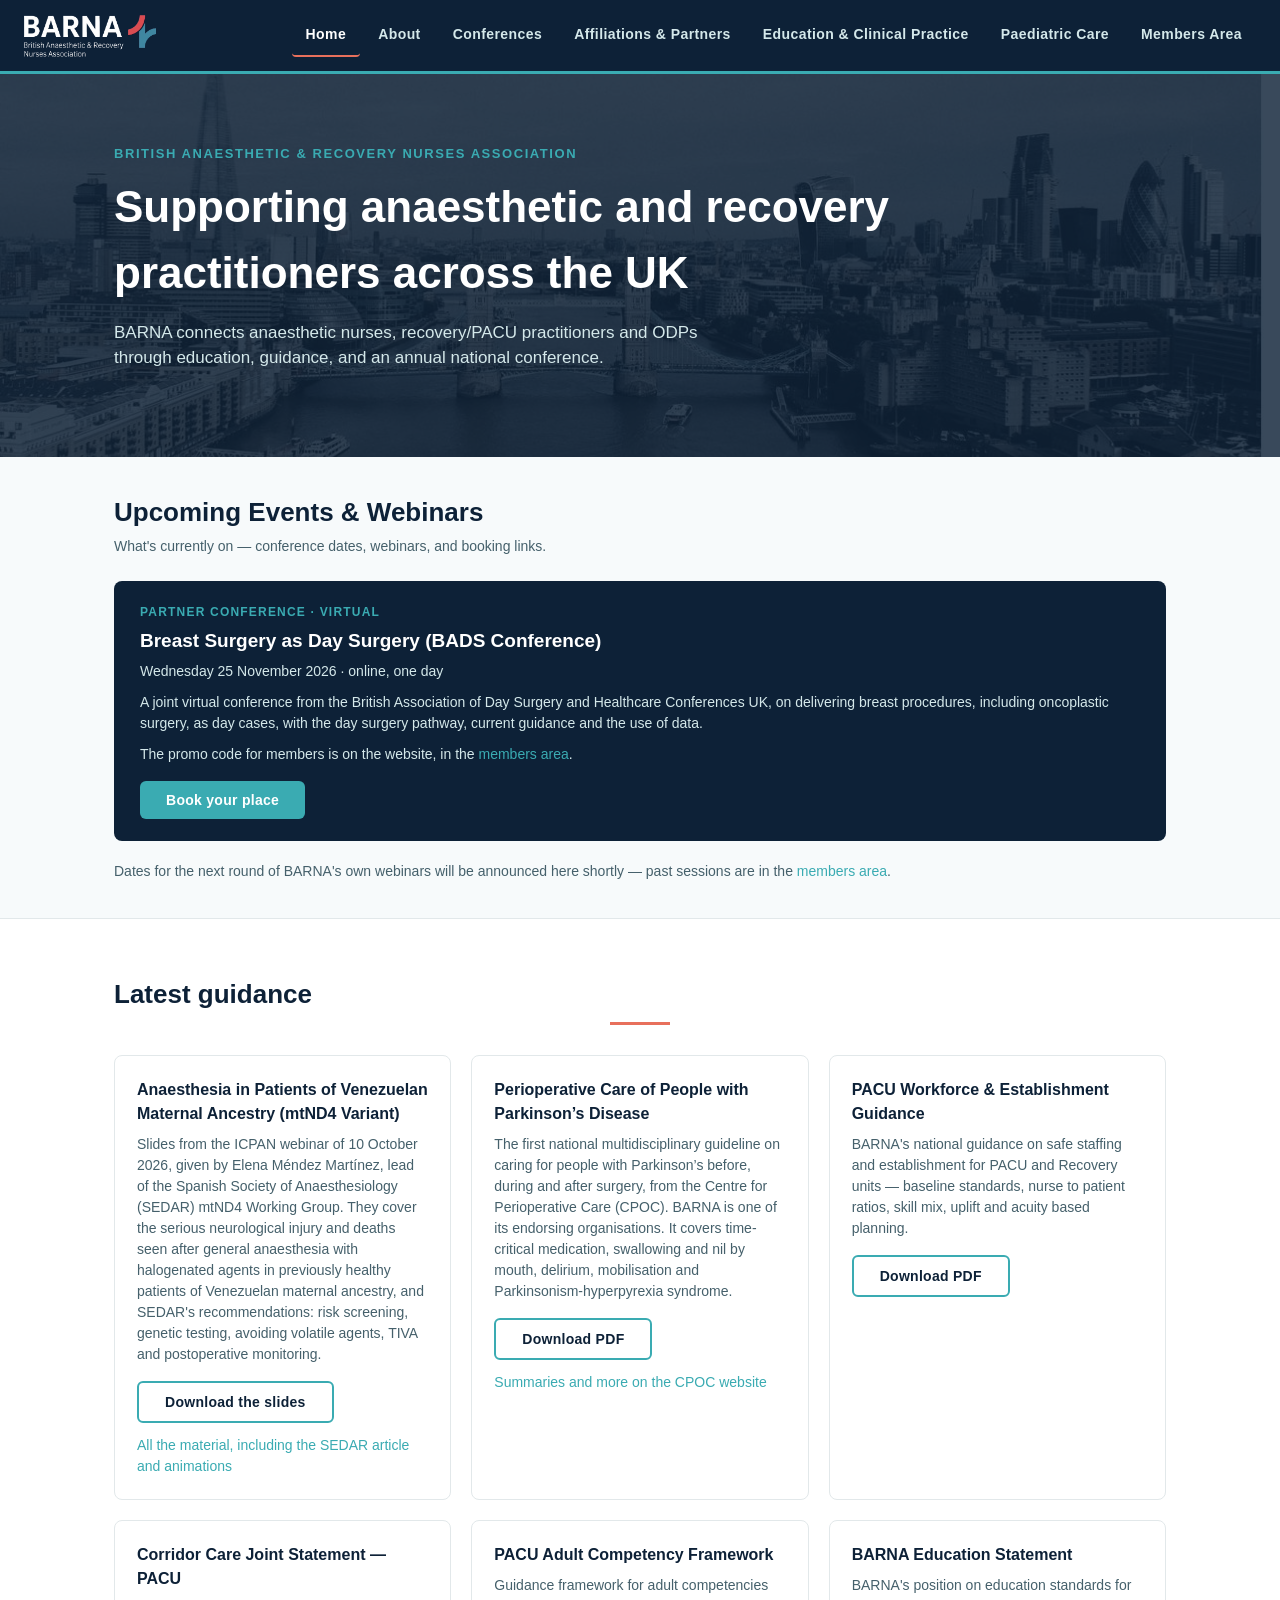
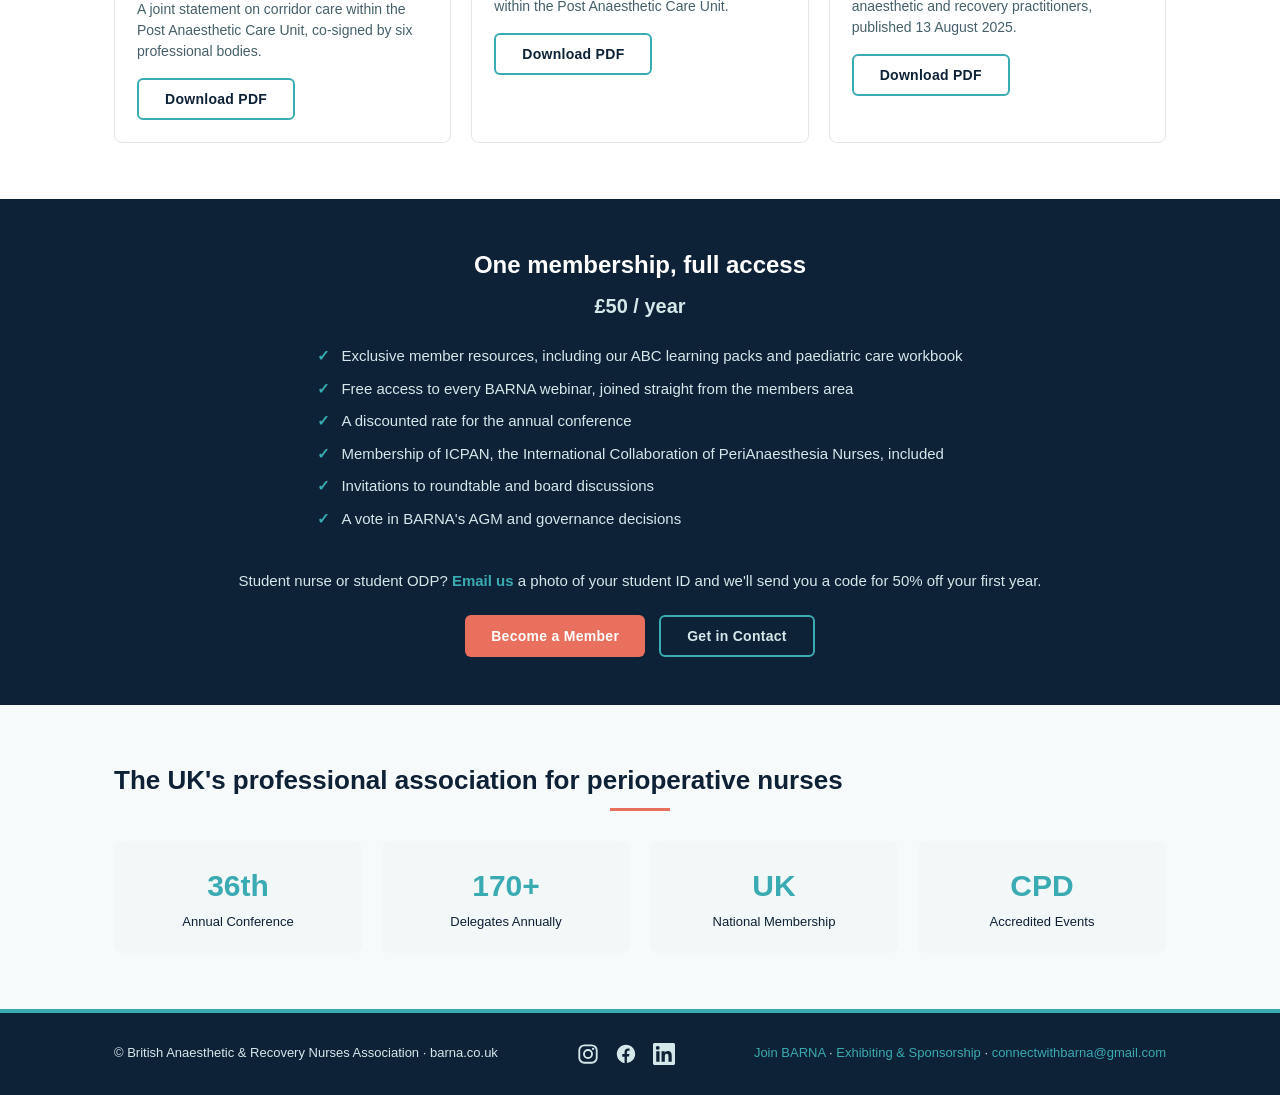
<file: index.html>
<!DOCTYPE html>
<html lang="en">
<head>
<meta charset="UTF-8">
<meta name="viewport" content="width=device-width, initial-scale=1.0">
<title>BARNA — British Anaesthetic &amp; Recovery Nurses Association</title>
<link rel="stylesheet" href="css/style.css">
<script data-memberstack-app="app_cmrummrg0005e0su88onb4fmk"
        src="https://static.memberstack.com/scripts/v2/memberstack.js"
        type="text/javascript">
</script>
</head>
<body>

<!-- ============ SHARED HEADER — paste identically at the top of every page ============ -->
<header class="site-header">
  <div class="nav-inner">
    <a class="logo-link" href="index.html">
      <img src="images/barna-logo.png" alt="BARNA — British Anaesthetic & Recovery Nurses Association">
    </a>
    <nav class="site-nav">
      <ul>
        <li><a href="index.html" class="current">Home</a></li>
        <li><a href="about.html">About</a></li>
        <li><a href="conferences.html">Conferences</a></li>
        <li><a href="affiliations.html">Affiliations &amp; Partners</a></li>
        <li><a href="education-clinical.html">Education &amp; Clinical Practice</a></li>
        <li><a href="paediatric.html">Paediatric Care</a></li>
        <li><a href="members.html">Members Area</a></li>
      </ul>
    </nav>
  </div>
</header>
<!-- ============ END SHARED HEADER ============ -->


<!-- ============ HERO ============ -->
<section class="hero">
  <div class="wrap">
    <div class="hero-eyebrow">BRITISH ANAESTHETIC &amp; RECOVERY NURSES ASSOCIATION</div>
    <h1>Supporting anaesthetic and recovery<br>practitioners across the UK</h1>
    <p class="lead">
      BARNA connects anaesthetic nurses, recovery/PACU practitioners and ODPs
      through education, guidance, and an annual national conference.
    </p>
  </div>
</section>


<!-- ============================================================
     EVENTS & WEBINARS — this is now THE one place to update.
     Add a notice-card block for each live conference/webinar,
     delete it once it's passed. Nothing else on the site needs
     touching when an event changes.
     ============================================================ -->
<section class="notices">
  <div class="wrap">
    <h2 class="section-title" style="margin-bottom:4px;">Upcoming Events &amp; Webinars</h2>
    <p style="color:#45606b; font-size:14px; margin:0 0 24px;">What's currently on — conference dates, webinars, and booking links.</p>

    <!-- EDIT: one notice-card per live event. Copy the block below for each event, delete it once it's passed.
         When nothing is on, leave the "coming soon" card in its place so the section is never empty.

    <div class="notice-card">
      <div>
        <div class="label">UPCOMING WEBINAR</div>
        <h3>Webinar title</h3>
        <p>Day DD Month YYYY &middot; Online via Microsoft Teams</p>
      </div>
      <a href="members.html" class="btn btn-teal">Join in the members area</a>
    </div>
    -->

    <!-- Partner event shared at the request of Becka Miller, Healthcare Conferences UK (Aug 2026).
         Not run by BARNA. Delete this card after 25 November 2026. -->
    <div class="notice-card">
      <div>
        <div class="label">PARTNER CONFERENCE &middot; VIRTUAL</div>
        <h3>Breast Surgery as Day Surgery (BADS Conference)</h3>
        <p>Wednesday 25 November 2026 &middot; online, one day</p>
        <p style="margin-top:10px;">A joint virtual conference from the British Association of Day Surgery and Healthcare Conferences UK, on delivering breast procedures, including oncoplastic surgery, as day cases, with the day surgery pathway, current guidance and the use of data.</p>
        <p style="margin-top:10px;">The promo code for members is on the website, in the <a href="members.html#bads-discount" style="color:var(--teal);">members area</a>.</p>
      </div>
      <a href="https://www.healthcareconferencesuk.co.uk/virtual-online-courses/breast-surgery-as-day-surgery" target="_blank" rel="noopener" class="btn btn-teal">Book your place</a>
    </div>

    <p style="color:#45606b; font-size:14px; margin:20px 0 0;">Dates for the next round of BARNA's own webinars will be announced here shortly &mdash; past sessions are in the <a href="members.html" style="color:var(--teal);">members area</a>.</p>
  </div>
</section>


<!-- ============ RESOURCES / DOWNLOADS ============ -->
<section>
  <div class="wrap">
    <h2 class="section-title">Latest guidance</h2>
    <hr class="section-divider">
    <div class="resource-grid guidance-grid">
      <div class="resource-card">
        <h4>Anaesthesia in Patients of Venezuelan Maternal Ancestry (mtND4 Variant)</h4>
        <p>Slides from the ICPAN webinar of 10 October 2026, given by Elena M&eacute;ndez Mart&iacute;nez, lead of the Spanish Society of Anaesthesiology (SEDAR) mtND4 Working Group. They cover the serious neurological injury and deaths seen after general anaesthesia with halogenated agents in previously healthy patients of Venezuelan maternal ancestry, and SEDAR's recommendations: risk screening, genetic testing, avoiding volatile agents, TIVA and postoperative monitoring.</p>
        <!-- All of it is open to everyone (Isabel Diez Martin, 10 Oct 2026). The full set
             lives on education-clinical.html#mtnd4; this card just points there. -->
        <a href="assets/documents/webinars/icpan_mtnd4_elena_mendez_slides_oct_2026.pdf" class="btn btn-outline" style="color:var(--navy); border-color:var(--teal);" target="_blank" rel="noopener">Download the slides</a>
        <p style="margin:12px 0 0;"><a href="education-clinical.html#mtnd4" style="color:var(--teal);">All the material, including the SEDAR article and animations</a></p>
      </div>
      <div class="resource-card">
        <h4>Perioperative Care of People with Parkinson&rsquo;s Disease</h4>
        <p>The first national multidisciplinary guideline on caring for people with Parkinson&rsquo;s before, during and after surgery, from the Centre for Perioperative Care (CPOC). BARNA is one of its endorsing organisations. It covers time-critical medication, swallowing and nil by mouth, delirium, mobilisation and Parkinsonism-hyperpyrexia syndrome.</p>
        <!-- Links straight to CPOC's PDF rather than a copy here, so it stays their current version. -->
        <a href="https://www.cpoc.org.uk/sites/cpoc/files/documents/2026-10/Clinical_Guideline_for_Perioperative_Care_of_people_with_Parkinson%E2%80%99s_Disease.pdf" class="btn btn-outline" style="color:var(--navy); border-color:var(--teal);" target="_blank" rel="noopener">Download PDF</a>
        <p style="margin:12px 0 0;"><a href="https://www.cpoc.org.uk/guidelines-resources-guidelines/clinical-guideline-perioperative-care-people-parkinsons-disease" target="_blank" rel="noopener" style="color:var(--teal);">Summaries and more on the CPOC website</a></p>
      </div>
      <div class="resource-card">
        <h4>PACU Workforce &amp; Establishment Guidance</h4>
        <p>BARNA's national guidance on safe staffing and establishment for PACU and Recovery units &mdash; baseline standards, nurse to patient ratios, skill mix, uplift and acuity based planning.</p>
        <a href="files/barna_workforce_establishment_guidance_pacu_2026.pdf" class="btn btn-outline" style="color:var(--navy); border-color:var(--teal);" target="_blank" rel="noopener">Download PDF</a>
      </div>
      <div class="resource-card">
        <h4>Corridor Care Joint Statement — PACU</h4>
        <p>A joint statement on corridor care within the Post Anaesthetic Care Unit, co-signed by six professional bodies.</p>
        <a href="files/barna_joint_statement_corridor_care_pacu_2026.pdf" class="btn btn-outline" style="color:var(--navy); border-color:var(--teal);" target="_blank" rel="noopener">Download PDF</a>
      </div>
      <div class="resource-card">
        <h4>PACU Adult Competency Framework</h4>
        <p>Guidance framework for adult competencies within the Post Anaesthetic Care Unit.</p>
        <a href="files/adult_pacu_competencies_barna.pdf" class="btn btn-outline" style="color:var(--navy); border-color:var(--teal);" target="_blank" rel="noopener">Download PDF</a>
      </div>
      <div class="resource-card">
        <h4>BARNA Education Statement</h4>
        <p>BARNA's position on education standards for anaesthetic and recovery practitioners, published 13 August 2025.</p>
        <a href="assets/documents/barna_-_education_statement_-_final_version_13.08.2025.pdf" class="btn btn-outline" style="color:var(--navy); border-color:var(--teal);" target="_blank" rel="noopener">Download PDF</a>
      </div>
    </div>
  </div>
</section>


<!-- ============ CTA BAND ============ -->
<section class="cta-band">
  <div class="wrap">
    <h2>One membership, full access</h2>
    <p class="cta-price">£50 / year</p>
    <ul class="cta-benefits">
      <li>Exclusive member resources, including our ABC learning packs and paediatric care workbook</li>
      <li>Free access to every BARNA webinar, joined straight from the members area</li>
      <li>A discounted rate for the annual conference</li>
      <li>Membership of ICPAN, the International Collaboration of PeriAnaesthesia Nurses, included</li>
      <li>Invitations to roundtable and board discussions</li>
      <li>A vote in BARNA's AGM and governance decisions</li>
    </ul>
    <p class="cta-student">Student nurse or student ODP? <a href="mailto:barnamemsec@gmail.com?subject=Student%20discount%20code">Email us</a> a photo of your student ID and we'll send you a code for 50% off your first year.</p>
    <div class="cta-actions">
      <a data-ms-modal="signup" data-ms-redirect="current-url" data-ms-price:add="prc_annual-barna-membership-3y5t08ng" href="#" class="btn btn-coral">Become a Member</a>
      <!-- EDIT: mailto works for a simple contact button; swap for a contact page link if you build one later -->
      <a href="mailto:connectwithbarna@gmail.com" class="btn btn-outline">Get in Contact</a>
    </div>
  </div>
</section>


<!-- ============ ABOUT / STATS ============ -->
<section style="background:#F7FAFB;">
  <div class="wrap">
    <h2 class="section-title">The UK's professional association for perioperative nurses</h2>
    <hr class="section-divider">
    <div class="stats-grid">
      <div class="stat-card"><div class="big">36th</div><div class="small">Annual Conference</div></div>
      <div class="stat-card"><div class="big">170+</div><div class="small">Delegates Annually</div></div>
      <div class="stat-card"><div class="big">UK</div><div class="small">National Membership</div></div>
      <div class="stat-card"><div class="big">CPD</div><div class="small">Accredited Events</div></div>
    </div>
  </div>
</section>


<!-- ============ SHARED FOOTER — paste identically at the bottom of every page ============ -->
<footer class="site-footer">
  <div class="wrap footer-inner">
    <div>&copy; British Anaesthetic &amp; Recovery Nurses Association &middot; barna.co.uk</div>

    <!-- Social links — icons are inline SVG so there are no extra image files
         to load and they inherit the brand colours from css/style.css -->
    <div class="footer-social">
      <a href="https://www.instagram.com/barnauknurses" target="_blank" rel="noopener" aria-label="BARNA on Instagram" title="Instagram">
        <svg viewBox="0 0 24 24" aria-hidden="true" focusable="false" fill="none" stroke="currentColor" stroke-width="2">
          <rect x="2.5" y="2.5" width="19" height="19" rx="5.5"/>
          <circle cx="12" cy="12" r="4.4"/>
          <circle cx="17.6" cy="6.4" r="1.3" fill="currentColor" stroke="none"/>
        </svg>
      </a>
      <a href="https://www.facebook.com/share/1EL6rZkJUF/" target="_blank" rel="noopener" aria-label="BARNA on Facebook" title="Facebook">
        <svg viewBox="0 0 24 24" aria-hidden="true" focusable="false" fill="currentColor">
          <path d="M22 12.06C22 6.5 17.52 2 12 2S2 6.5 2 12.06c0 5 3.66 9.15 8.44 9.94v-7.03H7.9v-2.9h2.54V9.85c0-2.51 1.49-3.9 3.77-3.9.78 0 1.63.14 1.63.14v2.46h-1.24c-1.22 0-1.6.76-1.6 1.54v1.85h2.72l-.43 2.9h-2.29v7.03C18.34 21.21 22 17.06 22 12.06Z"/>
        </svg>
      </a>
      <a href="https://www.linkedin.com/company/barna-british-anaesthetic-recovery-nurses-association/" target="_blank" rel="noopener" aria-label="BARNA on LinkedIn" title="LinkedIn">
        <svg viewBox="0 0 24 24" aria-hidden="true" focusable="false" fill="currentColor">
          <path d="M20.45 20.45h-3.56v-5.57c0-1.33-.03-3.04-1.85-3.04-1.86 0-2.14 1.45-2.14 2.94v5.67H9.35V9h3.41v1.56h.05c.47-.9 1.63-1.85 3.36-1.85 3.6 0 4.27 2.37 4.27 5.45v6.29ZM5.34 7.43a2.07 2.07 0 1 1 0-4.13 2.07 2.07 0 0 1 0 4.13Zm1.78 13.02H3.55V9h3.57v11.45ZM22.22 0H1.77C.79 0 0 .77 0 1.72v20.56C0 23.23.79 24 1.77 24h20.45c.98 0 1.78-.77 1.78-1.72V1.72C24 .77 23.2 0 22.22 0Z"/>
        </svg>
      </a>
    </div>

    <div>
      <a href="#" data-ms-modal="signup" data-ms-price:add="prc_annual-barna-membership-3y5t08ng" data-ms-redirect="current-url">Join BARNA</a> &middot;
      <!-- links straight to Adela's email for exhibition/sponsorship enquiries -->
      <a href="mailto:danciuadela@gmail.com">Exhibiting &amp; Sponsorship</a> &middot;
      <a href="mailto:connectwithbarna@gmail.com">connectwithbarna@gmail.com</a>
    </div>
  </div>
</footer>
<!-- ============ END SHARED FOOTER ============ -->

</body>
</html>
</file>
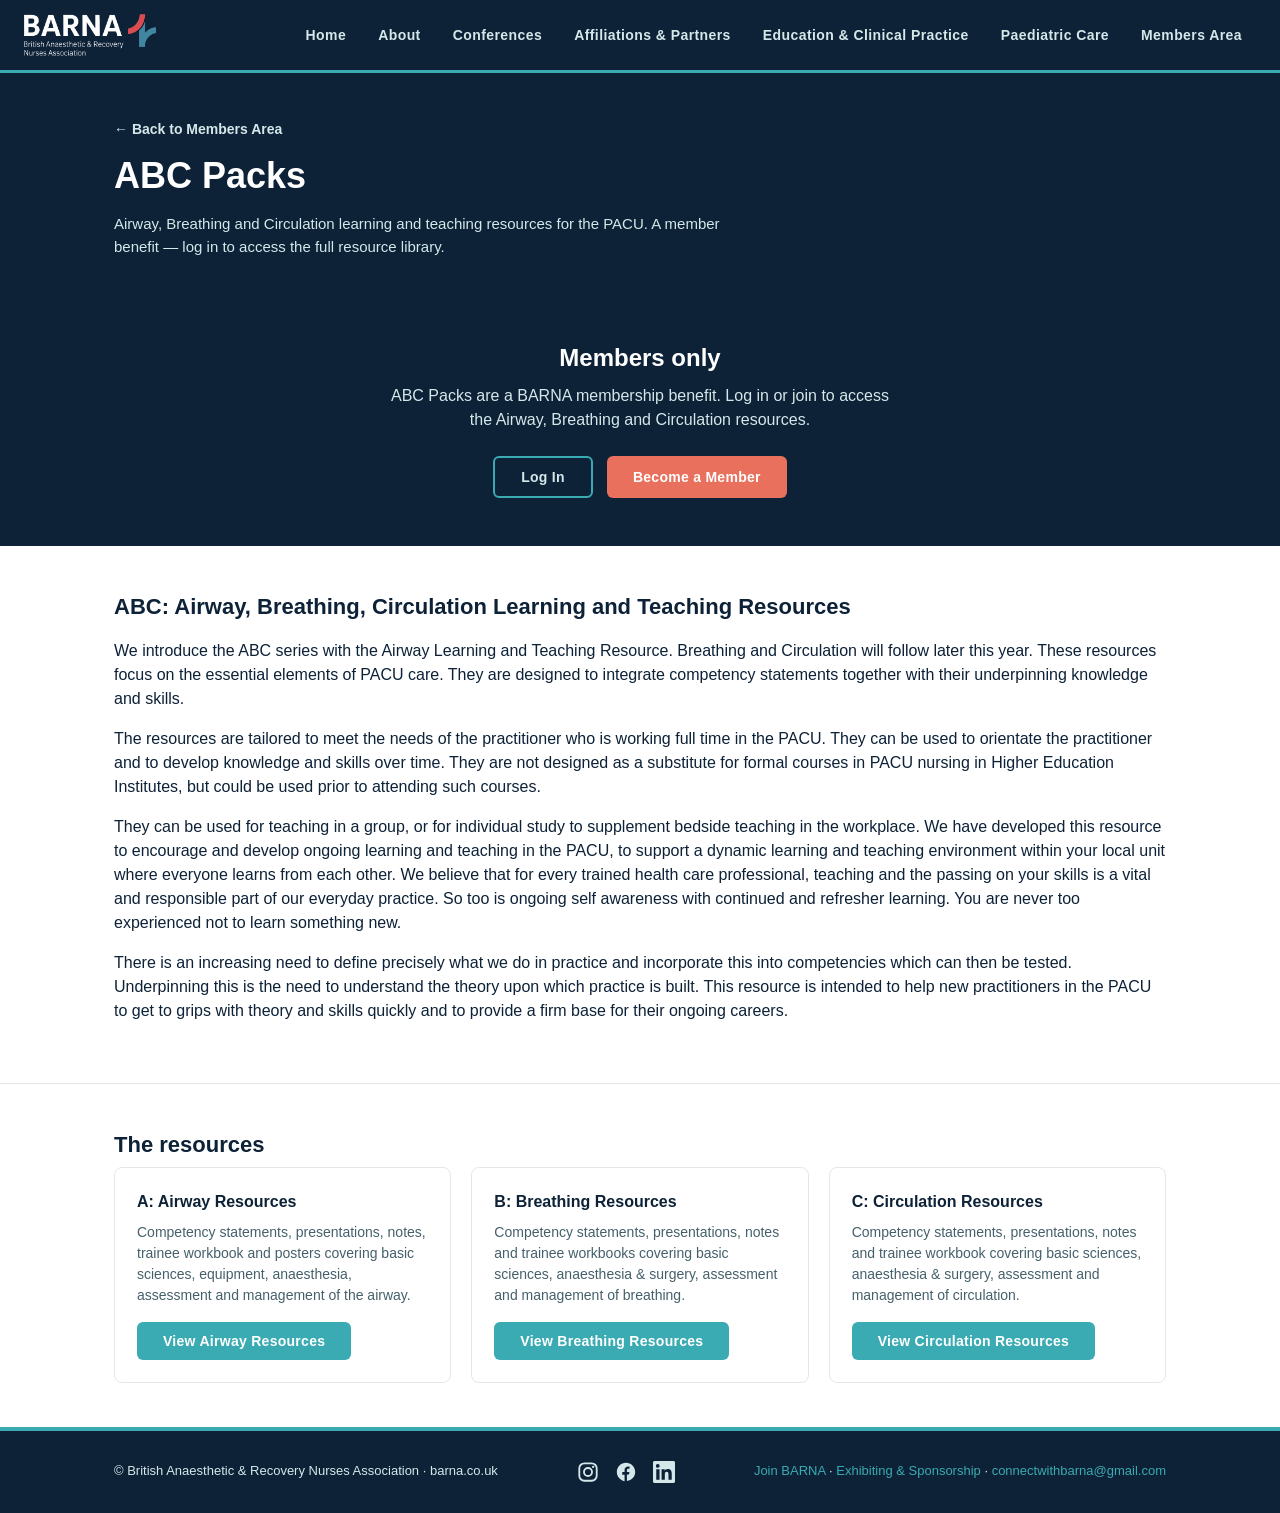
<file: abc-packs.html>
<!DOCTYPE html>
<html lang="en">
<head>
<meta charset="UTF-8">
<meta name="viewport" content="width=device-width, initial-scale=1.0">
<title>ABC Packs — BARNA</title>
<link rel="stylesheet" href="css/style.css">
<script data-memberstack-app="app_cmrummrg0005e0su88onb4fmk"
        src="https://static.memberstack.com/scripts/v2/memberstack.js"
        type="text/javascript">
</script>
</head>
<body>

<!-- ============ SHARED HEADER — paste identically at the top of every page ============ -->
<header class="site-header">
  <div class="nav-inner">
    <a class="logo-link" href="index.html">
      <img src="images/barna-logo.png" alt="BARNA — British Anaesthetic & Recovery Nurses Association">
    </a>
    <nav class="site-nav">
      <ul>
        <li><a href="index.html">Home</a></li>
        <li><a href="about.html">About</a></li>
        <li><a href="conferences.html">Conferences</a></li>
        <li><a href="affiliations.html">Affiliations &amp; Partners</a></li>
        <li><a href="education-clinical.html">Education &amp; Clinical Practice</a></li>
        <li><a href="paediatric.html">Paediatric Care</a></li>
        <li><a href="members.html">Members Area</a></li>
      </ul>
    </nav>
  </div>
</header>
<!-- ============ END SHARED HEADER ============ -->

<section class="page-header">
  <div class="wrap">
    <p style="margin:0 0 8px;"><a href="members.html" style="color:var(--offwhite); font-weight:bold; font-size:14px;">&larr; Back to Members Area</a></p>
    <h1>ABC Packs</h1>
    <p class="lead">Airway, Breathing and Circulation learning and teaching resources for the PACU. A member benefit — log in to access the full resource library.</p>
  </div>
</section>

<!-- ============ LOGGED OUT ============ -->
<section class="cta-band" data-ms-content="!barna-members-area">
  <div class="wrap">
    <h2>Members only</h2>
    <p style="color:var(--offwhite); max-width:520px; margin:0 auto 24px;">ABC Packs are a BARNA membership benefit. Log in or join to access the Airway, Breathing and Circulation resources.</p>
    <div class="cta-actions">
      <a href="#" data-ms-modal="login" data-ms-redirect="current-url" class="btn btn-outline">Log In</a>
      <a href="#" data-ms-modal="signup" data-ms-price:add="prc_annual-barna-membership-3y5t08ng" data-ms-redirect="current-url" class="btn btn-coral">Become a Member</a>
    </div>
  </div>
</section>

<!-- ============ LOGGED IN ============ -->
<div data-ms-content="barna-members-area">

  <section class="content-section">
    <div class="wrap">
      <h2>ABC: Airway, Breathing, Circulation Learning and Teaching Resources</h2>
      <p>We introduce the ABC series with the Airway Learning and Teaching Resource. Breathing and Circulation will follow later this year. These resources focus on the essential elements of PACU care. They are designed to integrate competency statements together with their underpinning knowledge and skills.</p>
      <p>The resources are tailored to meet the needs of the practitioner who is working full time in the PACU. They can be used to orientate the practitioner and to develop knowledge and skills over time. They are not designed as a substitute for formal courses in PACU nursing in Higher Education Institutes, but could be used prior to attending such courses.</p>
      <p>They can be used for teaching in a group, or for individual study to supplement bedside teaching in the workplace. We have developed this resource to encourage and develop ongoing learning and teaching in the PACU, to support a dynamic learning and teaching environment within your local unit where everyone learns from each other. We believe that for every trained health care professional, teaching and the passing on your skills is a vital and responsible part of our everyday practice. So too is ongoing self awareness with continued and refresher learning. You are never too experienced not to learn something new.</p>
      <p>There is an increasing need to define precisely what we do in practice and incorporate this into competencies which can then be tested. Underpinning this is the need to understand the theory upon which practice is built. This resource is intended to help new practitioners in the PACU to get to grips with theory and skills quickly and to provide a firm base for their ongoing careers.</p>
    </div>
  </section>

  <section class="content-section">
    <div class="wrap">
      <h2>The resources</h2>
      <div class="resource-grid">
        <div class="resource-card">
          <h4>A: Airway Resources</h4>
          <p>Competency statements, presentations, notes, trainee workbook and posters covering basic sciences, equipment, anaesthesia, assessment and management of the airway.</p>
          <a href="airway-grid.html" class="btn btn-teal">View Airway Resources</a>
        </div>
        <div class="resource-card">
          <h4>B: Breathing Resources</h4>
          <p>Competency statements, presentations, notes and trainee workbooks covering basic sciences, anaesthesia &amp; surgery, assessment and management of breathing.</p>
          <a href="breathing-grid.html" class="btn btn-teal">View Breathing Resources</a>
        </div>
        <div class="resource-card">
          <h4>C: Circulation Resources</h4>
          <p>Competency statements, presentations, notes and trainee workbook covering basic sciences, anaesthesia &amp; surgery, assessment and management of circulation.</p>
          <a href="circulation-grid.html" class="btn btn-teal">View Circulation Resources</a>
        </div>
      </div>
    </div>
  </section>

</div>

<!-- ============ SHARED FOOTER — paste identically at the bottom of every page ============ -->
<footer class="site-footer">
  <div class="wrap footer-inner">
    <div>&copy; British Anaesthetic &amp; Recovery Nurses Association &middot; barna.co.uk</div>

    <!-- Social links — icons are inline SVG so there are no extra image files
         to load and they inherit the brand colours from css/style.css -->
    <div class="footer-social">
      <a href="https://www.instagram.com/barnauknurses" target="_blank" rel="noopener" aria-label="BARNA on Instagram" title="Instagram">
        <svg viewBox="0 0 24 24" aria-hidden="true" focusable="false" fill="none" stroke="currentColor" stroke-width="2">
          <rect x="2.5" y="2.5" width="19" height="19" rx="5.5"/>
          <circle cx="12" cy="12" r="4.4"/>
          <circle cx="17.6" cy="6.4" r="1.3" fill="currentColor" stroke="none"/>
        </svg>
      </a>
      <a href="https://www.facebook.com/share/1EL6rZkJUF/" target="_blank" rel="noopener" aria-label="BARNA on Facebook" title="Facebook">
        <svg viewBox="0 0 24 24" aria-hidden="true" focusable="false" fill="currentColor">
          <path d="M22 12.06C22 6.5 17.52 2 12 2S2 6.5 2 12.06c0 5 3.66 9.15 8.44 9.94v-7.03H7.9v-2.9h2.54V9.85c0-2.51 1.49-3.9 3.77-3.9.78 0 1.63.14 1.63.14v2.46h-1.24c-1.22 0-1.6.76-1.6 1.54v1.85h2.72l-.43 2.9h-2.29v7.03C18.34 21.21 22 17.06 22 12.06Z"/>
        </svg>
      </a>
      <a href="https://www.linkedin.com/company/barna-british-anaesthetic-recovery-nurses-association/" target="_blank" rel="noopener" aria-label="BARNA on LinkedIn" title="LinkedIn">
        <svg viewBox="0 0 24 24" aria-hidden="true" focusable="false" fill="currentColor">
          <path d="M20.45 20.45h-3.56v-5.57c0-1.33-.03-3.04-1.85-3.04-1.86 0-2.14 1.45-2.14 2.94v5.67H9.35V9h3.41v1.56h.05c.47-.9 1.63-1.85 3.36-1.85 3.6 0 4.27 2.37 4.27 5.45v6.29ZM5.34 7.43a2.07 2.07 0 1 1 0-4.13 2.07 2.07 0 0 1 0 4.13Zm1.78 13.02H3.55V9h3.57v11.45ZM22.22 0H1.77C.79 0 0 .77 0 1.72v20.56C0 23.23.79 24 1.77 24h20.45c.98 0 1.78-.77 1.78-1.72V1.72C24 .77 23.2 0 22.22 0Z"/>
        </svg>
      </a>
    </div>

    <div>
      <a href="#" data-ms-modal="signup" data-ms-price:add="prc_annual-barna-membership-3y5t08ng" data-ms-redirect="current-url">Join BARNA</a> &middot;
      <!-- links straight to Adela's email for exhibition/sponsorship enquiries -->
      <a href="mailto:danciuadela@gmail.com">Exhibiting &amp; Sponsorship</a> &middot;
      <a href="mailto:connectwithbarna@gmail.com">connectwithbarna@gmail.com</a>
    </div>
  </div>
</footer>
<!-- ============ END SHARED FOOTER ============ -->

</body>
</html>
</file>
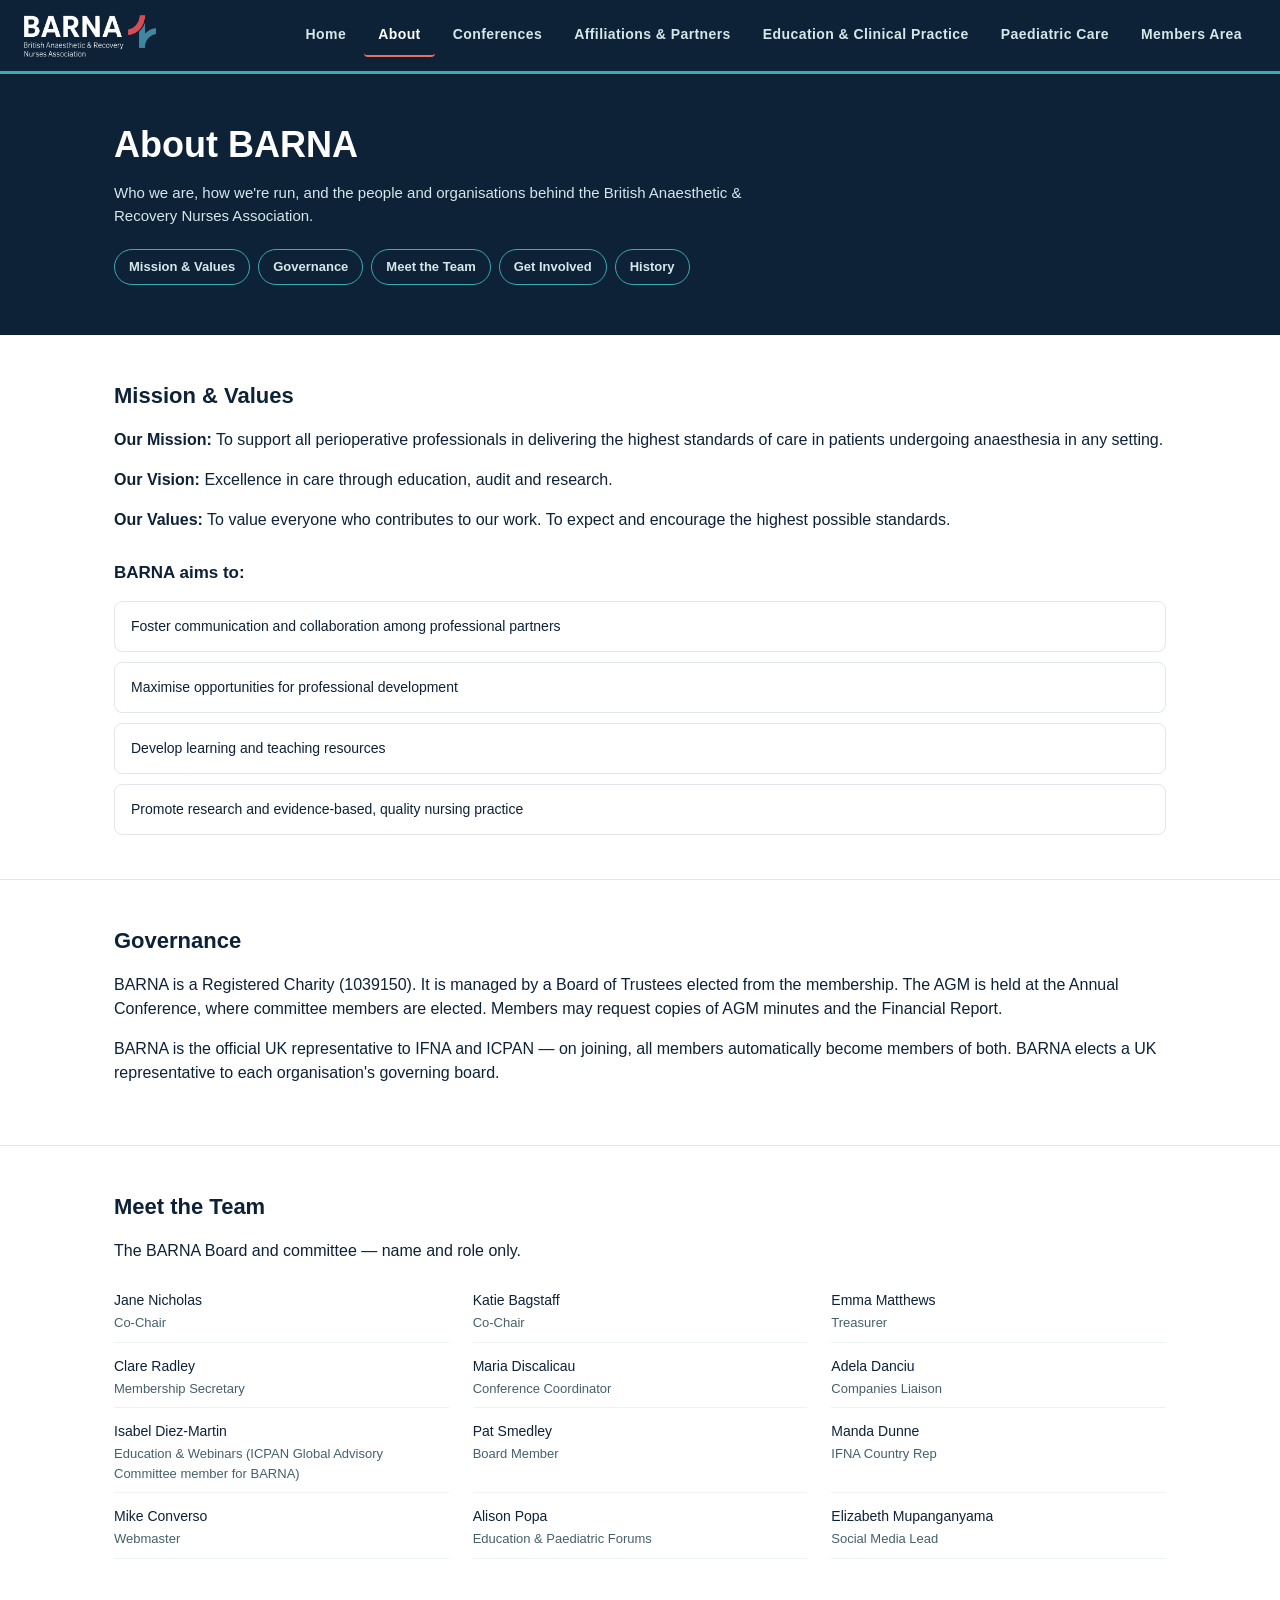
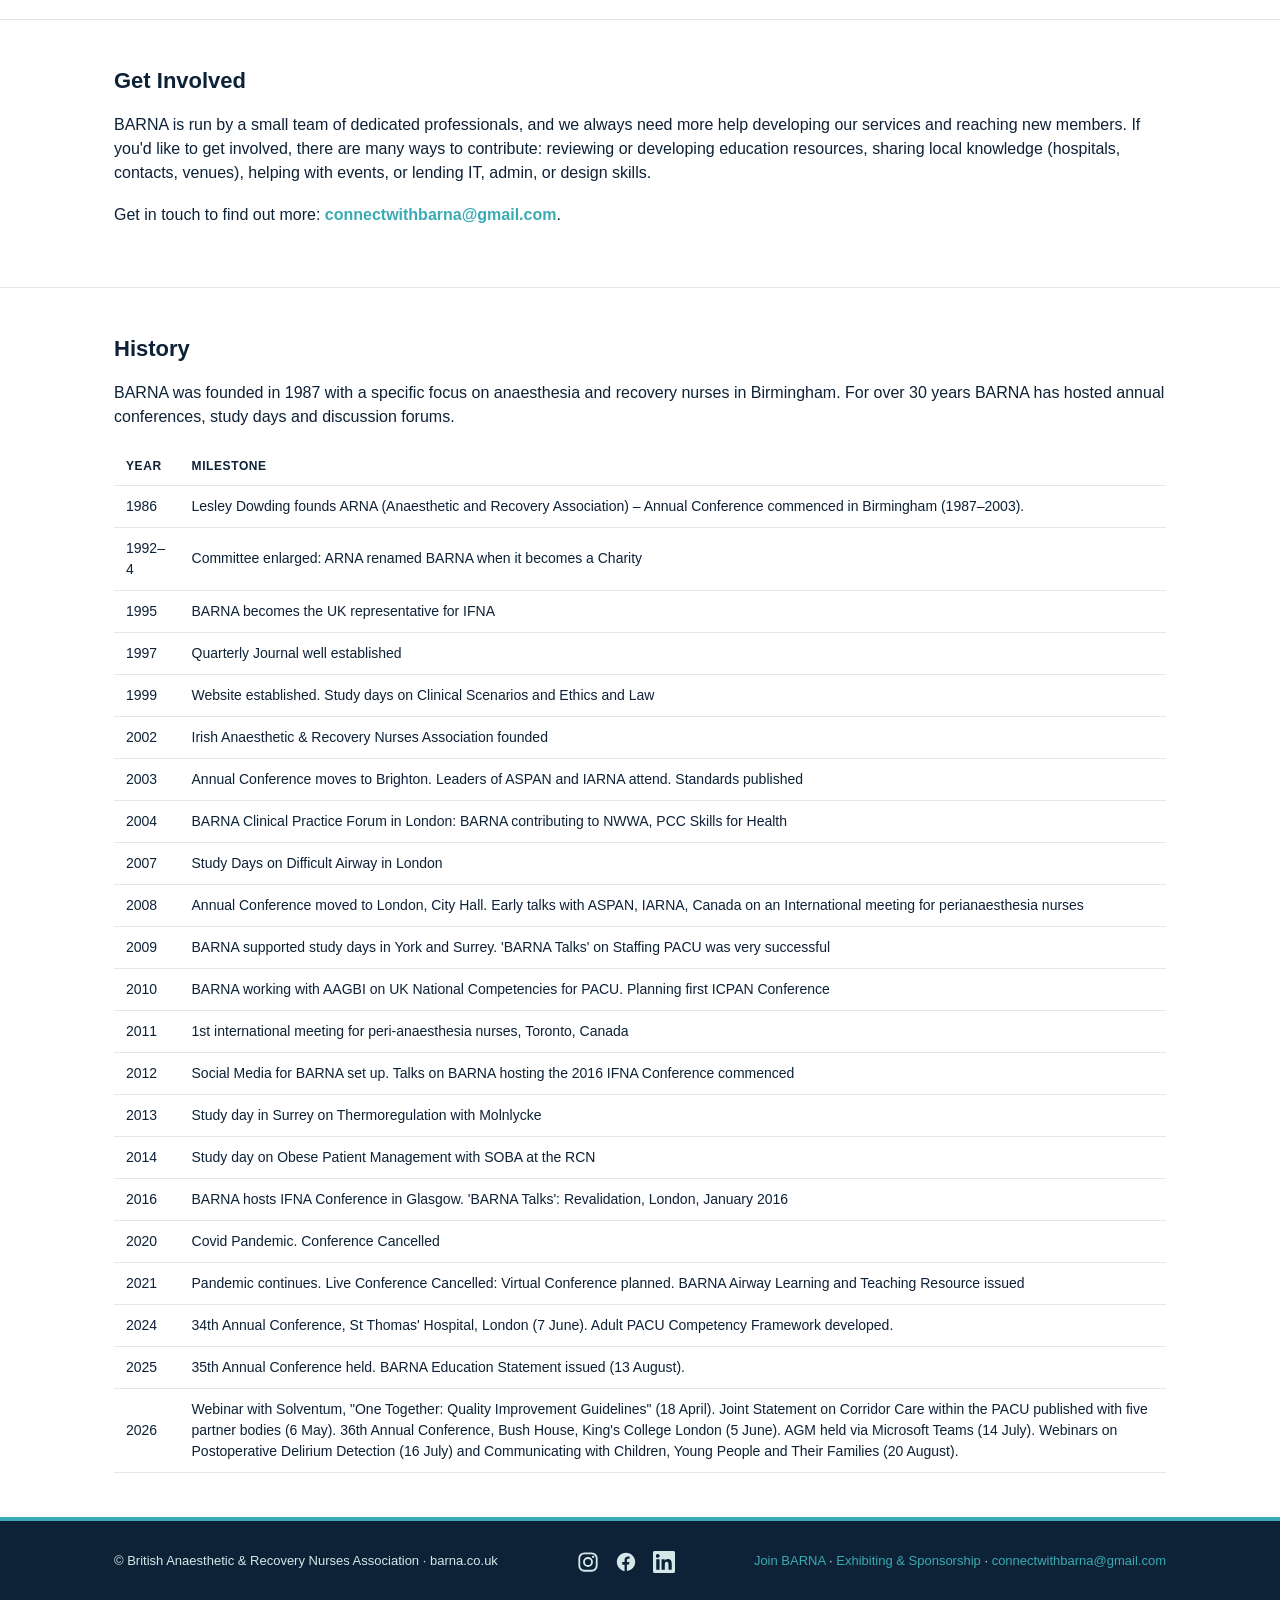
<file: about.html>
<!DOCTYPE html>
<html lang="en">
<head>
<meta charset="UTF-8">
<meta name="viewport" content="width=device-width, initial-scale=1.0">
<title>About BARNA — BARNA</title>
<link rel="stylesheet" href="css/style.css">
<script data-memberstack-app="app_cmrummrg0005e0su88onb4fmk"
        src="https://static.memberstack.com/scripts/v2/memberstack.js"
        type="text/javascript">
</script>
</head>
<body>

<!-- ============ SHARED HEADER — paste identically at the top of every page ============ -->
<header class="site-header">
  <div class="nav-inner">
    <a class="logo-link" href="index.html">
      <img src="images/barna-logo.png" alt="BARNA — British Anaesthetic & Recovery Nurses Association">
    </a>
    <nav class="site-nav">
      <ul>
        <li><a href="index.html">Home</a></li>
        <li><a href="about.html" class="current">About</a></li>
        <li><a href="conferences.html">Conferences</a></li>
        <li><a href="affiliations.html">Affiliations &amp; Partners</a></li>
        <li><a href="education-clinical.html">Education &amp; Clinical Practice</a></li>
        <li><a href="paediatric.html">Paediatric Care</a></li>
        <li><a href="members.html">Members Area</a></li>
      </ul>
    </nav>
  </div>
</header>
<!-- ============ END SHARED HEADER ============ -->

<section class="page-header">
  <div class="wrap">
    <h1>About BARNA</h1>
    <p class="lead">Who we are, how we're run, and the people and organisations behind the British Anaesthetic &amp; Recovery Nurses Association.</p>
    <ul class="jump-nav">
      <li><a href="#ideology">Mission &amp; Values</a></li>
      <li><a href="#governance">Governance</a></li>
      <li><a href="#team">Meet the Team</a></li>
      <li><a href="#get-involved">Get Involved</a></li>
      <li><a href="#history">History</a></li>
    </ul>
  </div>
</section>

<!-- ============ 1. INTRO / CORE IDEOLOGY ============ -->
<section class="content-section" id="ideology">
  <div class="wrap">
    <h2>Mission &amp; Values</h2>
    <p><strong>Our Mission:</strong> To support all perioperative professionals in delivering the highest standards of care in patients undergoing anaesthesia in any setting.</p>
    <p><strong>Our Vision:</strong> Excellence in care through education, audit and research.</p>
    <p><strong>Our Values:</strong> To value everyone who contributes to our work. To expect and encourage the highest possible standards.</p>

    <h3>BARNA aims to:</h3>
    <ul class="aims-list">
      <li>Foster communication and collaboration among professional partners</li>
      <li>Maximise opportunities for professional development</li>
      <li>Develop learning and teaching resources</li>
      <li>Promote research and evidence-based, quality nursing practice</li>
    </ul>
  </div>
</section>

<!-- ============ 2. GOVERNANCE ============ -->
<section class="content-section" id="governance">
  <div class="wrap">
    <h2>Governance</h2>
    <p>
      BARNA is a Registered Charity (1039150). It is managed by a
      Board of Trustees elected from the membership. The AGM is held at the Annual Conference,
      where committee members are elected. Members may request copies of AGM minutes and the
      Financial Report.
    </p>
    <p>
      BARNA is the official UK representative to IFNA and ICPAN — on joining, all members
      automatically become members of both. BARNA elects a UK representative to each
      organisation's governing board.
    </p>
  </div>
</section>

<!-- ============ 3. MEET THE TEAM ============ -->
<section class="content-section" id="team">
  <div class="wrap">
    <h2>Meet the Team</h2>
    <p>The BARNA Board and committee — name and role only.</p>
    <ul class="team-grid">
      <li>Jane Nicholas<span class="role">Co-Chair</span></li>
      <li>Katie Bagstaff<span class="role">Co-Chair</span></li>
      <li>Emma Matthews<span class="role">Treasurer</span></li>
      <li>Clare Radley<span class="role">Membership Secretary</span></li>
      <li>Maria Discalicau<span class="role">Conference Coordinator</span></li>
      <li>Adela Danciu<span class="role">Companies Liaison</span></li>
      <li>Isabel Diez-Martin<span class="role">Education &amp; Webinars (ICPAN Global Advisory Committee member for BARNA)</span></li>
      <li>Pat Smedley<span class="role">Board Member</span></li>
      <li>Manda Dunne<span class="role">IFNA Country Rep</span></li>
      <li>Mike Converso<span class="role">Webmaster</span></li>
      <li>Alison Popa<span class="role">Education &amp; Paediatric Forums</span></li>
      <li>Elizabeth Mupanganyama<span class="role">Social Media Lead</span></li>
    </ul>
  </div>
</section>

<!-- ============ 4. GET INVOLVED ============ -->
<section class="content-section" id="get-involved">
  <div class="wrap">
    <h2>Get Involved</h2>
    <p>
      BARNA is run by a small team of dedicated professionals, and we always need more help
      developing our services and reaching new members. If you'd like to get involved, there are
      many ways to contribute: reviewing or developing education resources, sharing local
      knowledge (hospitals, contacts, venues), helping with events, or lending IT, admin, or
      design skills.
    </p>
    <p style="margin-top:18px;">
      <!-- Decision: old Weebly native form replaced with a mailto, in keeping with how the rest of
           this static site handles enquiries (no form backend). Swap for an embedded form later if needed. -->
      Get in touch to find out more: <a href="mailto:connectwithbarna@gmail.com" style="color:var(--teal); font-weight:bold;">connectwithbarna@gmail.com</a>.
    </p>
  </div>
</section>

<!-- ============ 5. HISTORY ============ -->
<section class="content-section" id="history">
  <div class="wrap">
    <h2>History</h2>
    <p>
      BARNA was founded in 1987 with a specific focus on anaesthesia and recovery nurses in
      Birmingham. For over 30 years BARNA has hosted annual conferences, study days and
      discussion forums.
    </p>
    <table class="data-table">
      <thead><tr><th>Year</th><th>Milestone</th></tr></thead>
      <tbody>
        <tr><td>1986</td><td>Lesley Dowding founds ARNA (Anaesthetic and Recovery Association) &ndash; Annual Conference commenced in Birmingham (1987&ndash;2003).</td></tr>
        <tr><td>1992&ndash;4</td><td>Committee enlarged: ARNA renamed BARNA when it becomes a Charity</td></tr>
        <tr><td>1995</td><td>BARNA becomes the UK representative for IFNA</td></tr>
        <tr><td>1997</td><td>Quarterly Journal well established</td></tr>
        <tr><td>1999</td><td>Website established. Study days on Clinical Scenarios and Ethics and Law</td></tr>
        <tr><td>2002</td><td>Irish Anaesthetic &amp; Recovery Nurses Association founded</td></tr>
        <tr><td>2003</td><td>Annual Conference moves to Brighton. Leaders of ASPAN and IARNA attend. Standards published</td></tr>
        <tr><td>2004</td><td>BARNA Clinical Practice Forum in London: BARNA contributing to NWWA, PCC Skills for Health</td></tr>
        <tr><td>2007</td><td>Study Days on Difficult Airway in London</td></tr>
        <tr><td>2008</td><td>Annual Conference moved to London, City Hall. Early talks with ASPAN, IARNA, Canada on an International meeting for perianaesthesia nurses</td></tr>
        <tr><td>2009</td><td>BARNA supported study days in York and Surrey. 'BARNA Talks' on Staffing PACU was very successful</td></tr>
        <tr><td>2010</td><td>BARNA working with AAGBI on UK National Competencies for PACU. Planning first ICPAN Conference</td></tr>
        <tr><td>2011</td><td>1st international meeting for peri-anaesthesia nurses, Toronto, Canada</td></tr>
        <tr><td>2012</td><td>Social Media for BARNA set up. Talks on BARNA hosting the 2016 IFNA Conference commenced</td></tr>
        <tr><td>2013</td><td>Study day in Surrey on Thermoregulation with Molnlycke</td></tr>
        <tr><td>2014</td><td>Study day on Obese Patient Management with SOBA at the RCN</td></tr>
        <tr><td>2016</td><td>BARNA hosts IFNA Conference in Glasgow. 'BARNA Talks': Revalidation, London, January 2016</td></tr>
        <tr><td>2020</td><td>Covid Pandemic. Conference Cancelled</td></tr>
        <tr><td>2021</td><td>Pandemic continues. Live Conference Cancelled: Virtual Conference planned. BARNA Airway Learning and Teaching Resource issued</td></tr>
        <tr><td>2024</td><td>34th Annual Conference, St Thomas' Hospital, London (7 June). Adult PACU Competency Framework developed.</td></tr>
        <tr><td>2025</td><td>35th Annual Conference held. BARNA Education Statement issued (13 August).</td></tr>
        <tr><td>2026</td><td>Webinar with Solventum, "One Together: Quality Improvement Guidelines" (18 April). Joint Statement on Corridor Care within the PACU published with five partner bodies (6 May). 36th Annual Conference, Bush House, King's College London (5 June). AGM held via Microsoft Teams (14 July). Webinars on Postoperative Delirium Detection (16 July) and Communicating with Children, Young People and Their Families (20 August).</td></tr>
      </tbody>
    </table>
  </div>
</section>

<!-- ============ SHARED FOOTER — paste identically at the bottom of every page ============ -->
<footer class="site-footer">
  <div class="wrap footer-inner">
    <div>&copy; British Anaesthetic &amp; Recovery Nurses Association &middot; barna.co.uk</div>

    <!-- Social links — icons are inline SVG so there are no extra image files
         to load and they inherit the brand colours from css/style.css -->
    <div class="footer-social">
      <a href="https://www.instagram.com/barnauknurses" target="_blank" rel="noopener" aria-label="BARNA on Instagram" title="Instagram">
        <svg viewBox="0 0 24 24" aria-hidden="true" focusable="false" fill="none" stroke="currentColor" stroke-width="2">
          <rect x="2.5" y="2.5" width="19" height="19" rx="5.5"/>
          <circle cx="12" cy="12" r="4.4"/>
          <circle cx="17.6" cy="6.4" r="1.3" fill="currentColor" stroke="none"/>
        </svg>
      </a>
      <a href="https://www.facebook.com/share/1EL6rZkJUF/" target="_blank" rel="noopener" aria-label="BARNA on Facebook" title="Facebook">
        <svg viewBox="0 0 24 24" aria-hidden="true" focusable="false" fill="currentColor">
          <path d="M22 12.06C22 6.5 17.52 2 12 2S2 6.5 2 12.06c0 5 3.66 9.15 8.44 9.94v-7.03H7.9v-2.9h2.54V9.85c0-2.51 1.49-3.9 3.77-3.9.78 0 1.63.14 1.63.14v2.46h-1.24c-1.22 0-1.6.76-1.6 1.54v1.85h2.72l-.43 2.9h-2.29v7.03C18.34 21.21 22 17.06 22 12.06Z"/>
        </svg>
      </a>
      <a href="https://www.linkedin.com/company/barna-british-anaesthetic-recovery-nurses-association/" target="_blank" rel="noopener" aria-label="BARNA on LinkedIn" title="LinkedIn">
        <svg viewBox="0 0 24 24" aria-hidden="true" focusable="false" fill="currentColor">
          <path d="M20.45 20.45h-3.56v-5.57c0-1.33-.03-3.04-1.85-3.04-1.86 0-2.14 1.45-2.14 2.94v5.67H9.35V9h3.41v1.56h.05c.47-.9 1.63-1.85 3.36-1.85 3.6 0 4.27 2.37 4.27 5.45v6.29ZM5.34 7.43a2.07 2.07 0 1 1 0-4.13 2.07 2.07 0 0 1 0 4.13Zm1.78 13.02H3.55V9h3.57v11.45ZM22.22 0H1.77C.79 0 0 .77 0 1.72v20.56C0 23.23.79 24 1.77 24h20.45c.98 0 1.78-.77 1.78-1.72V1.72C24 .77 23.2 0 22.22 0Z"/>
        </svg>
      </a>
    </div>

    <div>
      <a href="#" data-ms-modal="signup" data-ms-price:add="prc_annual-barna-membership-3y5t08ng" data-ms-redirect="current-url">Join BARNA</a> &middot;
      <!-- links straight to Adela's email for exhibition/sponsorship enquiries -->
      <a href="mailto:danciuadela@gmail.com">Exhibiting &amp; Sponsorship</a> &middot;
      <a href="mailto:connectwithbarna@gmail.com">connectwithbarna@gmail.com</a>
    </div>
  </div>
</footer>
<!-- ============ END SHARED FOOTER ============ -->

</body>
</html>
</file>
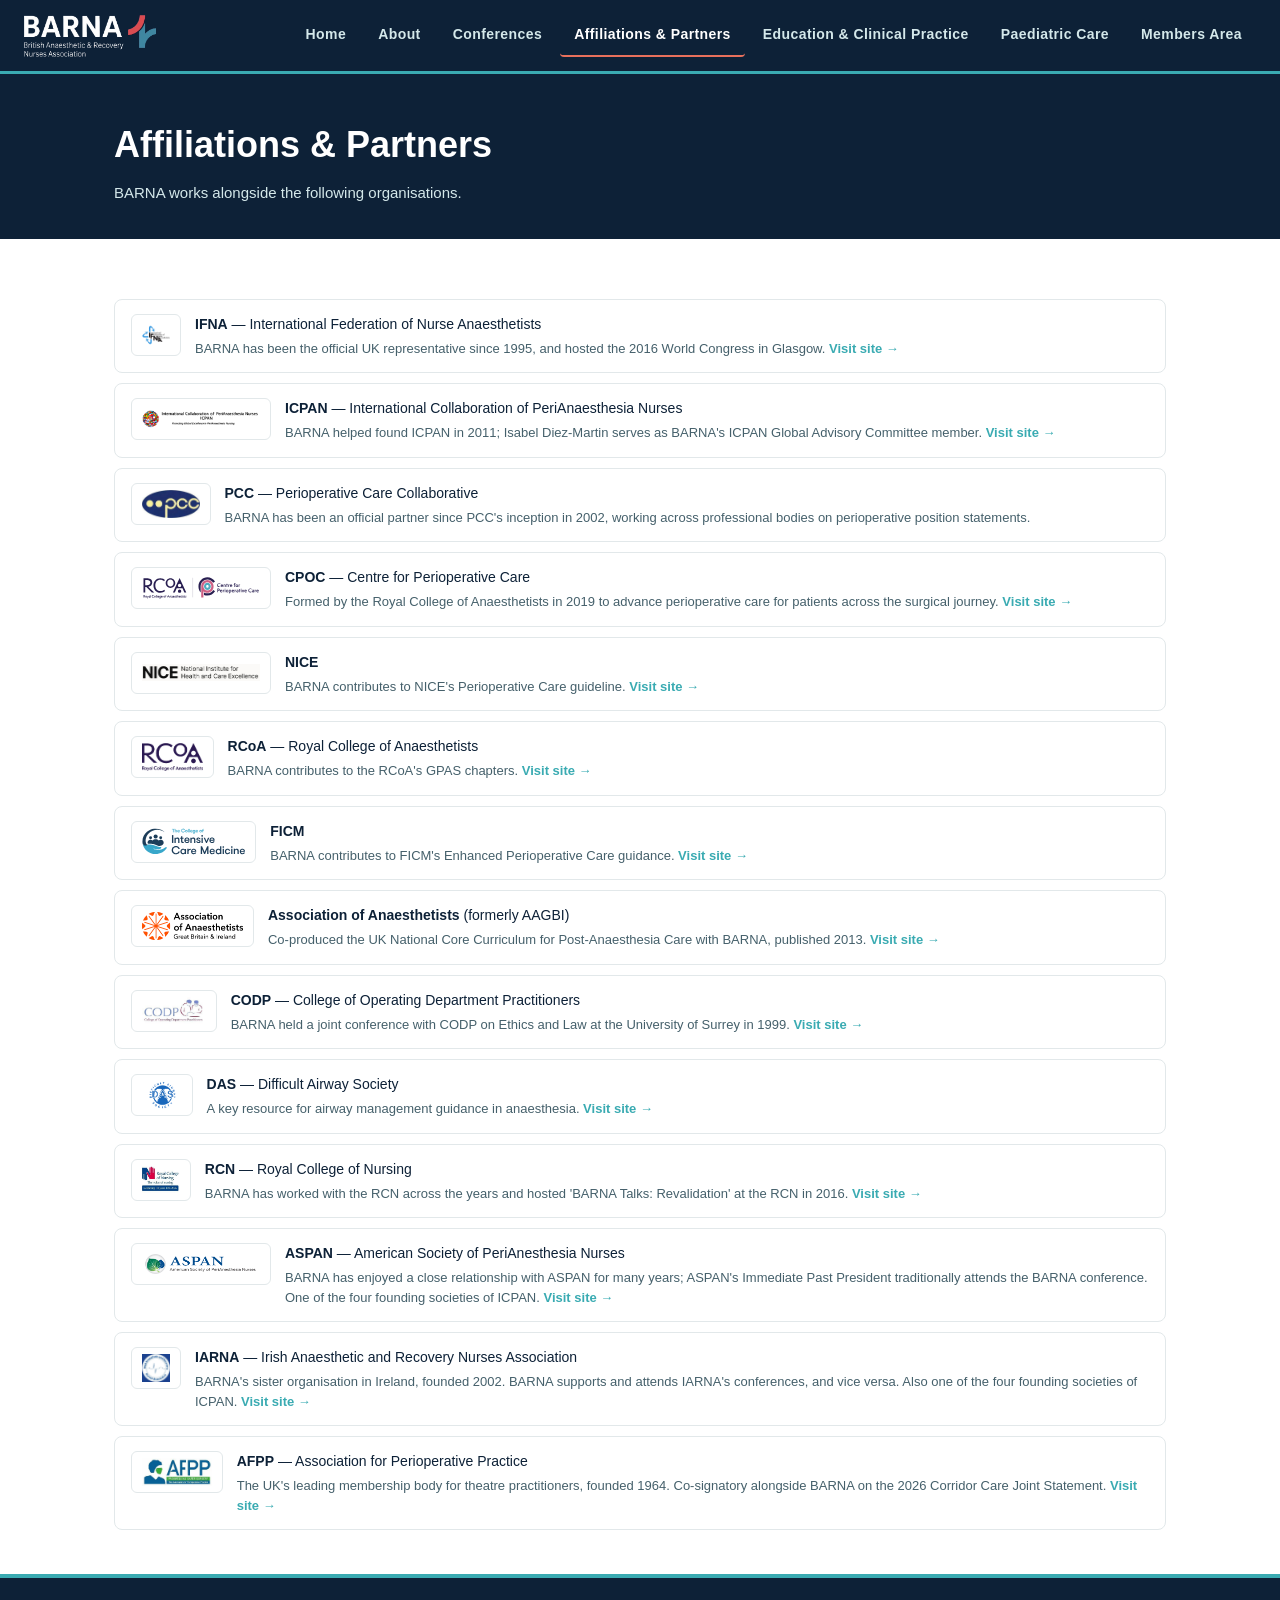
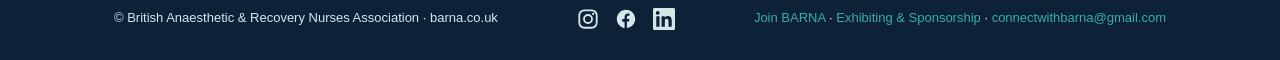
<file: affiliations.html>
<!DOCTYPE html>
<html lang="en">
<head>
<meta charset="UTF-8">
<meta name="viewport" content="width=device-width, initial-scale=1.0">
<title>Affiliations &amp; Partners — BARNA</title>
<link rel="stylesheet" href="css/style.css">
<script data-memberstack-app="app_cmrummrg0005e0su88onb4fmk"
        src="https://static.memberstack.com/scripts/v2/memberstack.js"
        type="text/javascript">
</script>
</head>
<body>

<!-- ============ SHARED HEADER — paste identically at the top of every page ============ -->
<header class="site-header">
  <div class="nav-inner">
    <a class="logo-link" href="index.html">
      <img src="images/barna-logo.png" alt="BARNA — British Anaesthetic & Recovery Nurses Association">
    </a>
    <nav class="site-nav">
      <ul>
        <li><a href="index.html">Home</a></li>
        <li><a href="about.html">About</a></li>
        <li><a href="conferences.html">Conferences</a></li>
        <li><a href="affiliations.html" class="current">Affiliations &amp; Partners</a></li>
        <li><a href="education-clinical.html">Education &amp; Clinical Practice</a></li>
        <li><a href="paediatric.html">Paediatric Care</a></li>
        <li><a href="members.html">Members Area</a></li>
      </ul>
    </nav>
  </div>
</header>
<!-- ============ END SHARED HEADER ============ -->

<section class="page-header">
  <div class="wrap">
    <h1>Affiliations &amp; Partners</h1>
    <p class="lead">BARNA works alongside the following organisations.</p>
  </div>
</section>

<!-- ============ AFFILIATIONS & PARTNERS ============ -->
<section class="content-section">
  <div class="wrap">
    <!-- Design note: real logo files were supplied one at a time and swapped in as they arrived
         (IFNA, ICPAN, PCC, RCoA, CODP, RCN, CPOC, NICE, FICM, Association of Anaesthetists, DAS,
         ASPAN, IARNA, AFPP — all 14 now have real logos). Four of them (CODP, RCoA, RCN, AFPP)
         were sourced from the BARNA-signed Corridor Care Joint Statement PDF in
         assets/documents/, which already carries their logos legitimately. -->
    <ul class="affiliation-list">
      <li>
        <span class="affil-badge affil-badge--logo"><img src="images/affiliations/ifna.png" alt="IFNA logo"></span>
        <span class="affil-body">
          <strong>IFNA</strong> — International Federation of Nurse Anaesthetists
          <span class="affil-meta">BARNA has been the official UK representative since 1995, and hosted the 2016 World Congress in Glasgow. <a href="https://ifna.org" target="_blank" rel="noopener">Visit site &rarr;</a></span>
        </span>
      </li>
      <li>
        <span class="affil-badge affil-badge--logo"><img src="images/affiliations/icpan.png" alt="ICPAN logo"></span>
        <span class="affil-body">
          <strong>ICPAN</strong> — International Collaboration of PeriAnaesthesia Nurses
          <span class="affil-meta">BARNA helped found ICPAN in 2011; Isabel Diez-Martin serves as BARNA's ICPAN Global Advisory Committee member. <a href="https://www.icpan.org" target="_blank" rel="noopener">Visit site &rarr;</a></span>
        </span>
      </li>
      <li>
        <span class="affil-badge affil-badge--logo"><img src="images/affiliations/pcc.jpg" alt="PCC logo"></span>
        <span class="affil-body">
          <strong>PCC</strong> — Perioperative Care Collaborative
          <span class="affil-meta">BARNA has been an official partner since PCC's inception in 2002, working across professional bodies on perioperative position statements.</span>
        </span>
      </li>
      <li>
        <span class="affil-badge affil-badge--logo"><img src="images/affiliations/cpoc.svg" alt="CPOC logo"></span>
        <span class="affil-body">
          <strong>CPOC</strong> — Centre for Perioperative Care
          <span class="affil-meta">Formed by the Royal College of Anaesthetists in 2019 to advance perioperative care for patients across the surgical journey. <a href="https://cpoc.org.uk" target="_blank" rel="noopener">Visit site &rarr;</a></span>
        </span>
      </li>
      <li>
        <span class="affil-badge affil-badge--logo"><img src="images/affiliations/nice.jpg" alt="NICE logo"></span>
        <span class="affil-body">
          <strong>NICE</strong>
          <span class="affil-meta">BARNA contributes to NICE's Perioperative Care guideline. <a href="https://www.nice.org.uk" target="_blank" rel="noopener">Visit site &rarr;</a></span>
        </span>
      </li>
      <li>
        <span class="affil-badge affil-badge--logo"><img src="images/affiliations/rcoa.png" alt="RCoA logo"></span>
        <span class="affil-body">
          <strong>RCoA</strong> — Royal College of Anaesthetists
          <span class="affil-meta">BARNA contributes to the RCoA's GPAS chapters. <a href="https://rcoa.ac.uk/" target="_blank" rel="noopener">Visit site &rarr;</a></span>
        </span>
      </li>
      <li>
        <span class="affil-badge affil-badge--logo"><img src="images/affiliations/ficm.svg" alt="FICM logo"></span>
        <span class="affil-body">
          <strong>FICM</strong>
          <span class="affil-meta">BARNA contributes to FICM's Enhanced Perioperative Care guidance. <a href="https://www.ficm.ac.uk" target="_blank" rel="noopener">Visit site &rarr;</a></span>
        </span>
      </li>
      <li>
        <span class="affil-badge affil-badge--logo"><img src="images/affiliations/association-of-anaesthetists.png" alt="Association of Anaesthetists logo"></span>
        <span class="affil-body">
          <strong>Association of Anaesthetists</strong> (formerly AAGBI)
          <span class="affil-meta">Co-produced the UK National Core Curriculum for Post-Anaesthesia Care with BARNA, published 2013. <a href="https://anaesthetists.org" target="_blank" rel="noopener">Visit site &rarr;</a></span>
        </span>
      </li>
      <li>
        <span class="affil-badge affil-badge--logo"><img src="images/affiliations/codp.jpg" alt="CODP logo"></span>
        <span class="affil-body">
          <strong>CODP</strong> — College of Operating Department Practitioners
          <span class="affil-meta">BARNA held a joint conference with CODP on Ethics and Law at the University of Surrey in 1999. <a href="https://codp.org.uk" target="_blank" rel="noopener">Visit site &rarr;</a></span>
        </span>
      </li>
      <li>
        <span class="affil-badge affil-badge--logo"><img src="images/affiliations/das.png" alt="DAS logo"></span>
        <span class="affil-body">
          <strong>DAS</strong> — Difficult Airway Society
          <span class="affil-meta">A key resource for airway management guidance in anaesthesia. <a href="http://das.uk.com" target="_blank" rel="noopener">Visit site &rarr;</a></span>
        </span>
      </li>
      <li>
        <span class="affil-badge affil-badge--logo"><img src="images/affiliations/rcn.jpg" alt="RCN logo"></span>
        <span class="affil-body">
          <strong>RCN</strong> — Royal College of Nursing
          <span class="affil-meta">BARNA has worked with the RCN across the years and hosted 'BARNA Talks: Revalidation' at the RCN in 2016. <a href="http://www.rcn.org.uk" target="_blank" rel="noopener">Visit site &rarr;</a></span>
        </span>
      </li>
      <li>
        <span class="affil-badge affil-badge--logo"><img src="images/affiliations/aspan.jpg" alt="ASPAN logo"></span>
        <span class="affil-body">
          <strong>ASPAN</strong> — American Society of PeriAnesthesia Nurses
          <span class="affil-meta">BARNA has enjoyed a close relationship with ASPAN for many years; ASPAN's Immediate Past President traditionally attends the BARNA conference. One of the four founding societies of ICPAN. <a href="http://www.aspan.org" target="_blank" rel="noopener">Visit site &rarr;</a></span>
        </span>
      </li>
      <li>
        <span class="affil-badge affil-badge--logo"><img src="images/affiliations/iarna.jpg" alt="IARNA logo"></span>
        <span class="affil-body">
          <strong>IARNA</strong> — Irish Anaesthetic and Recovery Nurses Association
          <span class="affil-meta">BARNA's sister organisation in Ireland, founded 2002. BARNA supports and attends IARNA's conferences, and vice versa. Also one of the four founding societies of ICPAN. <a href="https://iarna.ie" target="_blank" rel="noopener">Visit site &rarr;</a></span>
        </span>
      </li>
      <li>
        <span class="affil-badge affil-badge--logo"><img src="images/affiliations/afpp.jpg" alt="AFPP logo"></span>
        <span class="affil-body">
          <strong>AFPP</strong> — Association for Perioperative Practice
          <span class="affil-meta">The UK's leading membership body for theatre practitioners, founded 1964. Co-signatory alongside BARNA on the 2026 Corridor Care Joint Statement. <a href="https://www.afpp.org.uk" target="_blank" rel="noopener">Visit site &rarr;</a></span>
        </span>
      </li>
    </ul>
  </div>
</section>

<!-- ============ SHARED FOOTER — paste identically at the bottom of every page ============ -->
<footer class="site-footer">
  <div class="wrap footer-inner">
    <div>&copy; British Anaesthetic &amp; Recovery Nurses Association &middot; barna.co.uk</div>

    <!-- Social links — icons are inline SVG so there are no extra image files
         to load and they inherit the brand colours from css/style.css -->
    <div class="footer-social">
      <a href="https://www.instagram.com/barnauknurses" target="_blank" rel="noopener" aria-label="BARNA on Instagram" title="Instagram">
        <svg viewBox="0 0 24 24" aria-hidden="true" focusable="false" fill="none" stroke="currentColor" stroke-width="2">
          <rect x="2.5" y="2.5" width="19" height="19" rx="5.5"/>
          <circle cx="12" cy="12" r="4.4"/>
          <circle cx="17.6" cy="6.4" r="1.3" fill="currentColor" stroke="none"/>
        </svg>
      </a>
      <a href="https://www.facebook.com/share/1EL6rZkJUF/" target="_blank" rel="noopener" aria-label="BARNA on Facebook" title="Facebook">
        <svg viewBox="0 0 24 24" aria-hidden="true" focusable="false" fill="currentColor">
          <path d="M22 12.06C22 6.5 17.52 2 12 2S2 6.5 2 12.06c0 5 3.66 9.15 8.44 9.94v-7.03H7.9v-2.9h2.54V9.85c0-2.51 1.49-3.9 3.77-3.9.78 0 1.63.14 1.63.14v2.46h-1.24c-1.22 0-1.6.76-1.6 1.54v1.85h2.72l-.43 2.9h-2.29v7.03C18.34 21.21 22 17.06 22 12.06Z"/>
        </svg>
      </a>
      <a href="https://www.linkedin.com/company/barna-british-anaesthetic-recovery-nurses-association/" target="_blank" rel="noopener" aria-label="BARNA on LinkedIn" title="LinkedIn">
        <svg viewBox="0 0 24 24" aria-hidden="true" focusable="false" fill="currentColor">
          <path d="M20.45 20.45h-3.56v-5.57c0-1.33-.03-3.04-1.85-3.04-1.86 0-2.14 1.45-2.14 2.94v5.67H9.35V9h3.41v1.56h.05c.47-.9 1.63-1.85 3.36-1.85 3.6 0 4.27 2.37 4.27 5.45v6.29ZM5.34 7.43a2.07 2.07 0 1 1 0-4.13 2.07 2.07 0 0 1 0 4.13Zm1.78 13.02H3.55V9h3.57v11.45ZM22.22 0H1.77C.79 0 0 .77 0 1.72v20.56C0 23.23.79 24 1.77 24h20.45c.98 0 1.78-.77 1.78-1.72V1.72C24 .77 23.2 0 22.22 0Z"/>
        </svg>
      </a>
    </div>

    <div>
      <a href="#" data-ms-modal="signup" data-ms-price:add="prc_annual-barna-membership-3y5t08ng" data-ms-redirect="current-url">Join BARNA</a> &middot;
      <!-- links straight to Adela's email for exhibition/sponsorship enquiries -->
      <a href="mailto:danciuadela@gmail.com">Exhibiting &amp; Sponsorship</a> &middot;
      <a href="mailto:connectwithbarna@gmail.com">connectwithbarna@gmail.com</a>
    </div>
  </div>
</footer>
<!-- ============ END SHARED FOOTER ============ -->

</body>
</html>
</file>
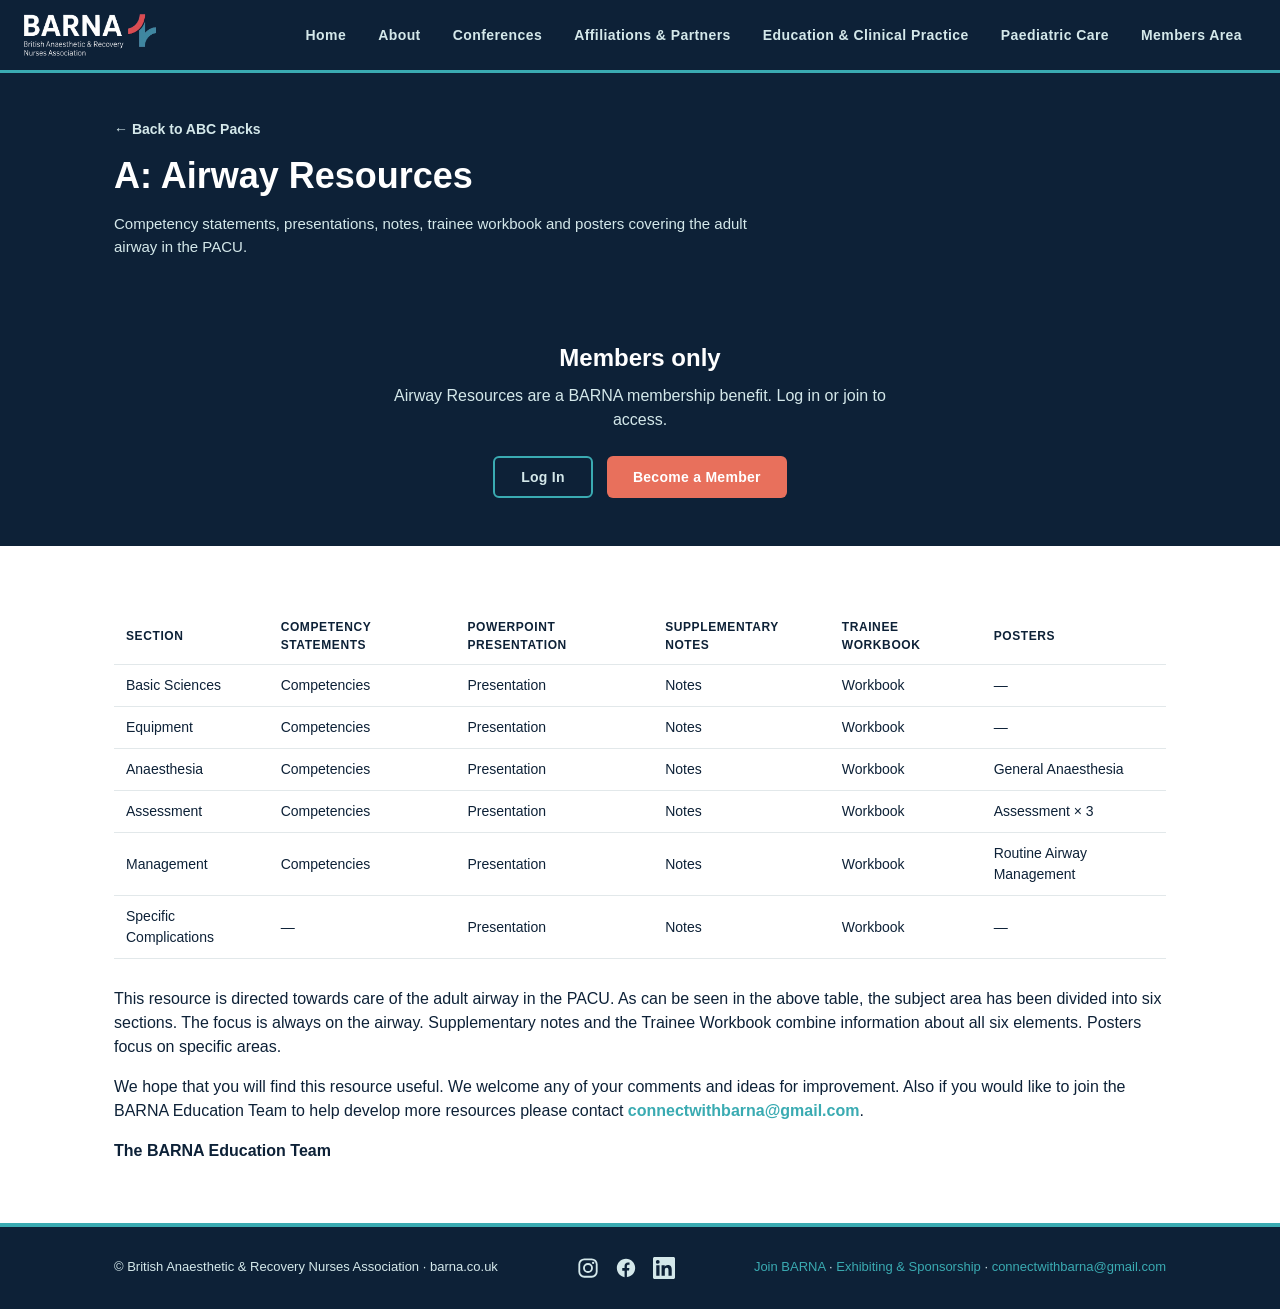
<file: airway-grid.html>
<!DOCTYPE html>
<html lang="en">
<head>
<meta charset="UTF-8">
<meta name="viewport" content="width=device-width, initial-scale=1.0">
<title>Airway Resources — ABC Packs — BARNA</title>
<link rel="stylesheet" href="css/style.css">
<script data-memberstack-app="app_cmrummrg0005e0su88onb4fmk"
        src="https://static.memberstack.com/scripts/v2/memberstack.js"
        type="text/javascript">
</script>
</head>
<body>

<!-- ============ SHARED HEADER — paste identically at the top of every page ============ -->
<header class="site-header">
  <div class="nav-inner">
    <a class="logo-link" href="index.html">
      <img src="images/barna-logo.png" alt="BARNA — British Anaesthetic & Recovery Nurses Association">
    </a>
    <nav class="site-nav">
      <ul>
        <li><a href="index.html">Home</a></li>
        <li><a href="about.html">About</a></li>
        <li><a href="conferences.html">Conferences</a></li>
        <li><a href="affiliations.html">Affiliations &amp; Partners</a></li>
        <li><a href="education-clinical.html">Education &amp; Clinical Practice</a></li>
        <li><a href="paediatric.html">Paediatric Care</a></li>
        <li><a href="members.html">Members Area</a></li>
      </ul>
    </nav>
  </div>
</header>
<!-- ============ END SHARED HEADER ============ -->

<section class="page-header">
  <div class="wrap">
    <p style="margin:0 0 8px;"><a href="abc-packs.html" style="color:var(--offwhite); font-weight:bold; font-size:14px;">&larr; Back to ABC Packs</a></p>
    <h1>A: Airway Resources</h1>
    <p class="lead">Competency statements, presentations, notes, trainee workbook and posters covering the adult airway in the PACU.</p>
  </div>
</section>

<!-- ============ LOGGED OUT ============ -->
<section class="cta-band" data-ms-content="!barna-members-area">
  <div class="wrap">
    <h2>Members only</h2>
    <p style="color:var(--offwhite); max-width:520px; margin:0 auto 24px;">Airway Resources are a BARNA membership benefit. Log in or join to access.</p>
    <div class="cta-actions">
      <a href="#" data-ms-modal="login" data-ms-redirect="current-url" class="btn btn-outline">Log In</a>
      <a href="#" data-ms-modal="signup" data-ms-price:add="prc_annual-barna-membership-3y5t08ng" data-ms-redirect="current-url" class="btn btn-coral">Become a Member</a>
    </div>
  </div>
</section>

<!-- ============ LOGGED IN ============ -->
<div data-ms-content="barna-members-area">

  <section class="content-section">
    <div class="wrap">
      <div style="overflow-x:auto;">
        <table class="data-table">
          <thead>
            <tr>
              <th>Section</th>
              <th>Competency Statements</th>
              <th>PowerPoint Presentation</th>
              <th>Supplementary Notes</th>
              <th>Trainee Workbook</th>
              <th>Posters</th>
            </tr>
          </thead>
          <tbody>
            <tr>
              <td>Basic Sciences</td>
              <td><a href="assets/documents/abc-packs/airway/a._basic_sciences_competencies.pdf" target="_blank" rel="noopener">Competencies</a></td>
              <!-- Drive file: a._basic_sciences.pptx -->
              <td><a href="https://docs.google.com/presentation/d/1kPy2BNSlS3gRqxEx_pXLlI4Y8x7j83d2/edit?usp=drive_link" target="_blank" rel="noopener">Presentation</a></td>
              <td><a href="assets/documents/abc-packs/airway/airway_additional_information.pdf" target="_blank" rel="noopener">Notes</a></td>
              <!-- Drive file: airway_trainee_workbook.pdf -->
              <td><a href="https://drive.google.com/file/d/1Oaon_70dr4KE6aaTggUiWDE6pi5PgEp9/view?usp=drive_link" target="_blank" rel="noopener">Workbook</a></td>
              <td>&mdash;</td>
            </tr>
            <tr>
              <td>Equipment</td>
              <td><a href="assets/documents/abc-packs/airway/c._airway_equipment_competencies.pdf" target="_blank" rel="noopener">Competencies</a></td>
              <!-- Drive file: c._airway_equipment.pptx -->
              <td><a href="https://docs.google.com/presentation/d/1xsujGPkhJCPSJpfyL4XV_bFMwNIQrsli/edit?usp=drive_link" target="_blank" rel="noopener">Presentation</a></td>
              <td><a href="assets/documents/abc-packs/airway/airway_additional_information.pdf" target="_blank" rel="noopener">Notes</a></td>
              <!-- Drive file: airway_trainee_workbook.pdf -->
              <td><a href="https://drive.google.com/file/d/1Oaon_70dr4KE6aaTggUiWDE6pi5PgEp9/view?usp=drive_link" target="_blank" rel="noopener">Workbook</a></td>
              <td>&mdash;</td>
            </tr>
            <tr>
              <td>Anaesthesia</td>
              <td><a href="assets/documents/abc-packs/airway/b._anaesthesia_and_surgery_competencies.pdf" target="_blank" rel="noopener">Competencies</a></td>
              <!-- Drive file: b._anaesthesia___surgery.pptx -->
              <td><a href="https://docs.google.com/presentation/d/1NjJP0oBqxFn6B3iuT9x1NwgUYhbJ9mEW/edit?usp=drive_link" target="_blank" rel="noopener">Presentation</a></td>
              <td><a href="assets/documents/abc-packs/airway/airway_additional_information.pdf" target="_blank" rel="noopener">Notes</a></td>
              <!-- Drive file: airway_trainee_workbook.pdf -->
              <td><a href="https://drive.google.com/file/d/1Oaon_70dr4KE6aaTggUiWDE6pi5PgEp9/view?usp=drive_link" target="_blank" rel="noopener">Workbook</a></td>
              <td><a href="assets/documents/abc-packs/airway/barna_airway_posters_-_general_anaestheisa.pdf" target="_blank" rel="noopener">General Anaesthesia</a></td>
            </tr>
            <tr>
              <td>Assessment</td>
              <td><a href="assets/documents/abc-packs/airway/d._airway_assessment_competencies.pdf" target="_blank" rel="noopener">Competencies</a></td>
              <!-- Drive file: d._airway_assessment.pptx -->
              <td><a href="https://docs.google.com/presentation/d/1JLYEVK8U21ftn3FMlfyHGX9pB3K8vNNs/edit?usp=drive_link" target="_blank" rel="noopener">Presentation</a></td>
              <td><a href="assets/documents/abc-packs/airway/airway_additional_information.pdf" target="_blank" rel="noopener">Notes</a></td>
              <!-- Drive file: airway_trainee_workbook.pdf -->
              <td><a href="https://drive.google.com/file/d/1Oaon_70dr4KE6aaTggUiWDE6pi5PgEp9/view?usp=drive_link" target="_blank" rel="noopener">Workbook</a></td>
              <td><a href="assets/documents/abc-packs/airway/barna_airway_posters_-_assessment.pdf" target="_blank" rel="noopener">Assessment &times; 3</a></td>
            </tr>
            <tr>
              <td>Management</td>
              <td><a href="assets/documents/abc-packs/airway/e._airway_management_competencies.pdf" target="_blank" rel="noopener">Competencies</a></td>
              <!-- Drive file: e._airway_management.pptx -->
              <td><a href="https://docs.google.com/presentation/d/1NLtzVeFH-iHs9KW10wnh6w11a7_JkU-v/edit?usp=drive_link" target="_blank" rel="noopener">Presentation</a></td>
              <td><a href="assets/documents/abc-packs/airway/airway_additional_information.pdf" target="_blank" rel="noopener">Notes</a></td>
              <!-- Drive file: airway_trainee_workbook.pdf -->
              <td><a href="https://drive.google.com/file/d/1Oaon_70dr4KE6aaTggUiWDE6pi5PgEp9/view?usp=drive_link" target="_blank" rel="noopener">Workbook</a></td>
              <td><a href="assets/documents/abc-packs/airway/barna_airway_posters_-_routine_airway_management.pdf" target="_blank" rel="noopener">Routine Airway Management</a></td>
            </tr>
            <tr>
              <td>Specific Complications</td>
              <td>&mdash;</td>
              <!-- Drive file: f._specific_airway_complications.pptx -->
              <td><a href="https://docs.google.com/presentation/d/1uwwesBVHcmDf8pyTH3_fjJkROKg9giHo/edit?usp=drive_link" target="_blank" rel="noopener">Presentation</a></td>
              <td><a href="assets/documents/abc-packs/airway/airway_additional_information.pdf" target="_blank" rel="noopener">Notes</a></td>
              <!-- Drive file: airway_trainee_workbook.pdf -->
              <td><a href="https://drive.google.com/file/d/1Oaon_70dr4KE6aaTggUiWDE6pi5PgEp9/view?usp=drive_link" target="_blank" rel="noopener">Workbook</a></td>
              <td>&mdash;</td>
            </tr>
          </tbody>
        </table>
      </div>

      <p style="margin-top:28px;">This resource is directed towards care of the adult airway in the PACU. As can be seen in the above table, the subject area has been divided into six sections. The focus is always on the airway. Supplementary notes and the Trainee Workbook combine information about all six elements. Posters focus on specific areas.</p>
      <p>We hope that you will find this resource useful. We welcome any of your comments and ideas for improvement. Also if you would like to join the BARNA Education Team to help develop more resources please contact <a href="mailto:connectwithbarna@gmail.com" style="color:var(--teal); font-weight:bold;">connectwithbarna@gmail.com</a>.</p>
      <p><strong>The BARNA Education Team</strong></p>
    </div>
  </section>

</div>

<!-- ============ SHARED FOOTER — paste identically at the bottom of every page ============ -->
<footer class="site-footer">
  <div class="wrap footer-inner">
    <div>&copy; British Anaesthetic &amp; Recovery Nurses Association &middot; barna.co.uk</div>

    <!-- Social links — icons are inline SVG so there are no extra image files
         to load and they inherit the brand colours from css/style.css -->
    <div class="footer-social">
      <a href="https://www.instagram.com/barnauknurses" target="_blank" rel="noopener" aria-label="BARNA on Instagram" title="Instagram">
        <svg viewBox="0 0 24 24" aria-hidden="true" focusable="false" fill="none" stroke="currentColor" stroke-width="2">
          <rect x="2.5" y="2.5" width="19" height="19" rx="5.5"/>
          <circle cx="12" cy="12" r="4.4"/>
          <circle cx="17.6" cy="6.4" r="1.3" fill="currentColor" stroke="none"/>
        </svg>
      </a>
      <a href="https://www.facebook.com/share/1EL6rZkJUF/" target="_blank" rel="noopener" aria-label="BARNA on Facebook" title="Facebook">
        <svg viewBox="0 0 24 24" aria-hidden="true" focusable="false" fill="currentColor">
          <path d="M22 12.06C22 6.5 17.52 2 12 2S2 6.5 2 12.06c0 5 3.66 9.15 8.44 9.94v-7.03H7.9v-2.9h2.54V9.85c0-2.51 1.49-3.9 3.77-3.9.78 0 1.63.14 1.63.14v2.46h-1.24c-1.22 0-1.6.76-1.6 1.54v1.85h2.72l-.43 2.9h-2.29v7.03C18.34 21.21 22 17.06 22 12.06Z"/>
        </svg>
      </a>
      <a href="https://www.linkedin.com/company/barna-british-anaesthetic-recovery-nurses-association/" target="_blank" rel="noopener" aria-label="BARNA on LinkedIn" title="LinkedIn">
        <svg viewBox="0 0 24 24" aria-hidden="true" focusable="false" fill="currentColor">
          <path d="M20.45 20.45h-3.56v-5.57c0-1.33-.03-3.04-1.85-3.04-1.86 0-2.14 1.45-2.14 2.94v5.67H9.35V9h3.41v1.56h.05c.47-.9 1.63-1.85 3.36-1.85 3.6 0 4.27 2.37 4.27 5.45v6.29ZM5.34 7.43a2.07 2.07 0 1 1 0-4.13 2.07 2.07 0 0 1 0 4.13Zm1.78 13.02H3.55V9h3.57v11.45ZM22.22 0H1.77C.79 0 0 .77 0 1.72v20.56C0 23.23.79 24 1.77 24h20.45c.98 0 1.78-.77 1.78-1.72V1.72C24 .77 23.2 0 22.22 0Z"/>
        </svg>
      </a>
    </div>

    <div>
      <a href="#" data-ms-modal="signup" data-ms-price:add="prc_annual-barna-membership-3y5t08ng" data-ms-redirect="current-url">Join BARNA</a> &middot;
      <!-- links straight to Adela's email for exhibition/sponsorship enquiries -->
      <a href="mailto:danciuadela@gmail.com">Exhibiting &amp; Sponsorship</a> &middot;
      <a href="mailto:connectwithbarna@gmail.com">connectwithbarna@gmail.com</a>
    </div>
  </div>
</footer>
<!-- ============ END SHARED FOOTER ============ -->

</body>
</html>
</file>
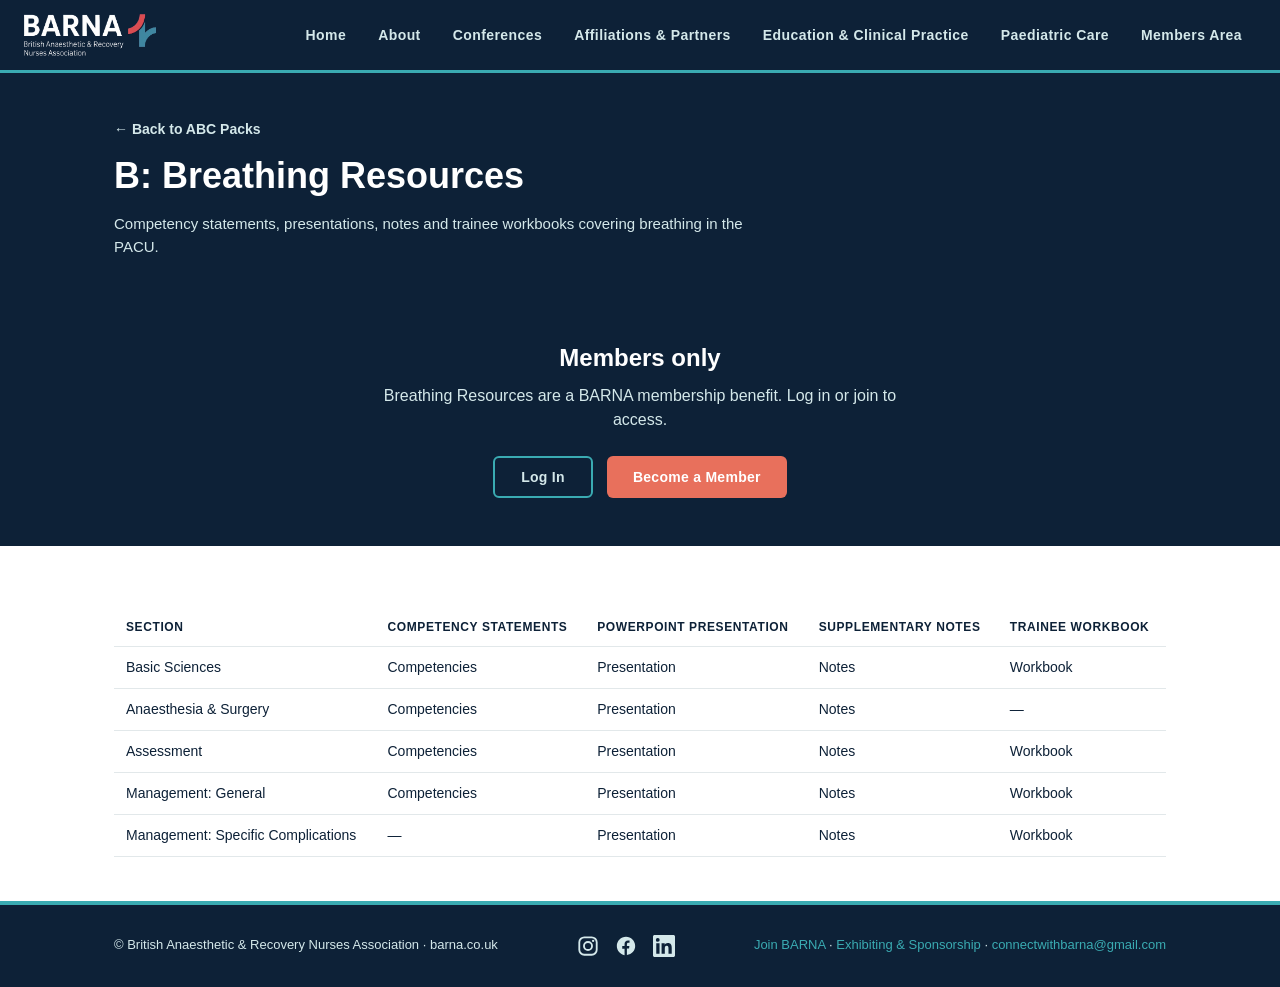
<file: breathing-grid.html>
<!DOCTYPE html>
<html lang="en">
<head>
<meta charset="UTF-8">
<meta name="viewport" content="width=device-width, initial-scale=1.0">
<title>Breathing Resources — ABC Packs — BARNA</title>
<link rel="stylesheet" href="css/style.css">
<script data-memberstack-app="app_cmrummrg0005e0su88onb4fmk"
        src="https://static.memberstack.com/scripts/v2/memberstack.js"
        type="text/javascript">
</script>
</head>
<body>

<!-- ============ SHARED HEADER — paste identically at the top of every page ============ -->
<header class="site-header">
  <div class="nav-inner">
    <a class="logo-link" href="index.html">
      <img src="images/barna-logo.png" alt="BARNA — British Anaesthetic & Recovery Nurses Association">
    </a>
    <nav class="site-nav">
      <ul>
        <li><a href="index.html">Home</a></li>
        <li><a href="about.html">About</a></li>
        <li><a href="conferences.html">Conferences</a></li>
        <li><a href="affiliations.html">Affiliations &amp; Partners</a></li>
        <li><a href="education-clinical.html">Education &amp; Clinical Practice</a></li>
        <li><a href="paediatric.html">Paediatric Care</a></li>
        <li><a href="members.html">Members Area</a></li>
      </ul>
    </nav>
  </div>
</header>
<!-- ============ END SHARED HEADER ============ -->

<section class="page-header">
  <div class="wrap">
    <p style="margin:0 0 8px;"><a href="abc-packs.html" style="color:var(--offwhite); font-weight:bold; font-size:14px;">&larr; Back to ABC Packs</a></p>
    <h1>B: Breathing Resources</h1>
    <p class="lead">Competency statements, presentations, notes and trainee workbooks covering breathing in the PACU.</p>
  </div>
</section>

<!-- ============ LOGGED OUT ============ -->
<section class="cta-band" data-ms-content="!barna-members-area">
  <div class="wrap">
    <h2>Members only</h2>
    <p style="color:var(--offwhite); max-width:520px; margin:0 auto 24px;">Breathing Resources are a BARNA membership benefit. Log in or join to access.</p>
    <div class="cta-actions">
      <a href="#" data-ms-modal="login" data-ms-redirect="current-url" class="btn btn-outline">Log In</a>
      <a href="#" data-ms-modal="signup" data-ms-price:add="prc_annual-barna-membership-3y5t08ng" data-ms-redirect="current-url" class="btn btn-coral">Become a Member</a>
    </div>
  </div>
</section>

<!-- ============ LOGGED IN ============ -->
<div data-ms-content="barna-members-area">

  <section class="content-section">
    <div class="wrap">
      <div style="overflow-x:auto;">
        <table class="data-table">
          <thead>
            <tr>
              <th>Section</th>
              <th>Competency Statements</th>
              <th>PowerPoint Presentation</th>
              <th>Supplementary Notes</th>
              <th>Trainee Workbook</th>
            </tr>
          </thead>
          <tbody>
            <tr>
              <td>Basic Sciences</td>
              <td><a href="assets/documents/abc-packs/breathing/basic_sciences_competencies.docx" target="_blank" rel="noopener">Competencies</a></td>
              <!-- Drive file: basic_sciences__breathing_1.pptx -->
              <td><a href="https://docs.google.com/presentation/d/1fS54knctFK9Wz2JCIBLWtNqyJ1K-R0pc/edit?usp=drive_link" target="_blank" rel="noopener">Presentation</a></td>
              <td><a href="assets/documents/abc-packs/breathing/additional_information_on_basic_sciences.pdf" target="_blank" rel="noopener">Notes</a></td>
              <!-- Drive file: trainee_workbook_breathing_1.pdf -->
              <td><a href="https://drive.google.com/file/d/1WULU2c3nSMs3eEgLTqHdj-bu3ZFu9g5-/view?usp=drive_link" target="_blank" rel="noopener">Workbook</a></td>
            </tr>
            <tr>
              <td>Anaesthesia &amp; Surgery</td>
              <td><a href="assets/documents/abc-packs/breathing/anaesthesia___surgery_competencies.docx" target="_blank" rel="noopener">Competencies</a></td>
              <!-- Drive file: anaesthesia_and_surgery.pptx -->
              <td><a href="https://docs.google.com/presentation/d/1lE-03DzZaFOdJpCCAhybzk4SCQ7kB888/edit?usp=drive_link" target="_blank" rel="noopener">Presentation</a></td>
              <td><a href="assets/documents/abc-packs/breathing/additional_information_anaesthesia_and_surgery.pdf" target="_blank" rel="noopener">Notes</a></td>
              <td>&mdash;</td>
            </tr>
            <tr>
              <td>Assessment</td>
              <td><a href="assets/documents/abc-packs/breathing/competency_assessment__1.pdf" target="_blank" rel="noopener">Competencies</a></td>
              <td><a href="assets/documents/abc-packs/breathing/assessment_breathing_final.pptx" target="_blank" rel="noopener">Presentation</a></td>
              <td><a href="assets/documents/abc-packs/breathing/additional_notes_on_breathing_assessment.docx" target="_blank" rel="noopener">Notes</a></td>
              <!-- Drive file: trainee_workbook_breathing_1.pdf (same file used for Basic Sciences row above) -->
              <td><a href="https://drive.google.com/file/d/1WULU2c3nSMs3eEgLTqHdj-bu3ZFu9g5-/view?usp=drive_link" target="_blank" rel="noopener">Workbook</a></td>
            </tr>
            <tr>
              <td>Management: General</td>
              <td><a href="assets/documents/abc-packs/breathing/management_competency_a.pdf" target="_blank" rel="noopener">Competencies</a></td>
              <td><a href="assets/documents/abc-packs/breathing/management_breathing.pptx" target="_blank" rel="noopener">Presentation</a></td>
              <td><a href="assets/documents/abc-packs/breathing/additional_information_management_a.pdf" target="_blank" rel="noopener">Notes</a></td>
              <!-- Drive file: trainee_workbook_breathing_2.pptx -->
              <td><a href="https://docs.google.com/presentation/d/1LJDEXkLbFbo6WcWs-FCXTcpZ6WTY1_t9/edit?usp=drive_link" target="_blank" rel="noopener">Workbook</a></td>
            </tr>
            <tr>
              <td>Management: Specific Complications</td>
              <td>&mdash;</td>
              <!-- Drive file: specific_complications_breathing.pptx -->
              <td><a href="https://docs.google.com/presentation/d/1E_eOzDqwHWXKClcIhjiYd1YwLrDvk_xW/edit?usp=drive_link" target="_blank" rel="noopener">Presentation</a></td>
              <td><a href="assets/documents/abc-packs/breathing/additional_information_management_a.pdf" target="_blank" rel="noopener">Notes</a></td>
              <!-- Drive file: trainee_workbook_breathing_2.pptx (same file used for Management: General row above) -->
              <td><a href="https://docs.google.com/presentation/d/1LJDEXkLbFbo6WcWs-FCXTcpZ6WTY1_t9/edit?usp=drive_link" target="_blank" rel="noopener">Workbook</a></td>
            </tr>
          </tbody>
        </table>
      </div>
    </div>
  </section>

</div>

<!-- ============ SHARED FOOTER — paste identically at the bottom of every page ============ -->
<footer class="site-footer">
  <div class="wrap footer-inner">
    <div>&copy; British Anaesthetic &amp; Recovery Nurses Association &middot; barna.co.uk</div>

    <!-- Social links — icons are inline SVG so there are no extra image files
         to load and they inherit the brand colours from css/style.css -->
    <div class="footer-social">
      <a href="https://www.instagram.com/barnauknurses" target="_blank" rel="noopener" aria-label="BARNA on Instagram" title="Instagram">
        <svg viewBox="0 0 24 24" aria-hidden="true" focusable="false" fill="none" stroke="currentColor" stroke-width="2">
          <rect x="2.5" y="2.5" width="19" height="19" rx="5.5"/>
          <circle cx="12" cy="12" r="4.4"/>
          <circle cx="17.6" cy="6.4" r="1.3" fill="currentColor" stroke="none"/>
        </svg>
      </a>
      <a href="https://www.facebook.com/share/1EL6rZkJUF/" target="_blank" rel="noopener" aria-label="BARNA on Facebook" title="Facebook">
        <svg viewBox="0 0 24 24" aria-hidden="true" focusable="false" fill="currentColor">
          <path d="M22 12.06C22 6.5 17.52 2 12 2S2 6.5 2 12.06c0 5 3.66 9.15 8.44 9.94v-7.03H7.9v-2.9h2.54V9.85c0-2.51 1.49-3.9 3.77-3.9.78 0 1.63.14 1.63.14v2.46h-1.24c-1.22 0-1.6.76-1.6 1.54v1.85h2.72l-.43 2.9h-2.29v7.03C18.34 21.21 22 17.06 22 12.06Z"/>
        </svg>
      </a>
      <a href="https://www.linkedin.com/company/barna-british-anaesthetic-recovery-nurses-association/" target="_blank" rel="noopener" aria-label="BARNA on LinkedIn" title="LinkedIn">
        <svg viewBox="0 0 24 24" aria-hidden="true" focusable="false" fill="currentColor">
          <path d="M20.45 20.45h-3.56v-5.57c0-1.33-.03-3.04-1.85-3.04-1.86 0-2.14 1.45-2.14 2.94v5.67H9.35V9h3.41v1.56h.05c.47-.9 1.63-1.85 3.36-1.85 3.6 0 4.27 2.37 4.27 5.45v6.29ZM5.34 7.43a2.07 2.07 0 1 1 0-4.13 2.07 2.07 0 0 1 0 4.13Zm1.78 13.02H3.55V9h3.57v11.45ZM22.22 0H1.77C.79 0 0 .77 0 1.72v20.56C0 23.23.79 24 1.77 24h20.45c.98 0 1.78-.77 1.78-1.72V1.72C24 .77 23.2 0 22.22 0Z"/>
        </svg>
      </a>
    </div>

    <div>
      <a href="#" data-ms-modal="signup" data-ms-price:add="prc_annual-barna-membership-3y5t08ng" data-ms-redirect="current-url">Join BARNA</a> &middot;
      <!-- links straight to Adela's email for exhibition/sponsorship enquiries -->
      <a href="mailto:danciuadela@gmail.com">Exhibiting &amp; Sponsorship</a> &middot;
      <a href="mailto:connectwithbarna@gmail.com">connectwithbarna@gmail.com</a>
    </div>
  </div>
</footer>
<!-- ============ END SHARED FOOTER ============ -->

</body>
</html>
</file>
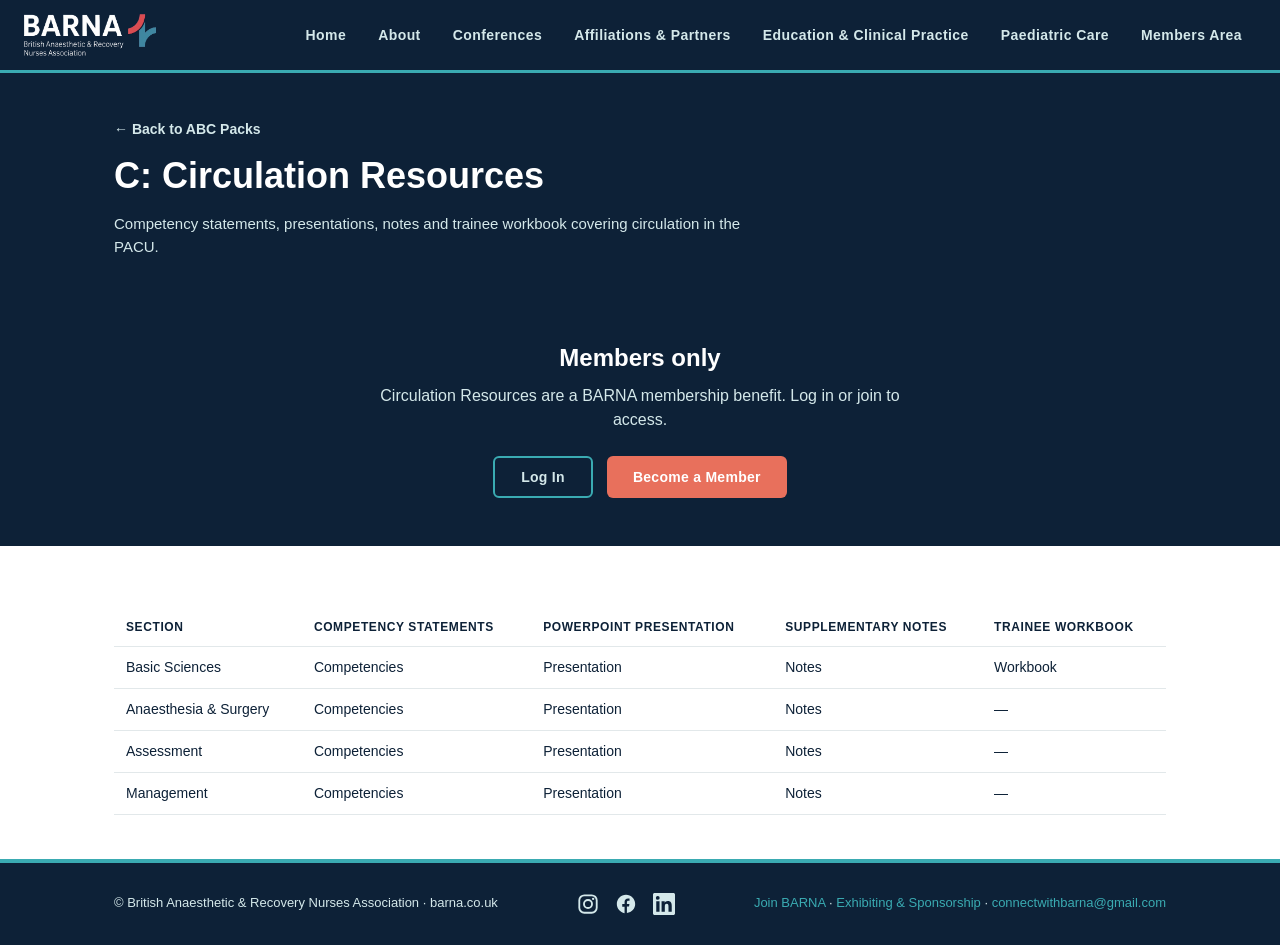
<file: circulation-grid.html>
<!DOCTYPE html>
<html lang="en">
<head>
<meta charset="UTF-8">
<meta name="viewport" content="width=device-width, initial-scale=1.0">
<title>Circulation Resources — ABC Packs — BARNA</title>
<link rel="stylesheet" href="css/style.css">
<script data-memberstack-app="app_cmrummrg0005e0su88onb4fmk"
        src="https://static.memberstack.com/scripts/v2/memberstack.js"
        type="text/javascript">
</script>
</head>
<body>

<!-- ============ SHARED HEADER — paste identically at the top of every page ============ -->
<header class="site-header">
  <div class="nav-inner">
    <a class="logo-link" href="index.html">
      <img src="images/barna-logo.png" alt="BARNA — British Anaesthetic & Recovery Nurses Association">
    </a>
    <nav class="site-nav">
      <ul>
        <li><a href="index.html">Home</a></li>
        <li><a href="about.html">About</a></li>
        <li><a href="conferences.html">Conferences</a></li>
        <li><a href="affiliations.html">Affiliations &amp; Partners</a></li>
        <li><a href="education-clinical.html">Education &amp; Clinical Practice</a></li>
        <li><a href="paediatric.html">Paediatric Care</a></li>
        <li><a href="members.html">Members Area</a></li>
      </ul>
    </nav>
  </div>
</header>
<!-- ============ END SHARED HEADER ============ -->

<section class="page-header">
  <div class="wrap">
    <p style="margin:0 0 8px;"><a href="abc-packs.html" style="color:var(--offwhite); font-weight:bold; font-size:14px;">&larr; Back to ABC Packs</a></p>
    <h1>C: Circulation Resources</h1>
    <p class="lead">Competency statements, presentations, notes and trainee workbook covering circulation in the PACU.</p>
  </div>
</section>

<!-- ============ LOGGED OUT ============ -->
<section class="cta-band" data-ms-content="!barna-members-area">
  <div class="wrap">
    <h2>Members only</h2>
    <p style="color:var(--offwhite); max-width:520px; margin:0 auto 24px;">Circulation Resources are a BARNA membership benefit. Log in or join to access.</p>
    <div class="cta-actions">
      <a href="#" data-ms-modal="login" data-ms-redirect="current-url" class="btn btn-outline">Log In</a>
      <a href="#" data-ms-modal="signup" data-ms-price:add="prc_annual-barna-membership-3y5t08ng" data-ms-redirect="current-url" class="btn btn-coral">Become a Member</a>
    </div>
  </div>
</section>

<!-- ============ LOGGED IN ============ -->
<div data-ms-content="barna-members-area">

  <section class="content-section">
    <div class="wrap">
      <div style="overflow-x:auto;">
        <table class="data-table">
          <thead>
            <tr>
              <th>Section</th>
              <th>Competency Statements</th>
              <th>PowerPoint Presentation</th>
              <th>Supplementary Notes</th>
              <th>Trainee Workbook</th>
            </tr>
          </thead>
          <tbody>
            <tr>
              <td>Basic Sciences</td>
              <td><a href="assets/documents/abc-packs/circulation/basic_science_circulation_competency.pdf" target="_blank" rel="noopener">Competencies</a></td>
              <!-- Drive file: basic_sciences_circulation_presentation.pptx -->
              <td><a href="https://docs.google.com/presentation/d/141pnNERIahFCMUwusu1-7UkcTxe6nRbl/edit?usp=drive_link" target="_blank" rel="noopener">Presentation</a></td>
              <td><a href="assets/documents/abc-packs/circulation/basic_sciences_circulation_additional_information_.pdf" target="_blank" rel="noopener">Notes</a></td>
              <!-- Drive file: circulation_trainee__workbook.pdf -->
              <td><a href="https://drive.google.com/file/d/1NGmZ6Bj-OVV7Grm81KaPbmtS00B_ZkK9/view?usp=drive_link" target="_blank" rel="noopener">Workbook</a></td>
            </tr>
            <tr>
              <td>Anaesthesia &amp; Surgery</td>
              <td><a href="assets/documents/abc-packs/circulation/circulation_anaesthesia_and_surgery_competencies.pdf" target="_blank" rel="noopener">Competencies</a></td>
              <!-- Drive file: barna_circulation_anaesthesia_and_surgery_ppp.pptx -->
              <td><a href="https://docs.google.com/presentation/d/1EZEzkAKUH_7mb8CLsTmtFAD7nVawHg3C/edit?usp=drive_link" target="_blank" rel="noopener">Presentation</a></td>
              <td><a href="assets/documents/abc-packs/circulation/circulation_anaesthesia_and_surgery_additional_information.pdf" target="_blank" rel="noopener">Notes</a></td>
              <td>&mdash;</td>
            </tr>
            <tr>
              <td>Assessment</td>
              <td><a href="assets/documents/abc-packs/circulation/circulation_assessment_competencies.pdf" target="_blank" rel="noopener">Competencies</a></td>
              <td><a href="assets/documents/abc-packs/circulation/barna_circulation_assessment_ppp.pptx" target="_blank" rel="noopener">Presentation</a></td>
              <td><a href="assets/documents/abc-packs/circulation/circulation_assessment_additional_information_.pdf" target="_blank" rel="noopener">Notes</a></td>
              <td>&mdash;</td>
            </tr>
            <tr>
              <td>Management</td>
              <td><a href="assets/documents/abc-packs/circulation/circulation_management_competencies.pdf" target="_blank" rel="noopener">Competencies</a></td>
              <td><a href="assets/documents/abc-packs/circulation/barna_circulation_management_ppp.pptx" target="_blank" rel="noopener">Presentation</a></td>
              <td><a href="assets/documents/abc-packs/circulation/circulation_management_additional_information_.pdf" target="_blank" rel="noopener">Notes</a></td>
              <td>&mdash;</td>
            </tr>
          </tbody>
        </table>
      </div>
    </div>
  </section>

</div>

<!-- ============ SHARED FOOTER — paste identically at the bottom of every page ============ -->
<footer class="site-footer">
  <div class="wrap footer-inner">
    <div>&copy; British Anaesthetic &amp; Recovery Nurses Association &middot; barna.co.uk</div>

    <!-- Social links — icons are inline SVG so there are no extra image files
         to load and they inherit the brand colours from css/style.css -->
    <div class="footer-social">
      <a href="https://www.instagram.com/barnauknurses" target="_blank" rel="noopener" aria-label="BARNA on Instagram" title="Instagram">
        <svg viewBox="0 0 24 24" aria-hidden="true" focusable="false" fill="none" stroke="currentColor" stroke-width="2">
          <rect x="2.5" y="2.5" width="19" height="19" rx="5.5"/>
          <circle cx="12" cy="12" r="4.4"/>
          <circle cx="17.6" cy="6.4" r="1.3" fill="currentColor" stroke="none"/>
        </svg>
      </a>
      <a href="https://www.facebook.com/share/1EL6rZkJUF/" target="_blank" rel="noopener" aria-label="BARNA on Facebook" title="Facebook">
        <svg viewBox="0 0 24 24" aria-hidden="true" focusable="false" fill="currentColor">
          <path d="M22 12.06C22 6.5 17.52 2 12 2S2 6.5 2 12.06c0 5 3.66 9.15 8.44 9.94v-7.03H7.9v-2.9h2.54V9.85c0-2.51 1.49-3.9 3.77-3.9.78 0 1.63.14 1.63.14v2.46h-1.24c-1.22 0-1.6.76-1.6 1.54v1.85h2.72l-.43 2.9h-2.29v7.03C18.34 21.21 22 17.06 22 12.06Z"/>
        </svg>
      </a>
      <a href="https://www.linkedin.com/company/barna-british-anaesthetic-recovery-nurses-association/" target="_blank" rel="noopener" aria-label="BARNA on LinkedIn" title="LinkedIn">
        <svg viewBox="0 0 24 24" aria-hidden="true" focusable="false" fill="currentColor">
          <path d="M20.45 20.45h-3.56v-5.57c0-1.33-.03-3.04-1.85-3.04-1.86 0-2.14 1.45-2.14 2.94v5.67H9.35V9h3.41v1.56h.05c.47-.9 1.63-1.85 3.36-1.85 3.6 0 4.27 2.37 4.27 5.45v6.29ZM5.34 7.43a2.07 2.07 0 1 1 0-4.13 2.07 2.07 0 0 1 0 4.13Zm1.78 13.02H3.55V9h3.57v11.45ZM22.22 0H1.77C.79 0 0 .77 0 1.72v20.56C0 23.23.79 24 1.77 24h20.45c.98 0 1.78-.77 1.78-1.72V1.72C24 .77 23.2 0 22.22 0Z"/>
        </svg>
      </a>
    </div>

    <div>
      <a href="#" data-ms-modal="signup" data-ms-price:add="prc_annual-barna-membership-3y5t08ng" data-ms-redirect="current-url">Join BARNA</a> &middot;
      <!-- links straight to Adela's email for exhibition/sponsorship enquiries -->
      <a href="mailto:danciuadela@gmail.com">Exhibiting &amp; Sponsorship</a> &middot;
      <a href="mailto:connectwithbarna@gmail.com">connectwithbarna@gmail.com</a>
    </div>
  </div>
</footer>
<!-- ============ END SHARED FOOTER ============ -->

</body>
</html>
</file>
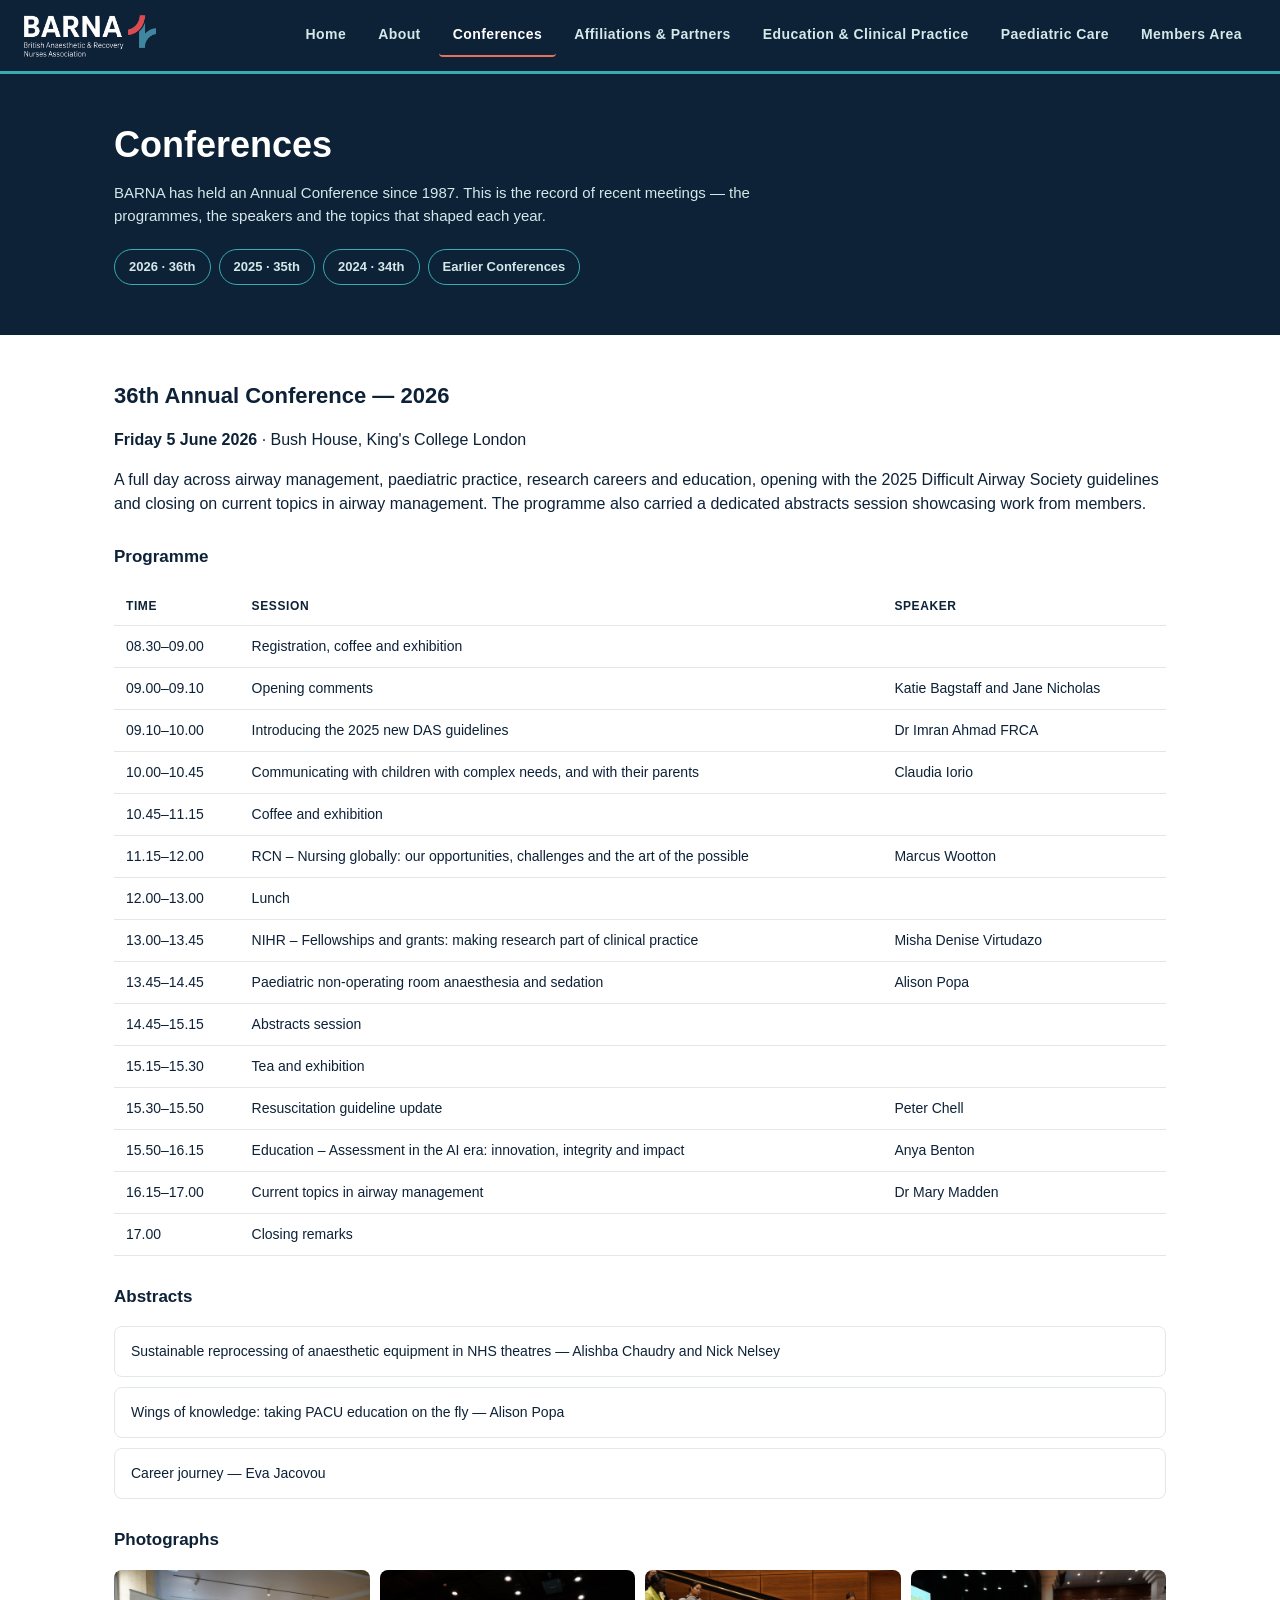
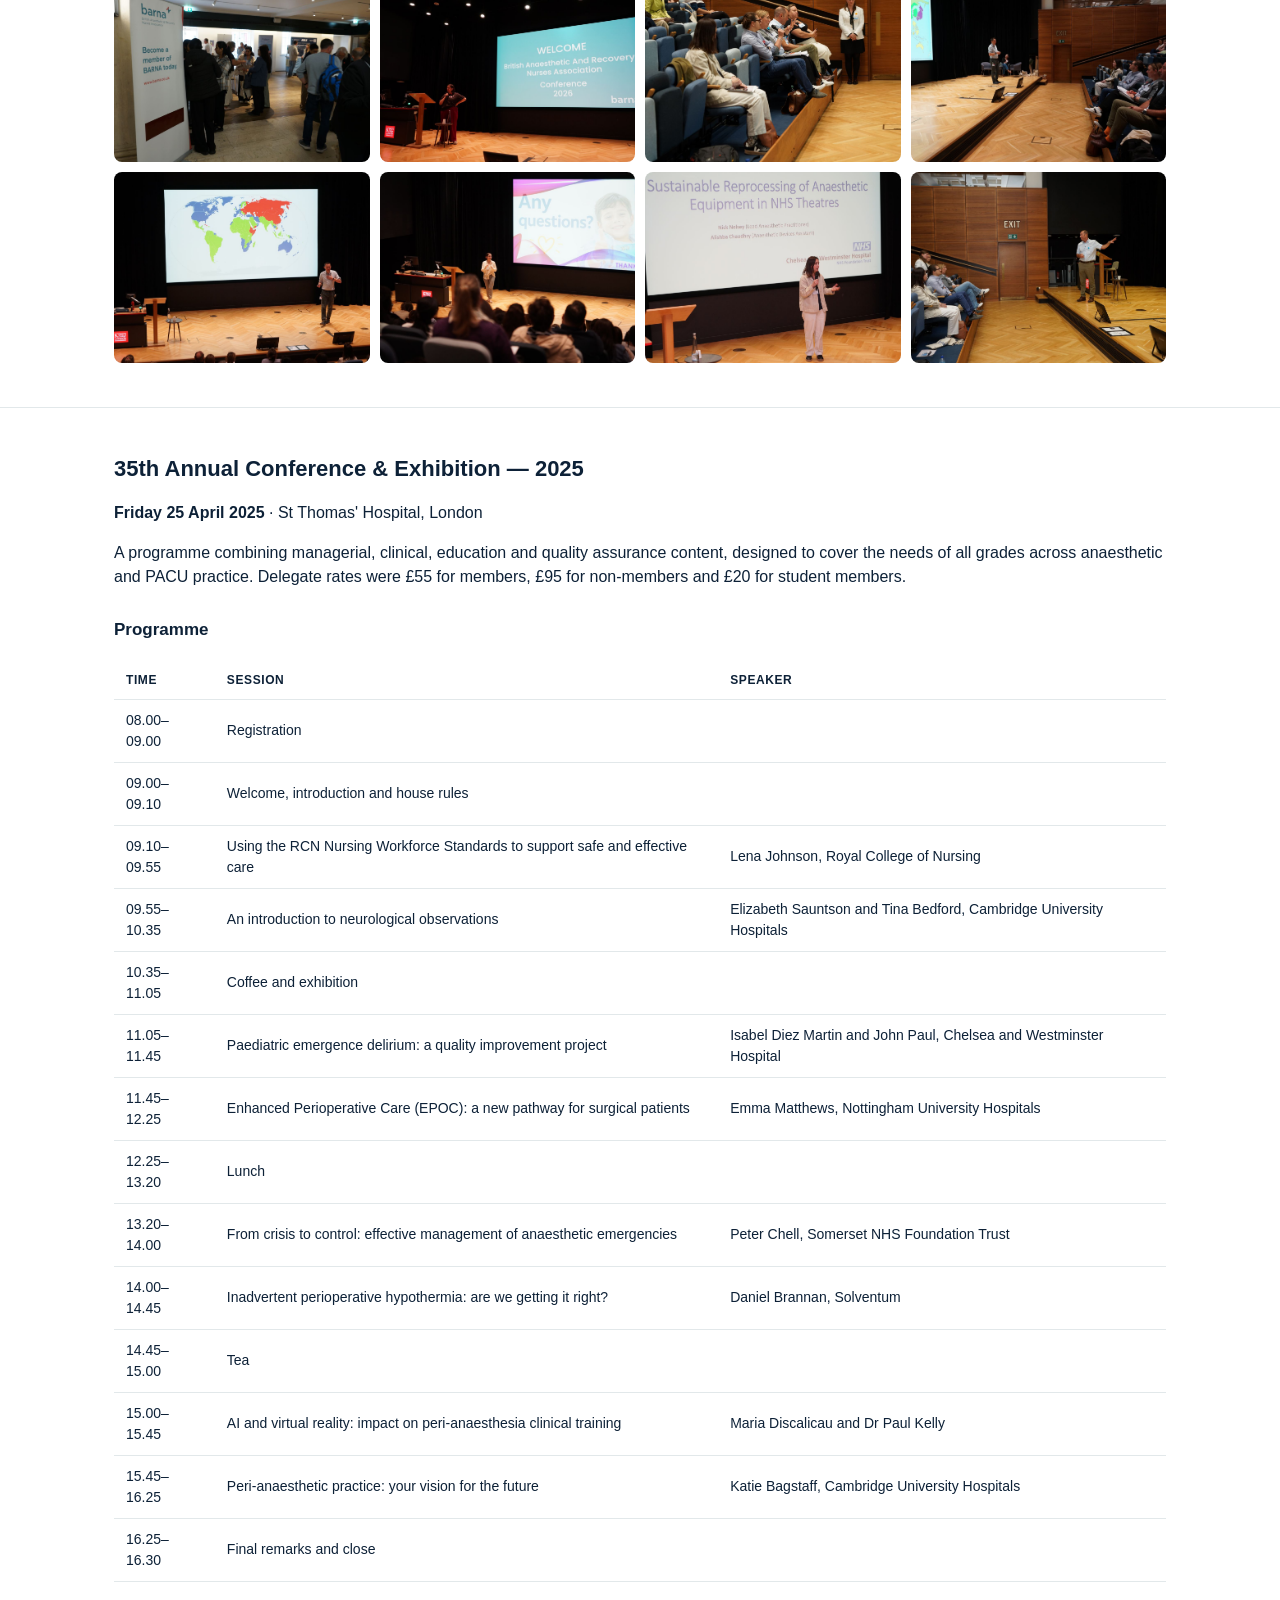
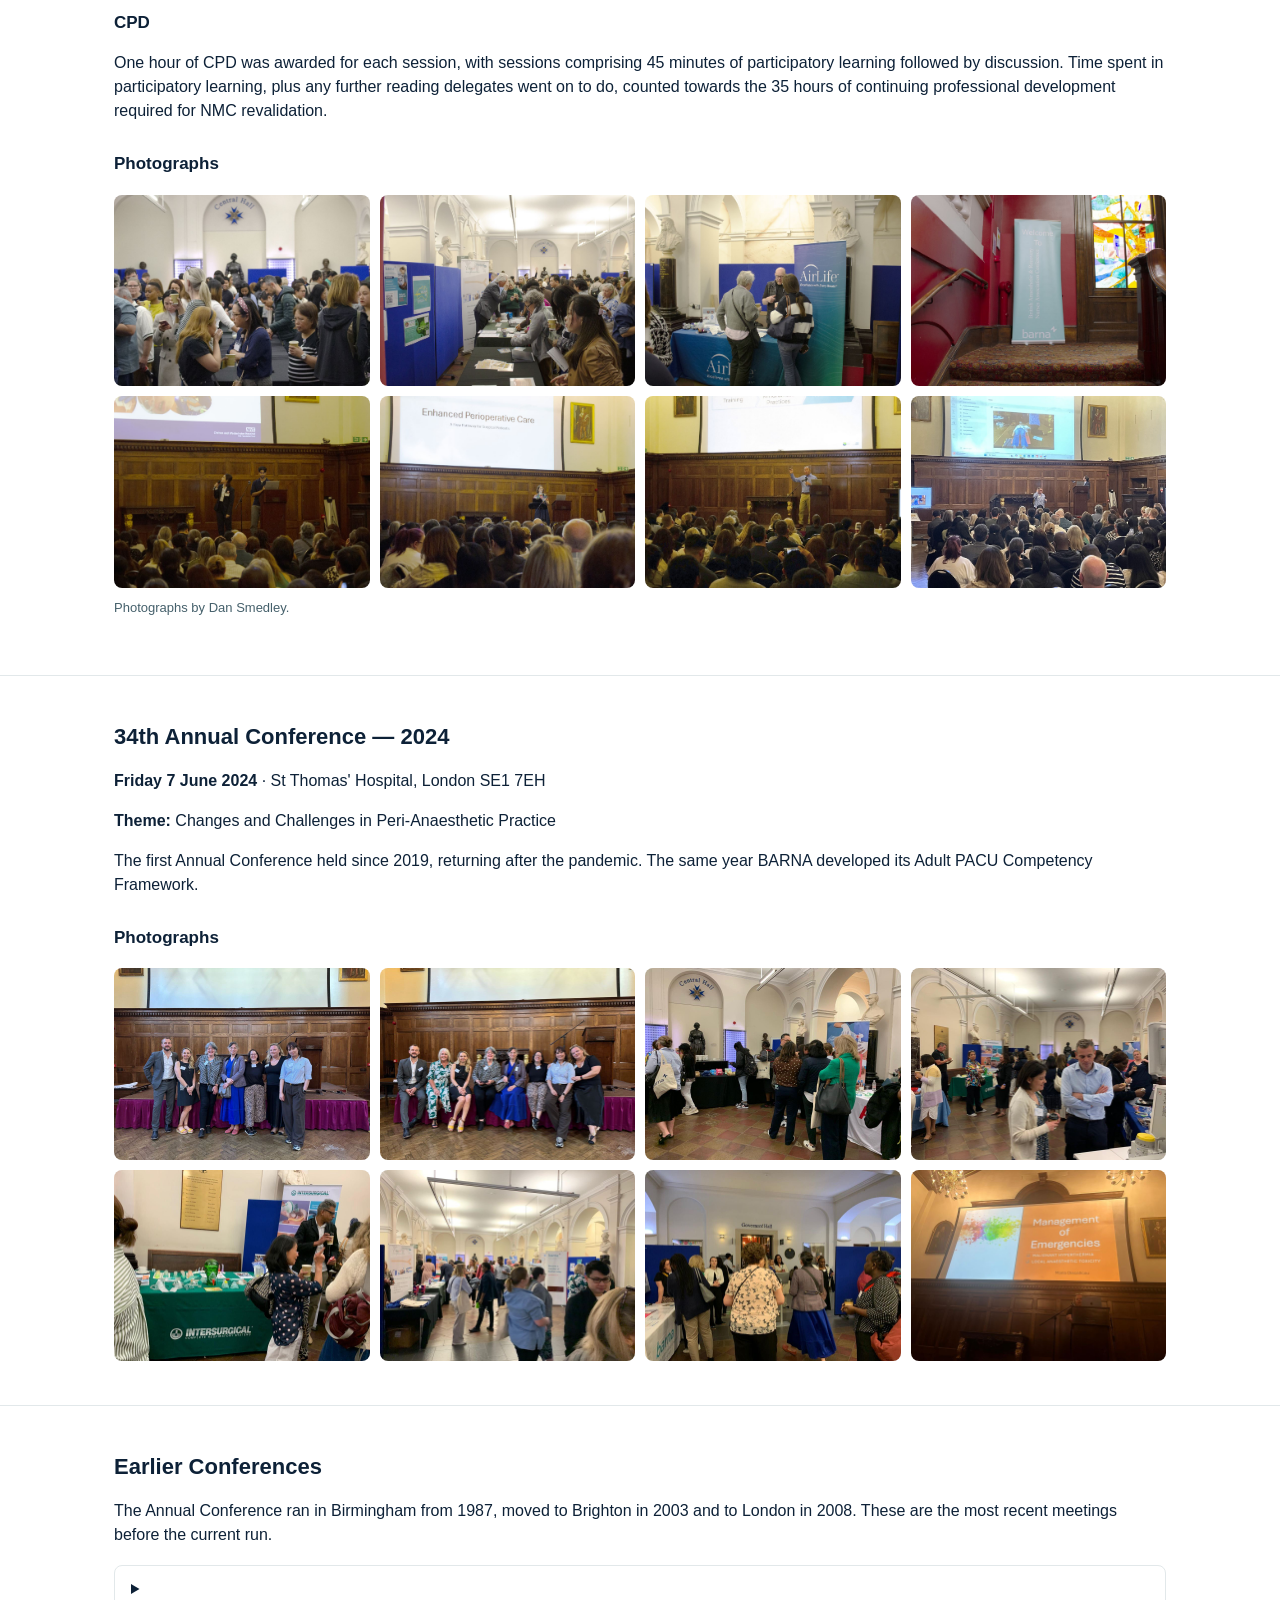
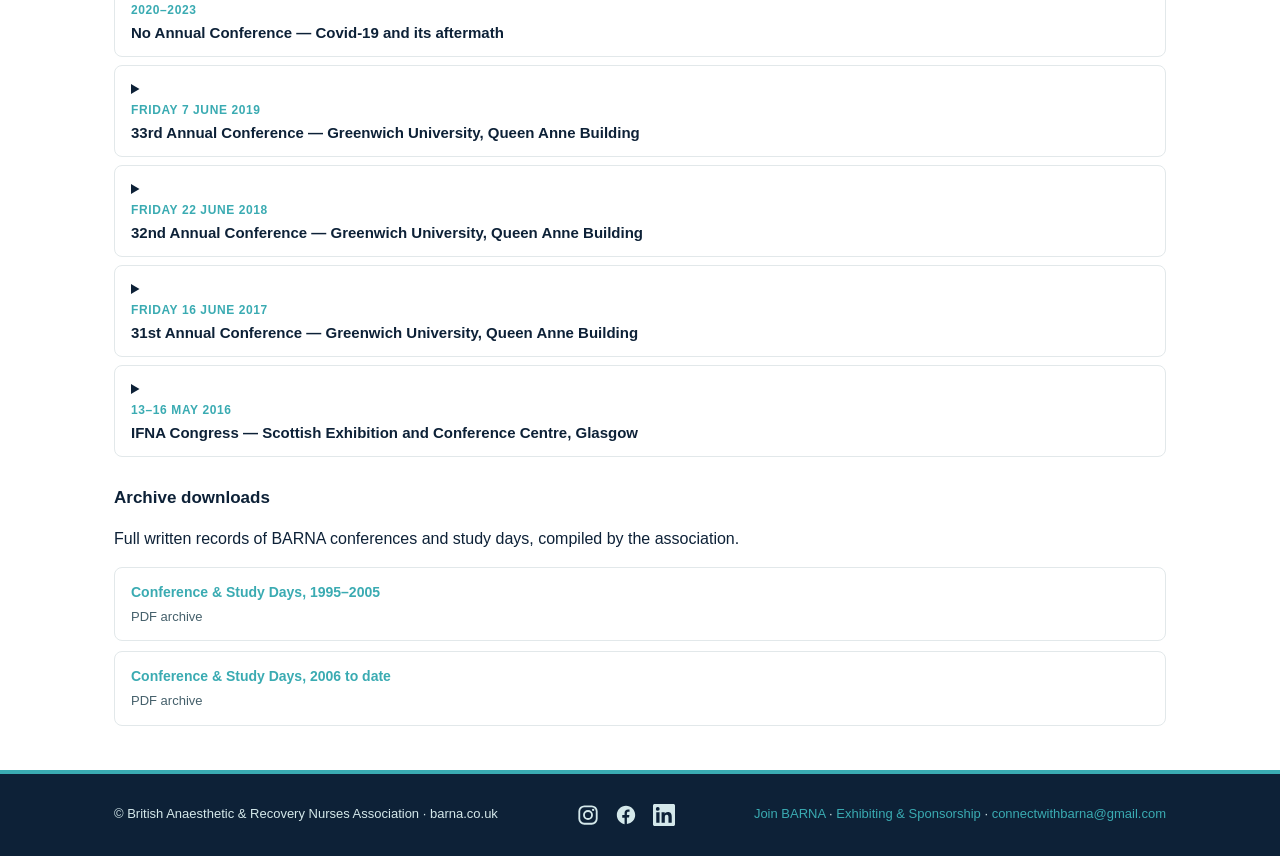
<file: conferences.html>
<!DOCTYPE html>
<html lang="en">
<head>
<meta charset="UTF-8">
<meta name="viewport" content="width=device-width, initial-scale=1.0">
<title>Conferences — BARNA</title>
<link rel="stylesheet" href="css/style.css">
<script data-memberstack-app="app_cmrummrg0005e0su88onb4fmk"
        src="https://static.memberstack.com/scripts/v2/memberstack.js"
        type="text/javascript">
</script>
</head>
<body>

<!-- ============ SHARED HEADER — paste identically at the top of every page ============ -->
<header class="site-header">
  <div class="nav-inner">
    <a class="logo-link" href="index.html">
      <img src="images/barna-logo.png" alt="BARNA — British Anaesthetic & Recovery Nurses Association">
    </a>
    <nav class="site-nav">
      <ul>
        <li><a href="index.html">Home</a></li>
        <li><a href="about.html">About</a></li>
        <li><a href="conferences.html" class="current">Conferences</a></li>
        <li><a href="affiliations.html">Affiliations &amp; Partners</a></li>
        <li><a href="education-clinical.html">Education &amp; Clinical Practice</a></li>
        <li><a href="paediatric.html">Paediatric Care</a></li>
        <li><a href="members.html">Members Area</a></li>
      </ul>
    </nav>
  </div>
</header>
<!-- ============ END SHARED HEADER ============ -->

<section class="page-header">
  <div class="wrap">
    <h1>Conferences</h1>
    <p class="lead">BARNA has held an Annual Conference since 1987. This is the record of recent meetings &mdash; the programmes, the speakers and the topics that shaped each year.</p>
    <ul class="jump-nav">
      <li><a href="#c2026">2026 &middot; 36th</a></li>
      <li><a href="#c2025">2025 &middot; 35th</a></li>
      <li><a href="#c2024">2024 &middot; 34th</a></li>
      <li><a href="#earlier">Earlier Conferences</a></li>
    </ul>
  </div>
</section>

<!-- ============ 36th ANNUAL CONFERENCE, 2026 ============ -->
<section class="content-section" id="c2026">
  <div class="wrap">
    <h2>36th Annual Conference &mdash; 2026</h2>
    <p><strong>Friday 5 June 2026</strong> &middot; Bush House, King's College London</p>
    <p>
      A full day across airway management, paediatric practice, research careers and education,
      opening with the 2025 Difficult Airway Society guidelines and closing on current topics in
      airway management. The programme also carried a dedicated abstracts session showcasing work
      from members.
    </p>

    <h3>Programme</h3>
    <table class="data-table">
      <thead><tr><th>Time</th><th>Session</th><th>Speaker</th></tr></thead>
      <tbody>
        <tr><td>08.30&ndash;09.00</td><td>Registration, coffee and exhibition</td><td></td></tr>
        <tr><td>09.00&ndash;09.10</td><td>Opening comments</td><td>Katie Bagstaff and Jane Nicholas</td></tr>
        <tr><td>09.10&ndash;10.00</td><td>Introducing the 2025 new DAS guidelines</td><td>Dr Imran Ahmad FRCA</td></tr>
        <tr><td>10.00&ndash;10.45</td><td>Communicating with children with complex needs, and with their parents</td><td>Claudia Iorio</td></tr>
        <tr><td>10.45&ndash;11.15</td><td>Coffee and exhibition</td><td></td></tr>
        <tr><td>11.15&ndash;12.00</td><td>RCN &ndash; Nursing globally: our opportunities, challenges and the art of the possible</td><td>Marcus Wootton</td></tr>
        <tr><td>12.00&ndash;13.00</td><td>Lunch</td><td></td></tr>
        <tr><td>13.00&ndash;13.45</td><td>NIHR &ndash; Fellowships and grants: making research part of clinical practice</td><td>Misha Denise Virtudazo</td></tr>
        <tr><td>13.45&ndash;14.45</td><td>Paediatric non-operating room anaesthesia and sedation</td><td>Alison Popa</td></tr>
        <tr><td>14.45&ndash;15.15</td><td>Abstracts session</td><td></td></tr>
        <tr><td>15.15&ndash;15.30</td><td>Tea and exhibition</td><td></td></tr>
        <tr><td>15.30&ndash;15.50</td><td>Resuscitation guideline update</td><td>Peter Chell</td></tr>
        <tr><td>15.50&ndash;16.15</td><td>Education &ndash; Assessment in the AI era: innovation, integrity and impact</td><td>Anya Benton</td></tr>
        <tr><td>16.15&ndash;17.00</td><td>Current topics in airway management</td><td>Dr Mary Madden</td></tr>
        <tr><td>17.00</td><td>Closing remarks</td><td></td></tr>
      </tbody>
    </table>

    <h3>Abstracts</h3>
    <ul class="aims-list">
      <li>Sustainable reprocessing of anaesthetic equipment in NHS theatres &mdash; Alishba Chaudry and Nick Nelsey</li>
      <li>Wings of knowledge: taking PACU education on the fly &mdash; Alison Popa</li>
      <li>Career journey &mdash; Eva Jacovou</li>
    </ul>

    <h3>Photographs</h3>
    <div class="photo-grid">
      <img src="images/conferences/2026/barna-2026-registration.jpg" alt="Delegates arriving at Bush House, King&rsquo;s College London" loading="lazy">
      <img src="images/conferences/2026/barna-2026-welcome.jpg" alt="The welcome slide opening the 36th Annual Conference" loading="lazy">
      <img src="images/conferences/2026/barna-2026-auditorium.jpg" alt="Delegates in the auditorium at Bush House" loading="lazy">
      <img src="images/conferences/2026/barna-2026-auditorium-wide.jpg" alt="A session under way in the Bush House auditorium" loading="lazy">
      <img src="images/conferences/2026/barna-2026-session-globally.jpg" alt="A speaker presenting to the conference" loading="lazy">
      <img src="images/conferences/2026/barna-2026-questions.jpg" alt="Questions at the end of a session" loading="lazy">
      <img src="images/conferences/2026/barna-2026-abstract-sustainability.jpg" alt="The abstract on sustainable reprocessing of anaesthetic equipment in NHS theatres" loading="lazy">
      <img src="images/conferences/2026/barna-2026-session.jpg" alt="An afternoon session at the 36th Annual Conference" loading="lazy">
    </div>
  </div>
</section>

<!-- ============ 35th ANNUAL CONFERENCE, 2025 ============ -->
<section class="content-section" id="c2025">
  <div class="wrap">
    <h2>35th Annual Conference &amp; Exhibition &mdash; 2025</h2>
    <p><strong>Friday 25 April 2025</strong> &middot; St Thomas' Hospital, London</p>
    <p>
      A programme combining managerial, clinical, education and quality assurance content,
      designed to cover the needs of all grades across anaesthetic and PACU practice. Delegate
      rates were &pound;55 for members, &pound;95 for non-members and &pound;20 for student members.
    </p>

    <h3>Programme</h3>
    <table class="data-table">
      <thead><tr><th>Time</th><th>Session</th><th>Speaker</th></tr></thead>
      <tbody>
        <tr><td>08.00&ndash;09.00</td><td>Registration</td><td></td></tr>
        <tr><td>09.00&ndash;09.10</td><td>Welcome, introduction and house rules</td><td></td></tr>
        <tr><td>09.10&ndash;09.55</td><td>Using the RCN Nursing Workforce Standards to support safe and effective care</td><td>Lena Johnson, Royal College of Nursing</td></tr>
        <tr><td>09.55&ndash;10.35</td><td>An introduction to neurological observations</td><td>Elizabeth Sauntson and Tina Bedford, Cambridge University Hospitals</td></tr>
        <tr><td>10.35&ndash;11.05</td><td>Coffee and exhibition</td><td></td></tr>
        <tr><td>11.05&ndash;11.45</td><td>Paediatric emergence delirium: a quality improvement project</td><td>Isabel Diez Martin and John Paul, Chelsea and Westminster Hospital</td></tr>
        <tr><td>11.45&ndash;12.25</td><td>Enhanced Perioperative Care (EPOC): a new pathway for surgical patients</td><td>Emma Matthews, Nottingham University Hospitals</td></tr>
        <tr><td>12.25&ndash;13.20</td><td>Lunch</td><td></td></tr>
        <tr><td>13.20&ndash;14.00</td><td>From crisis to control: effective management of anaesthetic emergencies</td><td>Peter Chell, Somerset NHS Foundation Trust</td></tr>
        <tr><td>14.00&ndash;14.45</td><td>Inadvertent perioperative hypothermia: are we getting it right?</td><td>Daniel Brannan, Solventum</td></tr>
        <tr><td>14.45&ndash;15.00</td><td>Tea</td><td></td></tr>
        <tr><td>15.00&ndash;15.45</td><td>AI and virtual reality: impact on peri-anaesthesia clinical training</td><td>Maria Discalicau and Dr Paul Kelly</td></tr>
        <tr><td>15.45&ndash;16.25</td><td>Peri-anaesthetic practice: your vision for the future</td><td>Katie Bagstaff, Cambridge University Hospitals</td></tr>
        <tr><td>16.25&ndash;16.30</td><td>Final remarks and close</td><td></td></tr>
      </tbody>
    </table>

    <h3>CPD</h3>
    <p>
      One hour of CPD was awarded for each session, with sessions comprising 45 minutes of
      participatory learning followed by discussion. Time spent in participatory learning, plus
      any further reading delegates went on to do, counted towards the 35 hours of continuing
      professional development required for NMC revalidation.
    </p>

    <h3>Photographs</h3>
    <div class="photo-grid">
      <img src="images/conferences/2025/barna-2025-central-hall.jpg" alt="Delegates in Central Hall at St Thomas&rsquo; Hospital" loading="lazy">
      <img src="images/conferences/2025/barna-2025-exhibition.jpg" alt="The exhibition at the 35th Annual Conference" loading="lazy">
      <img src="images/conferences/2025/barna-2025-exhibitors.jpg" alt="Exhibitor stands during a refreshment break" loading="lazy">
      <img src="images/conferences/2025/barna-2025-banner.jpg" alt="BARNA banner on the staircase at St Thomas&rsquo; Hospital" loading="lazy">
      <img src="images/conferences/2025/barna-2025-lecture-theatre.jpg" alt="A session under way in the lecture theatre" loading="lazy">
      <img src="images/conferences/2025/barna-2025-epoc-session.jpg" alt="The Enhanced Perioperative Care session" loading="lazy">
      <img src="images/conferences/2025/barna-2025-audience.jpg" alt="Delegates during an afternoon session" loading="lazy">
      <img src="images/conferences/2025/barna-2025-theatre-wide.jpg" alt="The main lecture theatre during the conference" loading="lazy">
    </div>
    <p class="photo-credit">Photographs by Dan Smedley.</p>

    <!-- Speaker slide decks from 2025 are held in BARNA's Google Drive and are
         deliberately NOT published. Mike's call, Sep 2026: speaker permission to
         publish them was never sought, so they stay off the site until it is.
         Several are also very large (one deck is 837MB), so if they are ever
         published they would link out to Drive rather than live in this repo. -->
  </div>
</section>

<!-- ============ 34th ANNUAL CONFERENCE, 2024 ============ -->
<section class="content-section" id="c2024">
  <div class="wrap">
    <h2>34th Annual Conference &mdash; 2024</h2>
    <p><strong>Friday 7 June 2024</strong> &middot; St Thomas' Hospital, London SE1 7EH</p>
    <p><strong>Theme:</strong> Changes and Challenges in Peri-Anaesthetic Practice</p>
    <p>
      The first Annual Conference held since 2019, returning after the pandemic. The same year
      BARNA developed its Adult PACU Competency Framework.
    </p>

    <h3>Photographs</h3>
    <div class="photo-grid">
      <img src="images/conferences/2024/barna-2024-team-on-stage.jpg" alt="BARNA board members and speakers on stage at the 34th Annual Conference" loading="lazy">
      <img src="images/conferences/2024/barna-2024-group-on-stage.jpg" alt="Conference speakers and organisers gathered on stage" loading="lazy">
      <img src="images/conferences/2024/barna-2024-central-hall.jpg" alt="Delegates in Central Hall during a break" loading="lazy">
      <img src="images/conferences/2024/barna-2024-exhibition-hall.jpg" alt="Delegates and exhibitors in the hall" loading="lazy">
      <img src="images/conferences/2024/barna-2024-exhibition-stand.jpg" alt="An exhibition stand during a refreshment break" loading="lazy">
      <img src="images/conferences/2024/barna-2024-hall-wide.jpg" alt="The exhibition running alongside the conference programme" loading="lazy">
      <img src="images/conferences/2024/barna-2024-delegates.jpg" alt="Delegates networking between sessions" loading="lazy">
      <img src="images/conferences/2024/barna-2024-session-emergencies.jpg" alt="A session on the management of emergencies" loading="lazy">
    </div>

    <!-- EDIT: no delegate programme for 2024 has been found — only the sponsor and exhibitor
         prospectus and the photographs. If a programme or delegate handbook exists, add the
         session table here to match 2025 and 2026. -->
  </div>
</section>

<!-- ============ EARLIER CONFERENCES ============ -->
<section class="content-section" id="earlier">
  <div class="wrap">
    <h2>Earlier Conferences</h2>
    <p>The Annual Conference ran in Birmingham from 1987, moved to Brighton in 2003 and to London in 2008. These are the most recent meetings before the current run.</p>

    <div class="webinar-archive">

      <details>
        <summary>
          <span class="webinar-date">2020&ndash;2023</span>
          No Annual Conference &mdash; Covid-19 and its aftermath
        </summary>
        <div class="archive-body">
          <p>
            The conference scheduled for 19 June 2020 at the Birmingham and Midland Institute was
            cancelled, then rescheduled for 18 June 2021 and cancelled again. Virtual presentations
            were offered in their place. An online autumn study day was held on Friday 3 November
            2023 in place of a conference, before the Annual Conference returned in 2024.
          </p>
        </div>
      </details>

      <details>
        <summary>
          <span class="webinar-date">Friday 7 June 2019</span>
          33rd Annual Conference &mdash; Greenwich University, Queen Anne Building
        </summary>
        <div class="archive-body">
          <p>The last Annual Conference before the pandemic.</p>
        </div>
      </details>

      <details>
        <summary>
          <span class="webinar-date">Friday 22 June 2018</span>
          32nd Annual Conference &mdash; Greenwich University, Queen Anne Building
        </summary>
        <div class="archive-body">
          <p>The second of three consecutive conferences held at Greenwich.</p>
        </div>
      </details>

      <details>
        <summary>
          <span class="webinar-date">Friday 16 June 2017</span>
          31st Annual Conference &mdash; Greenwich University, Queen Anne Building
        </summary>
        <div class="archive-body">
          <p>The first BARNA conference at the Queen Anne Building, Greenwich.</p>
        </div>
      </details>

      <details>
        <summary>
          <span class="webinar-date">13&ndash;16 May 2016</span>
          IFNA Congress &mdash; Scottish Exhibition and Conference Centre, Glasgow
        </summary>
        <div class="archive-body">
          <p>
            BARNA hosted the International Federation of Nurse Anesthetists congress in Glasgow,
            with delegates from all over the world. BARNA has been the UK representative body for
            IFNA since 1995.
          </p>
        </div>
      </details>

    </div>

    <h3>Archive downloads</h3>
    <p>Full written records of BARNA conferences and study days, compiled by the association.</p>
    <ul class="doc-list">
      <li>
        <a href="assets/documents/barna_conference_and_study_days_1995-2005.pdf" target="_blank" rel="noopener">Conference &amp; Study Days, 1995&ndash;2005</a>
        <span class="doc-meta">PDF archive</span>
      </li>
      <li>
        <a href="assets/documents/barna_conference_and_study_days_2006_to_date.pdf" target="_blank" rel="noopener">Conference &amp; Study Days, 2006 to date</a>
        <span class="doc-meta">PDF archive</span>
      </li>
    </ul>
  </div>
</section>

<!-- ============ SHARED FOOTER — paste identically at the bottom of every page ============ -->
<footer class="site-footer">
  <div class="wrap footer-inner">
    <div>&copy; British Anaesthetic &amp; Recovery Nurses Association &middot; barna.co.uk</div>

    <!-- Social links — icons are inline SVG so there are no extra image files
         to load and they inherit the brand colours from css/style.css -->
    <div class="footer-social">
      <a href="https://www.instagram.com/barnauknurses" target="_blank" rel="noopener" aria-label="BARNA on Instagram" title="Instagram">
        <svg viewBox="0 0 24 24" aria-hidden="true" focusable="false" fill="none" stroke="currentColor" stroke-width="2">
          <rect x="2.5" y="2.5" width="19" height="19" rx="5.5"/>
          <circle cx="12" cy="12" r="4.4"/>
          <circle cx="17.6" cy="6.4" r="1.3" fill="currentColor" stroke="none"/>
        </svg>
      </a>
      <a href="https://www.facebook.com/share/1EL6rZkJUF/" target="_blank" rel="noopener" aria-label="BARNA on Facebook" title="Facebook">
        <svg viewBox="0 0 24 24" aria-hidden="true" focusable="false" fill="currentColor">
          <path d="M22 12.06C22 6.5 17.52 2 12 2S2 6.5 2 12.06c0 5 3.66 9.15 8.44 9.94v-7.03H7.9v-2.9h2.54V9.85c0-2.51 1.49-3.9 3.77-3.9.78 0 1.63.14 1.63.14v2.46h-1.24c-1.22 0-1.6.76-1.6 1.54v1.85h2.72l-.43 2.9h-2.29v7.03C18.34 21.21 22 17.06 22 12.06Z"/>
        </svg>
      </a>
      <a href="https://www.linkedin.com/company/barna-british-anaesthetic-recovery-nurses-association/" target="_blank" rel="noopener" aria-label="BARNA on LinkedIn" title="LinkedIn">
        <svg viewBox="0 0 24 24" aria-hidden="true" focusable="false" fill="currentColor">
          <path d="M20.45 20.45h-3.56v-5.57c0-1.33-.03-3.04-1.85-3.04-1.86 0-2.14 1.45-2.14 2.94v5.67H9.35V9h3.41v1.56h.05c.47-.9 1.63-1.85 3.36-1.85 3.6 0 4.27 2.37 4.27 5.45v6.29ZM5.34 7.43a2.07 2.07 0 1 1 0-4.13 2.07 2.07 0 0 1 0 4.13Zm1.78 13.02H3.55V9h3.57v11.45ZM22.22 0H1.77C.79 0 0 .77 0 1.72v20.56C0 23.23.79 24 1.77 24h20.45c.98 0 1.78-.77 1.78-1.72V1.72C24 .77 23.2 0 22.22 0Z"/>
        </svg>
      </a>
    </div>

    <div>
      <a href="#" data-ms-modal="signup" data-ms-price:add="prc_annual-barna-membership-3y5t08ng" data-ms-redirect="current-url">Join BARNA</a> &middot;
      <!-- links straight to Adela's email for exhibition/sponsorship enquiries -->
      <a href="mailto:danciuadela@gmail.com">Exhibiting &amp; Sponsorship</a> &middot;
      <a href="mailto:connectwithbarna@gmail.com">connectwithbarna@gmail.com</a>
    </div>
  </div>
</footer>
<!-- ============ END SHARED FOOTER ============ -->

</body>
</html>
</file>
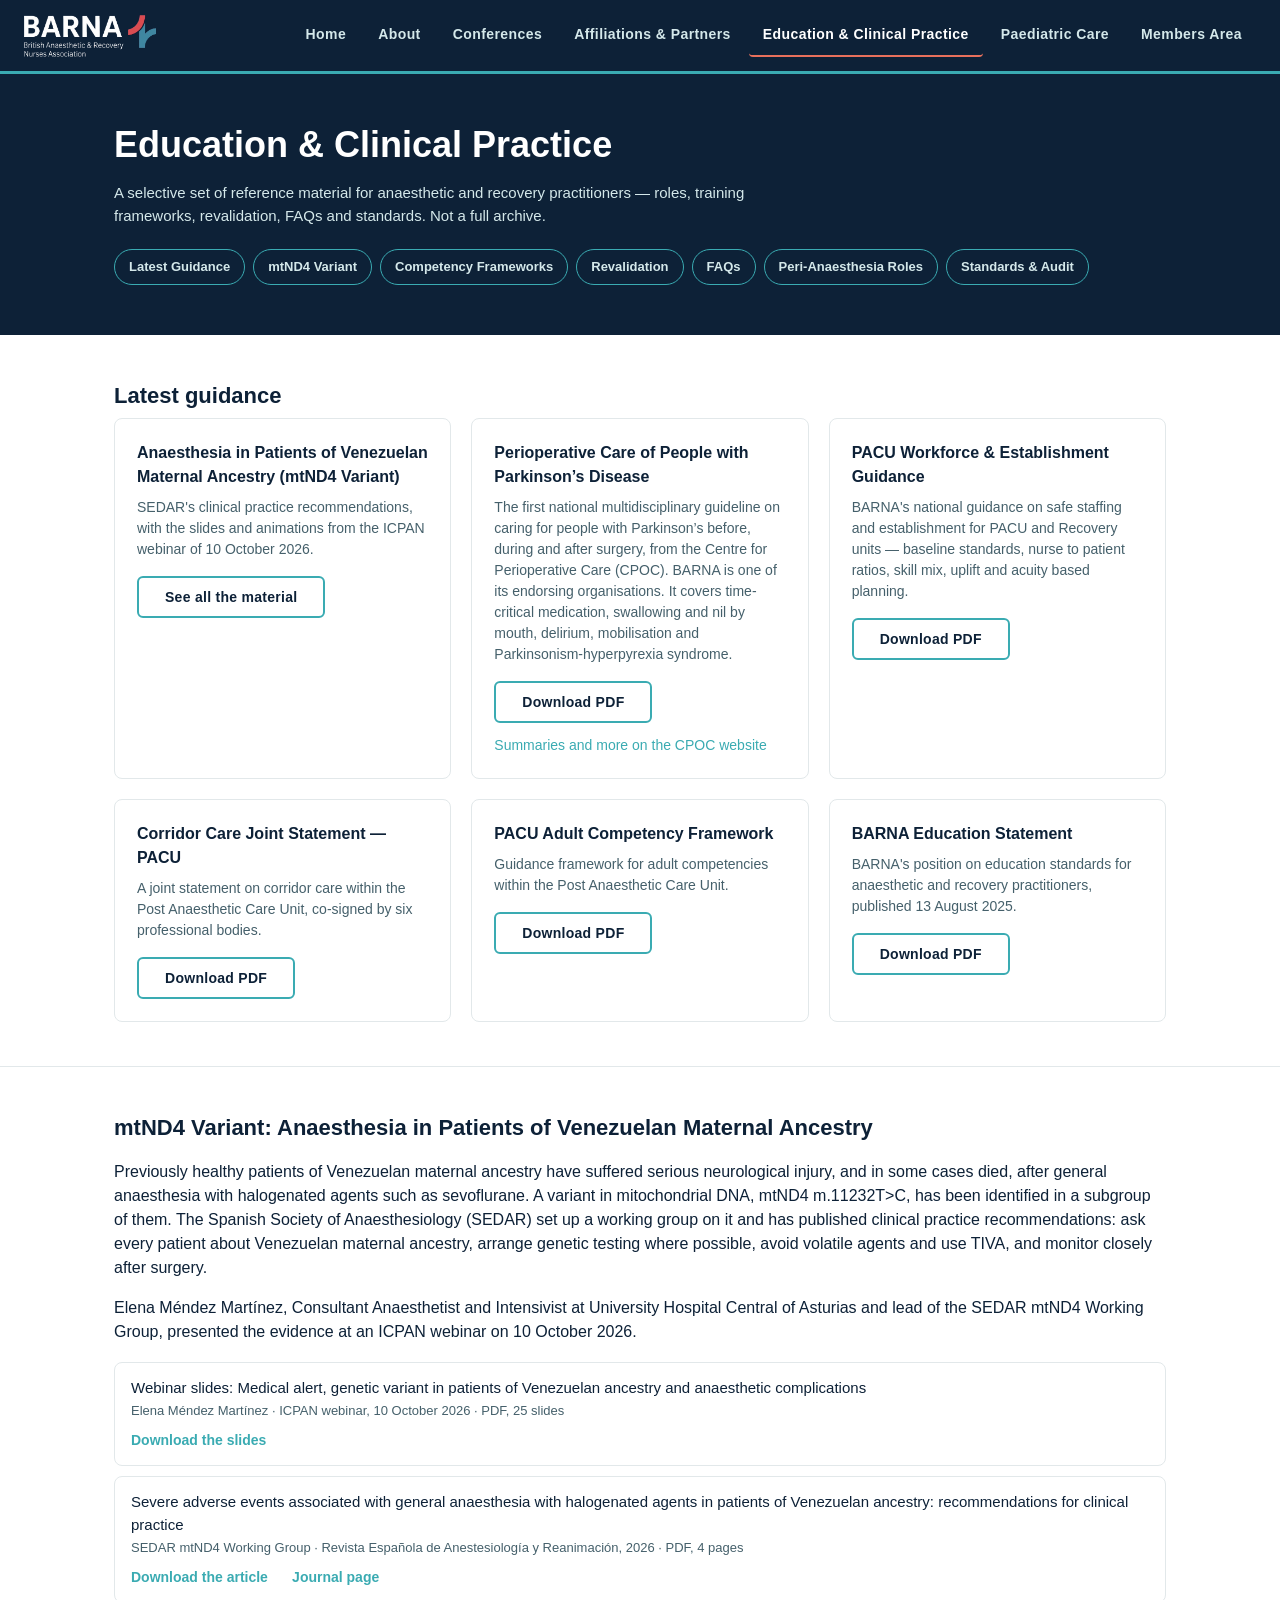
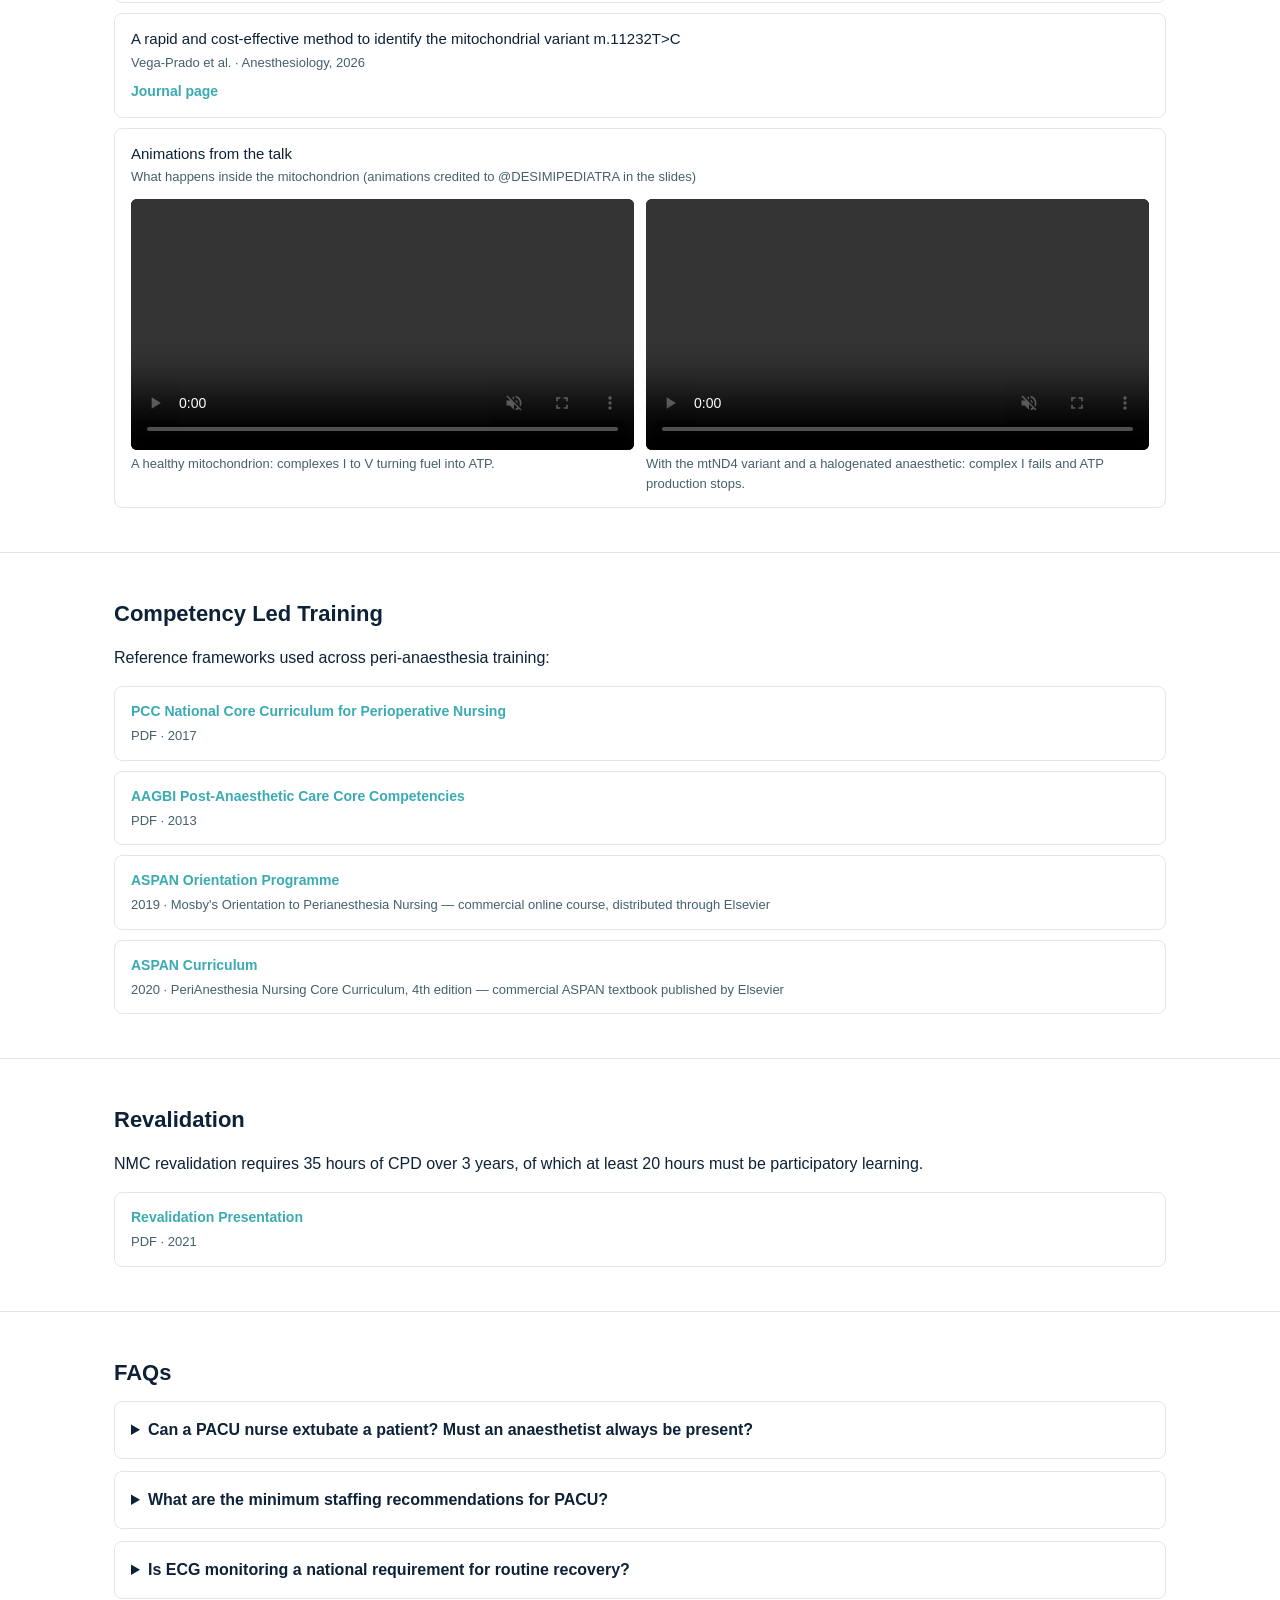
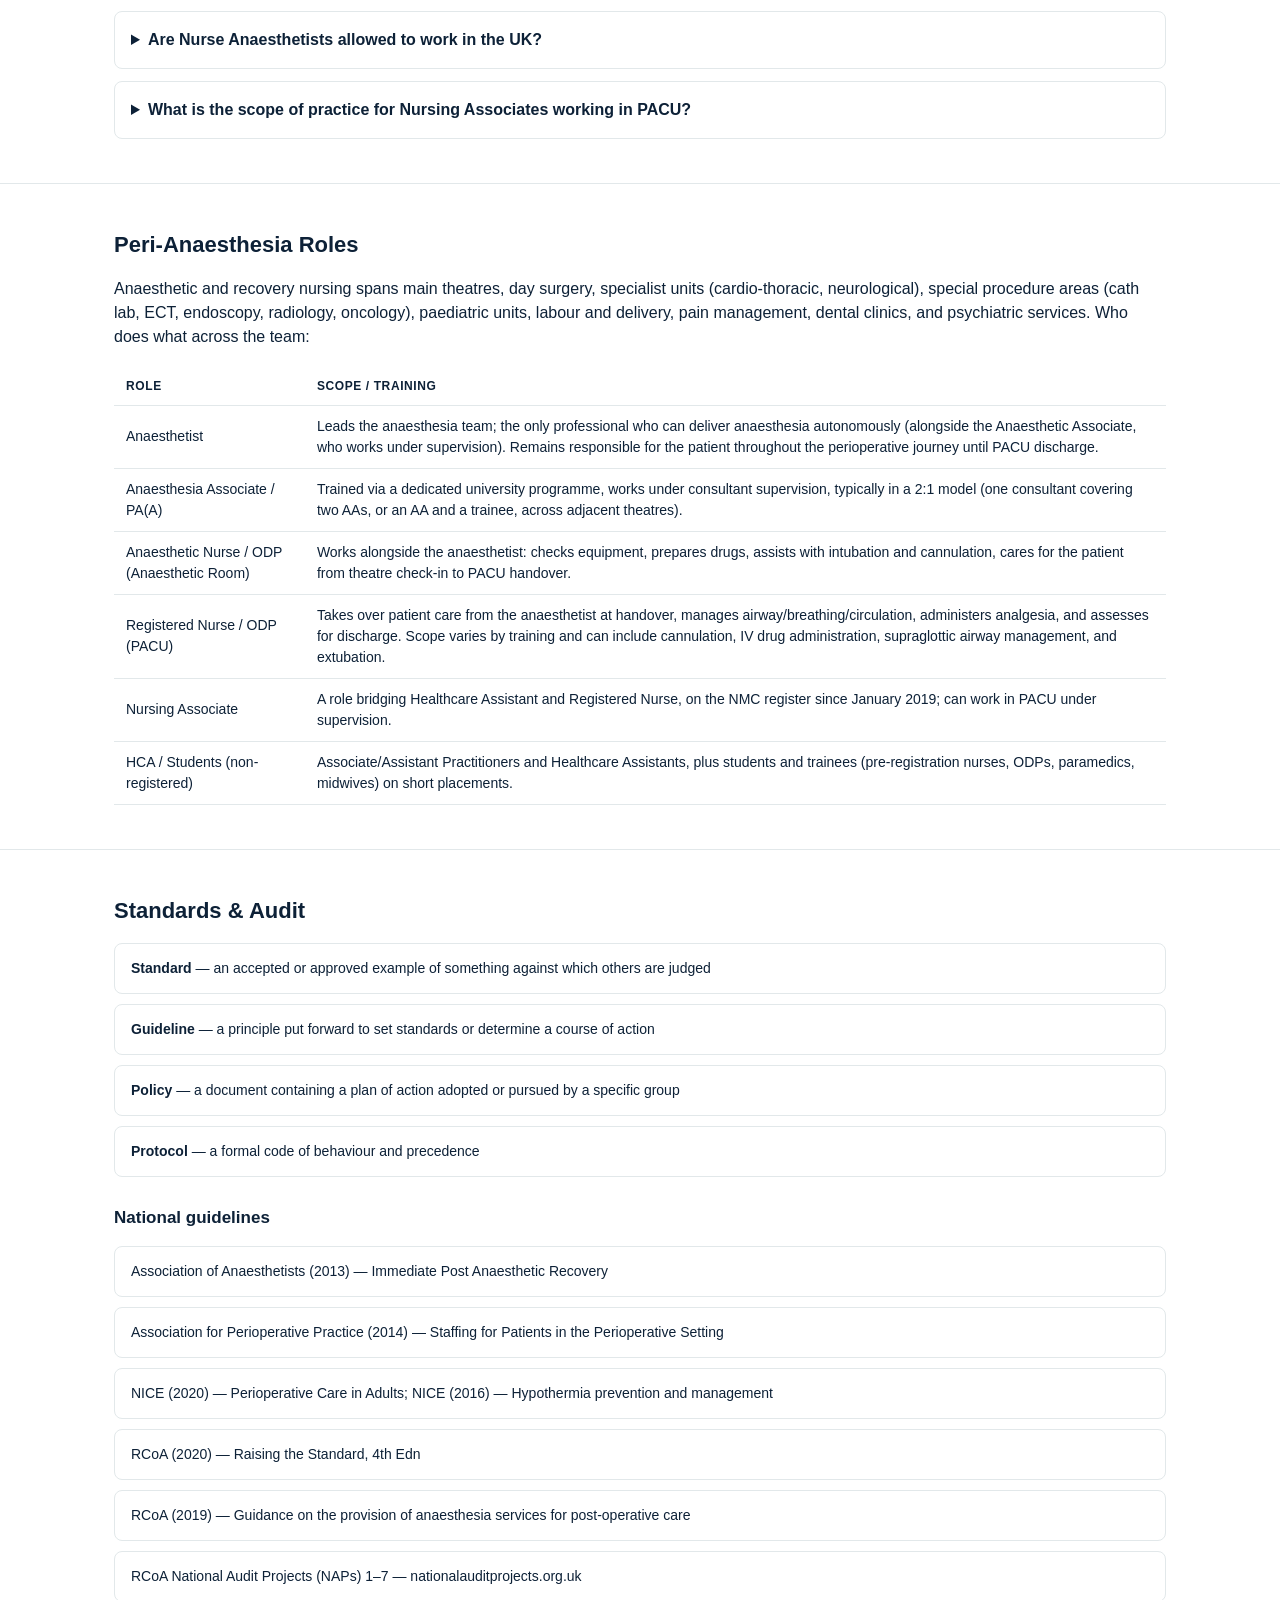
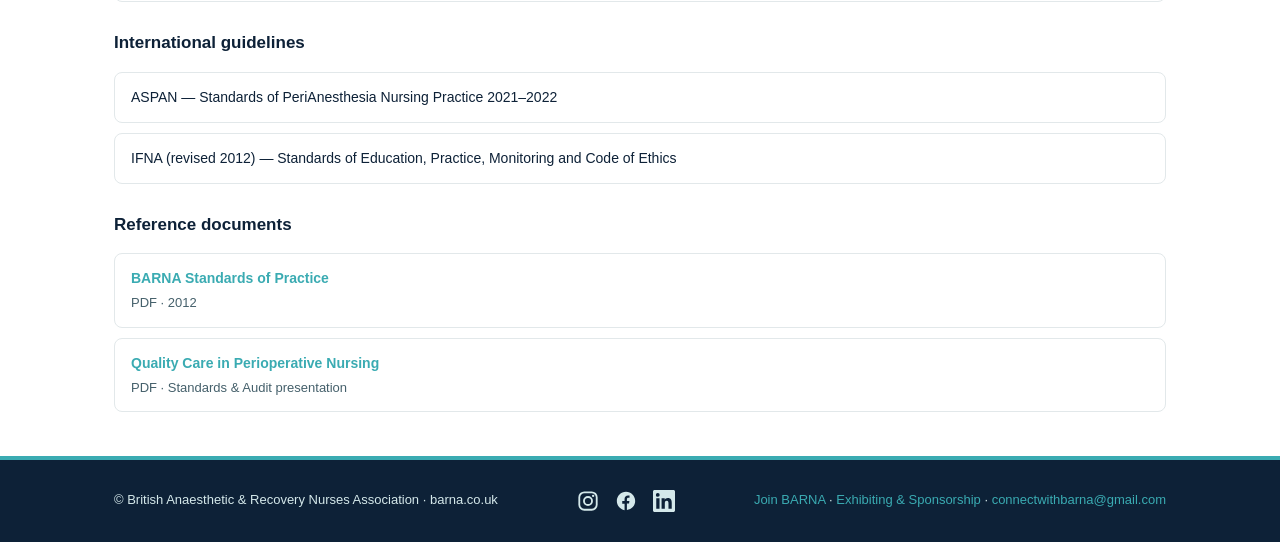
<file: education-clinical.html>
<!DOCTYPE html>
<html lang="en">
<head>
<meta charset="UTF-8">
<meta name="viewport" content="width=device-width, initial-scale=1.0">
<title>Education &amp; Clinical Practice — BARNA</title>
<link rel="stylesheet" href="css/style.css">
<script data-memberstack-app="app_cmrummrg0005e0su88onb4fmk"
        src="https://static.memberstack.com/scripts/v2/memberstack.js"
        type="text/javascript">
</script>
</head>
<body>

<!-- ============ SHARED HEADER — paste identically at the top of every page ============ -->
<header class="site-header">
  <div class="nav-inner">
    <a class="logo-link" href="index.html">
      <img src="images/barna-logo.png" alt="BARNA — British Anaesthetic & Recovery Nurses Association">
    </a>
    <nav class="site-nav">
      <ul>
        <li><a href="index.html">Home</a></li>
        <li><a href="about.html">About</a></li>
        <li><a href="conferences.html">Conferences</a></li>
        <li><a href="affiliations.html">Affiliations &amp; Partners</a></li>
        <li><a href="education-clinical.html" class="current">Education &amp; Clinical Practice</a></li>
        <li><a href="paediatric.html">Paediatric Care</a></li>
        <li><a href="members.html">Members Area</a></li>
      </ul>
    </nav>
  </div>
</header>
<!-- ============ END SHARED HEADER ============ -->

<section class="page-header">
  <div class="wrap">
    <h1>Education &amp; Clinical Practice</h1>
    <p class="lead">A selective set of reference material for anaesthetic and recovery practitioners — roles, training frameworks, revalidation, FAQs and standards. Not a full archive.</p>
    <ul class="jump-nav">
      <li><a href="#guidance">Latest Guidance</a></li>
      <li><a href="#mtnd4">mtND4 Variant</a></li>
      <li><a href="#frameworks">Competency Frameworks</a></li>
      <li><a href="#revalidation">Revalidation</a></li>
      <li><a href="#faqs">FAQs</a></li>
      <li><a href="#roles">Peri-Anaesthesia Roles</a></li>
      <li><a href="#standards">Standards &amp; Audit</a></li>
    </ul>
  </div>
</section>

<!-- ============ 1. LATEST GUIDANCE ============ -->
<section class="content-section" id="guidance">
  <div class="wrap">
    <h2>Latest guidance</h2>
    <div class="resource-grid guidance-grid">
      <div class="resource-card">
        <h4>Anaesthesia in Patients of Venezuelan Maternal Ancestry (mtND4 Variant)</h4>
        <p>SEDAR's clinical practice recommendations, with the slides and animations from the ICPAN webinar of 10 October 2026.</p>
        <a href="#mtnd4" class="btn btn-outline" style="color:var(--navy); border-color:var(--teal);">See all the material</a>
      </div>
      <div class="resource-card">
        <h4>Perioperative Care of People with Parkinson&rsquo;s Disease</h4>
        <p>The first national multidisciplinary guideline on caring for people with Parkinson&rsquo;s before, during and after surgery, from the Centre for Perioperative Care (CPOC). BARNA is one of its endorsing organisations. It covers time-critical medication, swallowing and nil by mouth, delirium, mobilisation and Parkinsonism-hyperpyrexia syndrome.</p>
        <!-- Links straight to CPOC's PDF rather than a copy here, so it stays their current version. -->
        <a href="https://www.cpoc.org.uk/sites/cpoc/files/documents/2026-10/Clinical_Guideline_for_Perioperative_Care_of_people_with_Parkinson%E2%80%99s_Disease.pdf" class="btn btn-outline" style="color:var(--navy); border-color:var(--teal);" target="_blank" rel="noopener">Download PDF</a>
        <p style="margin:12px 0 0;"><a href="https://www.cpoc.org.uk/guidelines-resources-guidelines/clinical-guideline-perioperative-care-people-parkinsons-disease" target="_blank" rel="noopener" style="color:var(--teal);">Summaries and more on the CPOC website</a></p>
      </div>
      <div class="resource-card">
        <h4>PACU Workforce &amp; Establishment Guidance</h4>
        <p>BARNA's national guidance on safe staffing and establishment for PACU and Recovery units &mdash; baseline standards, nurse to patient ratios, skill mix, uplift and acuity based planning.</p>
        <a href="files/barna_workforce_establishment_guidance_pacu_2026.pdf" class="btn btn-outline" style="color:var(--navy); border-color:var(--teal);" target="_blank" rel="noopener">Download PDF</a>
      </div>
      <div class="resource-card">
        <h4>Corridor Care Joint Statement — PACU</h4>
        <p>A joint statement on corridor care within the Post Anaesthetic Care Unit, co-signed by six professional bodies.</p>
        <a href="files/barna_joint_statement_corridor_care_pacu_2026.pdf" class="btn btn-outline" style="color:var(--navy); border-color:var(--teal);" target="_blank" rel="noopener">Download PDF</a>
      </div>
      <div class="resource-card">
        <h4>PACU Adult Competency Framework</h4>
        <p>Guidance framework for adult competencies within the Post Anaesthetic Care Unit.</p>
        <a href="files/adult_pacu_competencies_barna.pdf" class="btn btn-outline" style="color:var(--navy); border-color:var(--teal);" target="_blank" rel="noopener">Download PDF</a>
      </div>
      <div class="resource-card">
        <h4>BARNA Education Statement</h4>
        <p>BARNA's position on education standards for anaesthetic and recovery practitioners, published 13 August 2025.</p>
        <a href="assets/documents/barna_-_education_statement_-_final_version_13.08.2025.pdf" class="btn btn-outline" style="color:var(--navy); border-color:var(--teal);" target="_blank" rel="noopener">Download PDF</a>
      </div>
    </div>
  </div>
</section>

<!-- ============ 1b. mtND4 VARIANT ============
     Everything from the ICPAN webinar of 10 Oct 2026, open to all: Isabel Diez Martin,
     who passed on the material, confirmed "Everything can be open" (10 Oct 2026).
     The same material is also listed in the members area (members.html#mtnd4). -->
<section class="content-section" id="mtnd4">
  <div class="wrap">
    <h2>mtND4 Variant: Anaesthesia in Patients of Venezuelan Maternal Ancestry</h2>
    <p>Previously healthy patients of Venezuelan maternal ancestry have suffered serious neurological injury, and in some cases died, after general anaesthesia with halogenated agents such as sevoflurane. A variant in mitochondrial DNA, mtND4 m.11232T&gt;C, has been identified in a subgroup of them. The Spanish Society of Anaesthesiology (SEDAR) set up a working group on it and has published clinical practice recommendations: ask every patient about Venezuelan maternal ancestry, arrange genetic testing where possible, avoid volatile agents and use TIVA, and monitor closely after surgery.</p>
    <p>Elena M&eacute;ndez Mart&iacute;nez, Consultant Anaesthetist and Intensivist at University Hospital Central of Asturias and lead of the SEDAR mtND4 Working Group, presented the evidence at an ICPAN webinar on 10 October 2026.</p>
    <ul class="recording-list">
      <li>Webinar slides: Medical alert, genetic variant in patients of Venezuelan ancestry and anaesthetic complications
        <span class="recording-speaker">Elena M&eacute;ndez Mart&iacute;nez &middot; ICPAN webinar, 10 October 2026 &middot; PDF, 25 slides</span>
        <div class="webinar-links"><a href="assets/documents/webinars/icpan_mtnd4_elena_mendez_slides_oct_2026.pdf" target="_blank" rel="noopener">Download the slides</a></div>
      </li>
      <li>Severe adverse events associated with general anaesthesia with halogenated agents in patients of Venezuelan ancestry: recommendations for clinical practice
        <span class="recording-speaker">SEDAR mtND4 Working Group &middot; Revista Espa&ntilde;ola de Anestesiolog&iacute;a y Reanimaci&oacute;n, 2026 &middot; PDF, 4 pages</span>
        <div class="webinar-links">
          <a href="assets/documents/webinars/sedar_mtnd4_recommendations_2026.pdf" target="_blank" rel="noopener">Download the article</a>
          <a href="https://doi.org/10.1016/j.redare.2026.502167" target="_blank" rel="noopener">Journal page</a>
        </div>
      </li>
      <li>A rapid and cost-effective method to identify the mitochondrial variant m.11232T&gt;C
        <span class="recording-speaker">Vega-Prado et al. &middot; Anesthesiology, 2026</span>
        <div class="webinar-links"><a href="https://doi.org/10.1097/ALN.0000000000006289" target="_blank" rel="noopener">Journal page</a></div>
      </li>
      <li>Animations from the talk
        <span class="recording-speaker">What happens inside the mitochondrion (animations credited to @DESIMIPEDIATRA in the slides)</span>
        <div class="webinar-videos">
          <figure>
            <video src="assets/documents/webinars/mtnd4_animation_healthy.mp4" controls muted loop playsinline preload="metadata"></video>
            <figcaption>A healthy mitochondrion: complexes I to V turning fuel into ATP.</figcaption>
          </figure>
          <figure>
            <video src="assets/documents/webinars/mtnd4_animation_anaesthetic.mp4" controls muted loop playsinline preload="metadata"></video>
            <figcaption>With the mtND4 variant and a halogenated anaesthetic: complex I fails and ATP production stops.</figcaption>
          </figure>
        </div>
      </li>
    </ul>
  </div>
</section>

<!-- ============ 2. COMPETENCY LED TRAINING FRAMEWORKS ============ -->
<section class="content-section" id="frameworks">
  <div class="wrap">
    <h2>Competency Led Training</h2>
    <p>Reference frameworks used across peri-anaesthesia training:</p>
    <ul class="doc-list">
      <li>
        <a href="assets/documents/pcc-national-core-curriculum-for-perioperative-nursing-final.pdf" target="_blank" rel="noopener">PCC National Core Curriculum for Perioperative Nursing</a>
        <span class="doc-meta">PDF &middot; 2017</span>
      </li>
      <li>
        <a href="assets/documents/hea3184-post-anaesthetic-care-core-competencies.pdf" target="_blank" rel="noopener">AAGBI Post-Anaesthetic Care Core Competencies</a>
        <span class="doc-meta">PDF &middot; 2013</span>
      </li>
      <li>
        <a href="https://www.aspan.org/Publications-Resources/ASPAN-Publications/Mosbys-Orientation-to-Perianesthesia-Nursing-online-course" target="_blank" rel="noopener">ASPAN Orientation Programme</a>
        <span class="doc-meta">2019 &middot; Mosby's Orientation to Perianesthesia Nursing — commercial online course, distributed through Elsevier</span>
      </li>
      <li>
        <a href="https://shop.elsevier.com/books/perianesthesia-nursing-core-curriculum/aspan/978-0-323-60918-0" target="_blank" rel="noopener">ASPAN Curriculum</a>
        <span class="doc-meta">2020 &middot; PeriAnesthesia Nursing Core Curriculum, 4th edition — commercial ASPAN textbook published by Elsevier</span>
      </li>
    </ul>
  </div>
</section>

<!-- ============ 3. REVALIDATION ============ -->
<section class="content-section" id="revalidation">
  <div class="wrap">
    <h2>Revalidation</h2>
    <p>
      NMC revalidation requires 35 hours of CPD over 3 years, of which at least 20 hours must be
      participatory learning.
    </p>
    <ul class="doc-list">
      <li>
        <a href="assets/documents/ppp_revalidation_2021.pdf" target="_blank" rel="noopener">Revalidation Presentation</a>
        <span class="doc-meta">PDF &middot; 2021</span>
      </li>
    </ul>
  </div>
</section>

<!-- ============ 4. FAQs ============ -->
<section class="content-section" id="faqs">
  <div class="wrap">
    <h2>FAQs</h2>
    <details class="faq-item">
      <summary>Can a PACU nurse extubate a patient? Must an anaesthetist always be present?</summary>
      <p>Both the Association of Anaesthetists and the Royal College of Anaesthetists hold that tube removal is the anaesthetist's responsibility, though it may be delegated to an appropriately trained PACU team member prepared to accept it. BARNA supports both positions but notes this remains an area needing further UK-wide investigation — local policy and extubation competency should be in place wherever nurses accept this responsibility.</p>
    </details>
    <details class="faq-item">
      <summary>What are the minimum staffing recommendations for PACU?</summary>
      <p>The full position is in BARNA's <a href="files/barna_workforce_establishment_guidance_pacu_2026.pdf" target="_blank" rel="noopener">National Workforce &amp; Establishment Guidance for PACU</a>, which covers establishment, skill mix, uplift and acuity based planning. In short: never fewer than two registered staff, and lone working is not permitted. Adult patients are 1:1 until airway control is regained and they are stable, and paediatric patients 2:1 until awake and with their parents. Anyone needing airway support or IV opioids, or giving acuity concerns, stays 1:1 — that one is non-negotiable. Ward ready patients may be cohorted to a maximum of 1:4, and only so that higher acuity patients keep their 1:1 care.</p>
      <p>The guidance has the rest: the registered lead being fully supervisory and outside the numbers, a supernumerary Band 6 in each recovery area, remote site recovery, transfer times and the RCN's 27% uplift. It replaces the ratios previously quoted here from the 2012 Standards of Practice, which remain BARNA's wider standards for practice.</p>
    </details>
    <details class="faq-item">
      <summary>Is ECG monitoring a national requirement for routine recovery?</summary>
      <p>Yes — pulse oximetry and non-invasive blood pressure monitoring are mandatory; ECG monitoring equipment must be available at every bed space, and PACU nurses should be competent in basic rhythm recognition.</p>
    </details>
    <details class="faq-item">
      <summary>Are Nurse Anaesthetists allowed to work in the UK?</summary>
      <p>No — the UK does not employ Nurse Anaesthetists in that capacity. UK practice uses Anaesthetic Nurses and ODPs, who assist but do not administer anaesthesia. The only non-medical role permitted to deliver anaesthesia is the Anaesthesia Associate/PA(A), a UK-specific qualification (around 27 months, currently offered by a small number of universities). Nurse Anaesthetists trained abroad can work in the UK as Anaesthetic Nurses if their training is NMC-recognised, or can complete the Anaesthesia Associate course.</p>
    </details>
    <details class="faq-item">
      <summary>What is the scope of practice for Nursing Associates working in PACU?</summary>
      <p>A 2-year, NMC-validated Foundation Degree role bridging HCA and Registered Nurse, on the NMC register since January 2019. Duties can include venepuncture, ECGs, recording clinical observations, and supporting patients and families — always under the supervision of the Registered Nurse or ODP in charge. The Perioperative Care Collaborative continues to develop guidance on this role's scope in PACU specifically.</p>
    </details>
  </div>
</section>

<!-- ============ 5. PERI-ANAESTHESIA ROLES ============ -->
<section class="content-section" id="roles">
  <div class="wrap">
    <h2>Peri-Anaesthesia Roles</h2>
    <p>
      Anaesthetic and recovery nursing spans main theatres, day surgery, specialist units
      (cardio-thoracic, neurological), special procedure areas (cath lab, ECT, endoscopy,
      radiology, oncology), paediatric units, labour and delivery, pain management, dental
      clinics, and psychiatric services. Who does what across the team:
    </p>
    <table class="data-table">
      <thead><tr><th>Role</th><th>Scope / training</th></tr></thead>
      <tbody>
        <tr><td>Anaesthetist</td><td>Leads the anaesthesia team; the only professional who can deliver anaesthesia autonomously (alongside the Anaesthetic Associate, who works under supervision). Remains responsible for the patient throughout the perioperative journey until PACU discharge.</td></tr>
        <tr><td>Anaesthesia Associate / PA(A)</td><td>Trained via a dedicated university programme, works under consultant supervision, typically in a 2:1 model (one consultant covering two AAs, or an AA and a trainee, across adjacent theatres).</td></tr>
        <tr><td>Anaesthetic Nurse / ODP (Anaesthetic Room)</td><td>Works alongside the anaesthetist: checks equipment, prepares drugs, assists with intubation and cannulation, cares for the patient from theatre check-in to PACU handover.</td></tr>
        <tr><td>Registered Nurse / ODP (PACU)</td><td>Takes over patient care from the anaesthetist at handover, manages airway/breathing/circulation, administers analgesia, and assesses for discharge. Scope varies by training and can include cannulation, IV drug administration, supraglottic airway management, and extubation.</td></tr>
        <tr><td>Nursing Associate</td><td>A role bridging Healthcare Assistant and Registered Nurse, on the NMC register since January 2019; can work in PACU under supervision.</td></tr>
        <tr><td>HCA / Students (non-registered)</td><td>Associate/Assistant Practitioners and Healthcare Assistants, plus students and trainees (pre-registration nurses, ODPs, paramedics, midwives) on short placements.</td></tr>
      </tbody>
    </table>
  </div>
</section>

<!-- ============ 6. STANDARDS & AUDIT ============ -->
<section class="content-section" id="standards">
  <div class="wrap">
    <h2>Standards &amp; Audit</h2>
    <ul class="aims-list">
      <li><strong>Standard</strong> — an accepted or approved example of something against which others are judged</li>
      <li><strong>Guideline</strong> — a principle put forward to set standards or determine a course of action</li>
      <li><strong>Policy</strong> — a document containing a plan of action adopted or pursued by a specific group</li>
      <li><strong>Protocol</strong> — a formal code of behaviour and precedence</li>
    </ul>

    <h3>National guidelines</h3>
    <ul class="aims-list">
      <li>Association of Anaesthetists (2013) — Immediate Post Anaesthetic Recovery</li>
      <li>Association for Perioperative Practice (2014) — Staffing for Patients in the Perioperative Setting</li>
      <li>NICE (2020) — Perioperative Care in Adults; NICE (2016) — Hypothermia prevention and management</li>
      <li>RCoA (2020) — Raising the Standard, 4th Edn</li>
      <li>RCoA (2019) — Guidance on the provision of anaesthesia services for post-operative care</li>
      <li>RCoA National Audit Projects (NAPs) 1&ndash;7 — <a href="https://www.nationalauditprojects.org.uk" target="_blank" rel="noopener">nationalauditprojects.org.uk</a></li>
    </ul>

    <h3>International guidelines</h3>
    <ul class="aims-list">
      <li>ASPAN — Standards of PeriAnesthesia Nursing Practice 2021&ndash;2022</li>
      <li>IFNA (revised 2012) — Standards of Education, Practice, Monitoring and Code of Ethics</li>
    </ul>

    <h3>Reference documents</h3>
    <!-- Checked Aug 2026: no newer edition of the Standards of Practice exists — 2012 is current.
         If BARNA publishes an update, replace the PDF in assets/documents/ and update the year here. -->
    <ul class="doc-list">
      <li>
        <a href="assets/documents/barna-standards-of-practice-2012_1.pdf" target="_blank" rel="noopener">BARNA Standards of Practice</a>
        <span class="doc-meta">PDF &middot; 2012</span>
      </li>
      <li>
        <a href="assets/documents/qualitycareinperioperativenursing_pat.pdf" target="_blank" rel="noopener">Quality Care in Perioperative Nursing</a>
        <span class="doc-meta">PDF &middot; Standards &amp; Audit presentation</span>
      </li>
    </ul>
  </div>
</section>

<!-- ============ SHARED FOOTER — paste identically at the bottom of every page ============ -->
<footer class="site-footer">
  <div class="wrap footer-inner">
    <div>&copy; British Anaesthetic &amp; Recovery Nurses Association &middot; barna.co.uk</div>

    <!-- Social links — icons are inline SVG so there are no extra image files
         to load and they inherit the brand colours from css/style.css -->
    <div class="footer-social">
      <a href="https://www.instagram.com/barnauknurses" target="_blank" rel="noopener" aria-label="BARNA on Instagram" title="Instagram">
        <svg viewBox="0 0 24 24" aria-hidden="true" focusable="false" fill="none" stroke="currentColor" stroke-width="2">
          <rect x="2.5" y="2.5" width="19" height="19" rx="5.5"/>
          <circle cx="12" cy="12" r="4.4"/>
          <circle cx="17.6" cy="6.4" r="1.3" fill="currentColor" stroke="none"/>
        </svg>
      </a>
      <a href="https://www.facebook.com/share/1EL6rZkJUF/" target="_blank" rel="noopener" aria-label="BARNA on Facebook" title="Facebook">
        <svg viewBox="0 0 24 24" aria-hidden="true" focusable="false" fill="currentColor">
          <path d="M22 12.06C22 6.5 17.52 2 12 2S2 6.5 2 12.06c0 5 3.66 9.15 8.44 9.94v-7.03H7.9v-2.9h2.54V9.85c0-2.51 1.49-3.9 3.77-3.9.78 0 1.63.14 1.63.14v2.46h-1.24c-1.22 0-1.6.76-1.6 1.54v1.85h2.72l-.43 2.9h-2.29v7.03C18.34 21.21 22 17.06 22 12.06Z"/>
        </svg>
      </a>
      <a href="https://www.linkedin.com/company/barna-british-anaesthetic-recovery-nurses-association/" target="_blank" rel="noopener" aria-label="BARNA on LinkedIn" title="LinkedIn">
        <svg viewBox="0 0 24 24" aria-hidden="true" focusable="false" fill="currentColor">
          <path d="M20.45 20.45h-3.56v-5.57c0-1.33-.03-3.04-1.85-3.04-1.86 0-2.14 1.45-2.14 2.94v5.67H9.35V9h3.41v1.56h.05c.47-.9 1.63-1.85 3.36-1.85 3.6 0 4.27 2.37 4.27 5.45v6.29ZM5.34 7.43a2.07 2.07 0 1 1 0-4.13 2.07 2.07 0 0 1 0 4.13Zm1.78 13.02H3.55V9h3.57v11.45ZM22.22 0H1.77C.79 0 0 .77 0 1.72v20.56C0 23.23.79 24 1.77 24h20.45c.98 0 1.78-.77 1.78-1.72V1.72C24 .77 23.2 0 22.22 0Z"/>
        </svg>
      </a>
    </div>

    <div>
      <a href="#" data-ms-modal="signup" data-ms-price:add="prc_annual-barna-membership-3y5t08ng" data-ms-redirect="current-url">Join BARNA</a> &middot;
      <!-- links straight to Adela's email for exhibition/sponsorship enquiries -->
      <a href="mailto:danciuadela@gmail.com">Exhibiting &amp; Sponsorship</a> &middot;
      <a href="mailto:connectwithbarna@gmail.com">connectwithbarna@gmail.com</a>
    </div>
  </div>
</footer>
<!-- ============ END SHARED FOOTER ============ -->

</body>
</html>
</file>
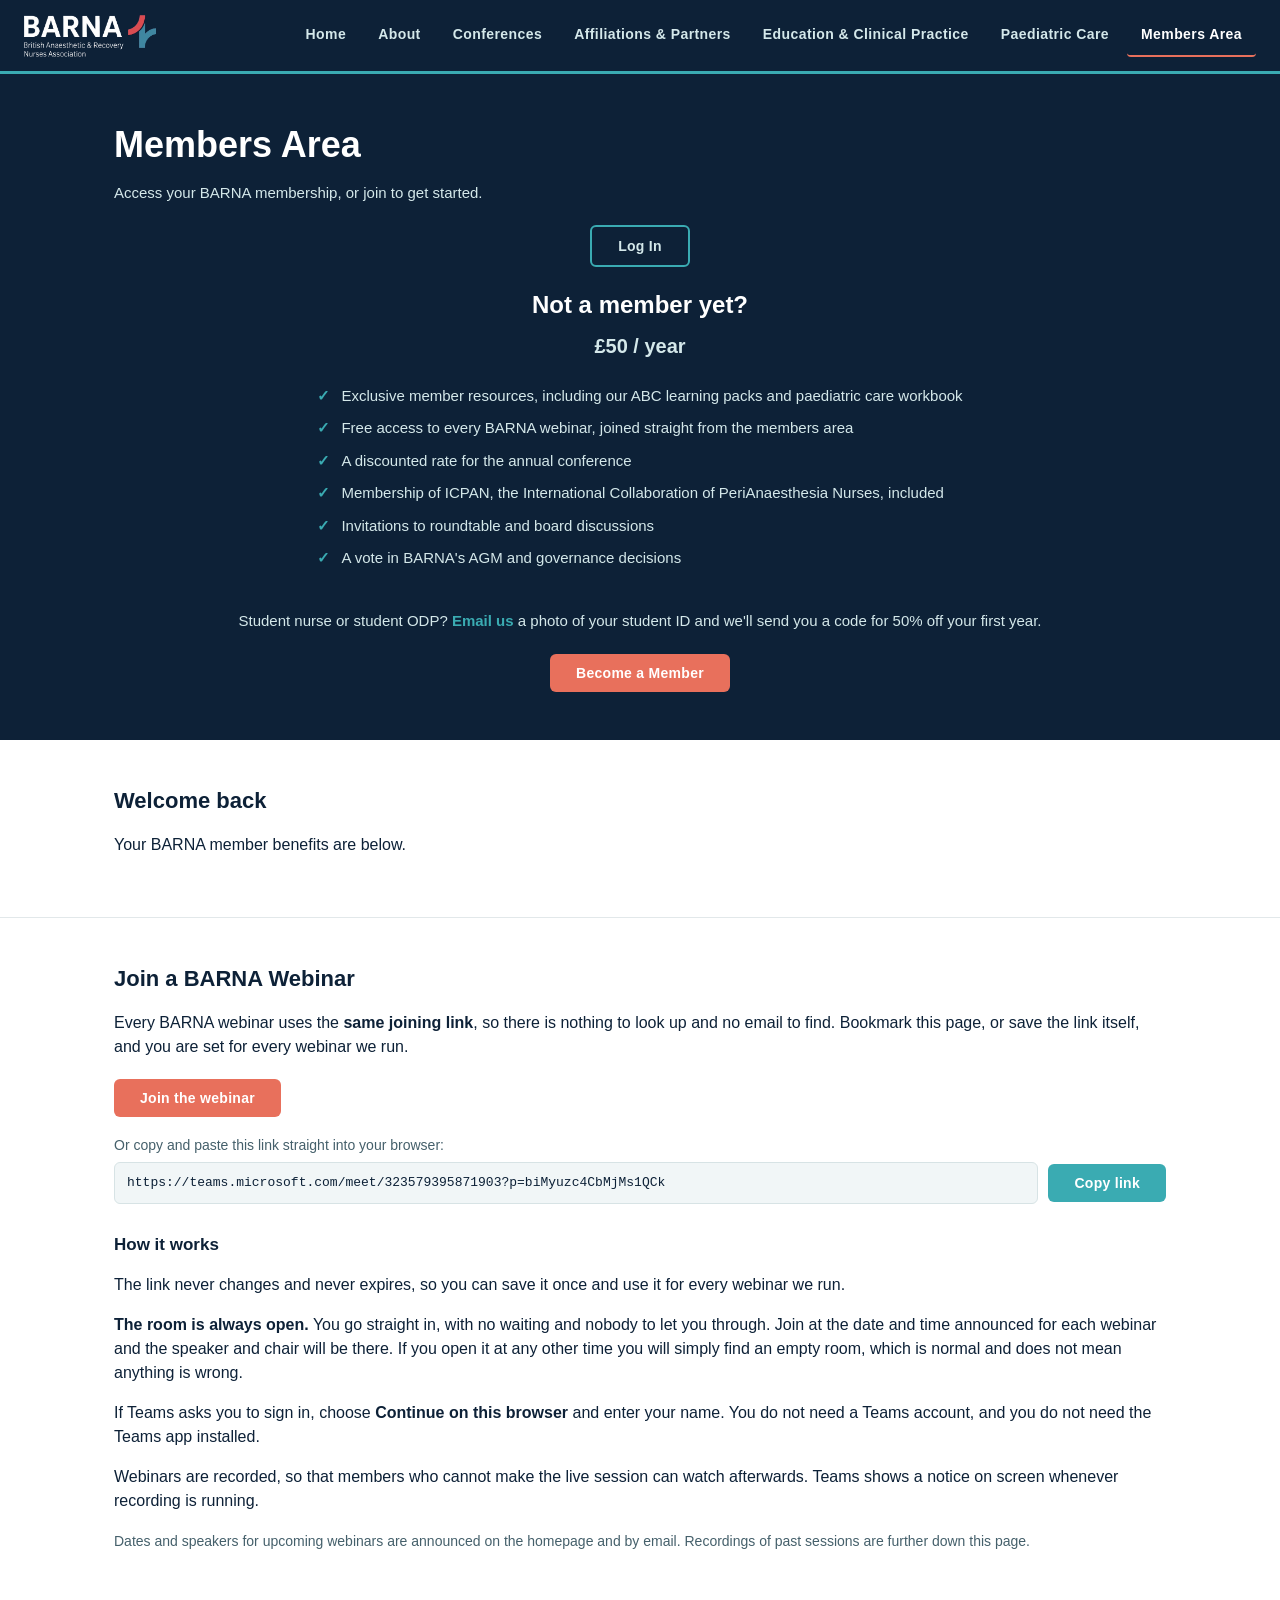
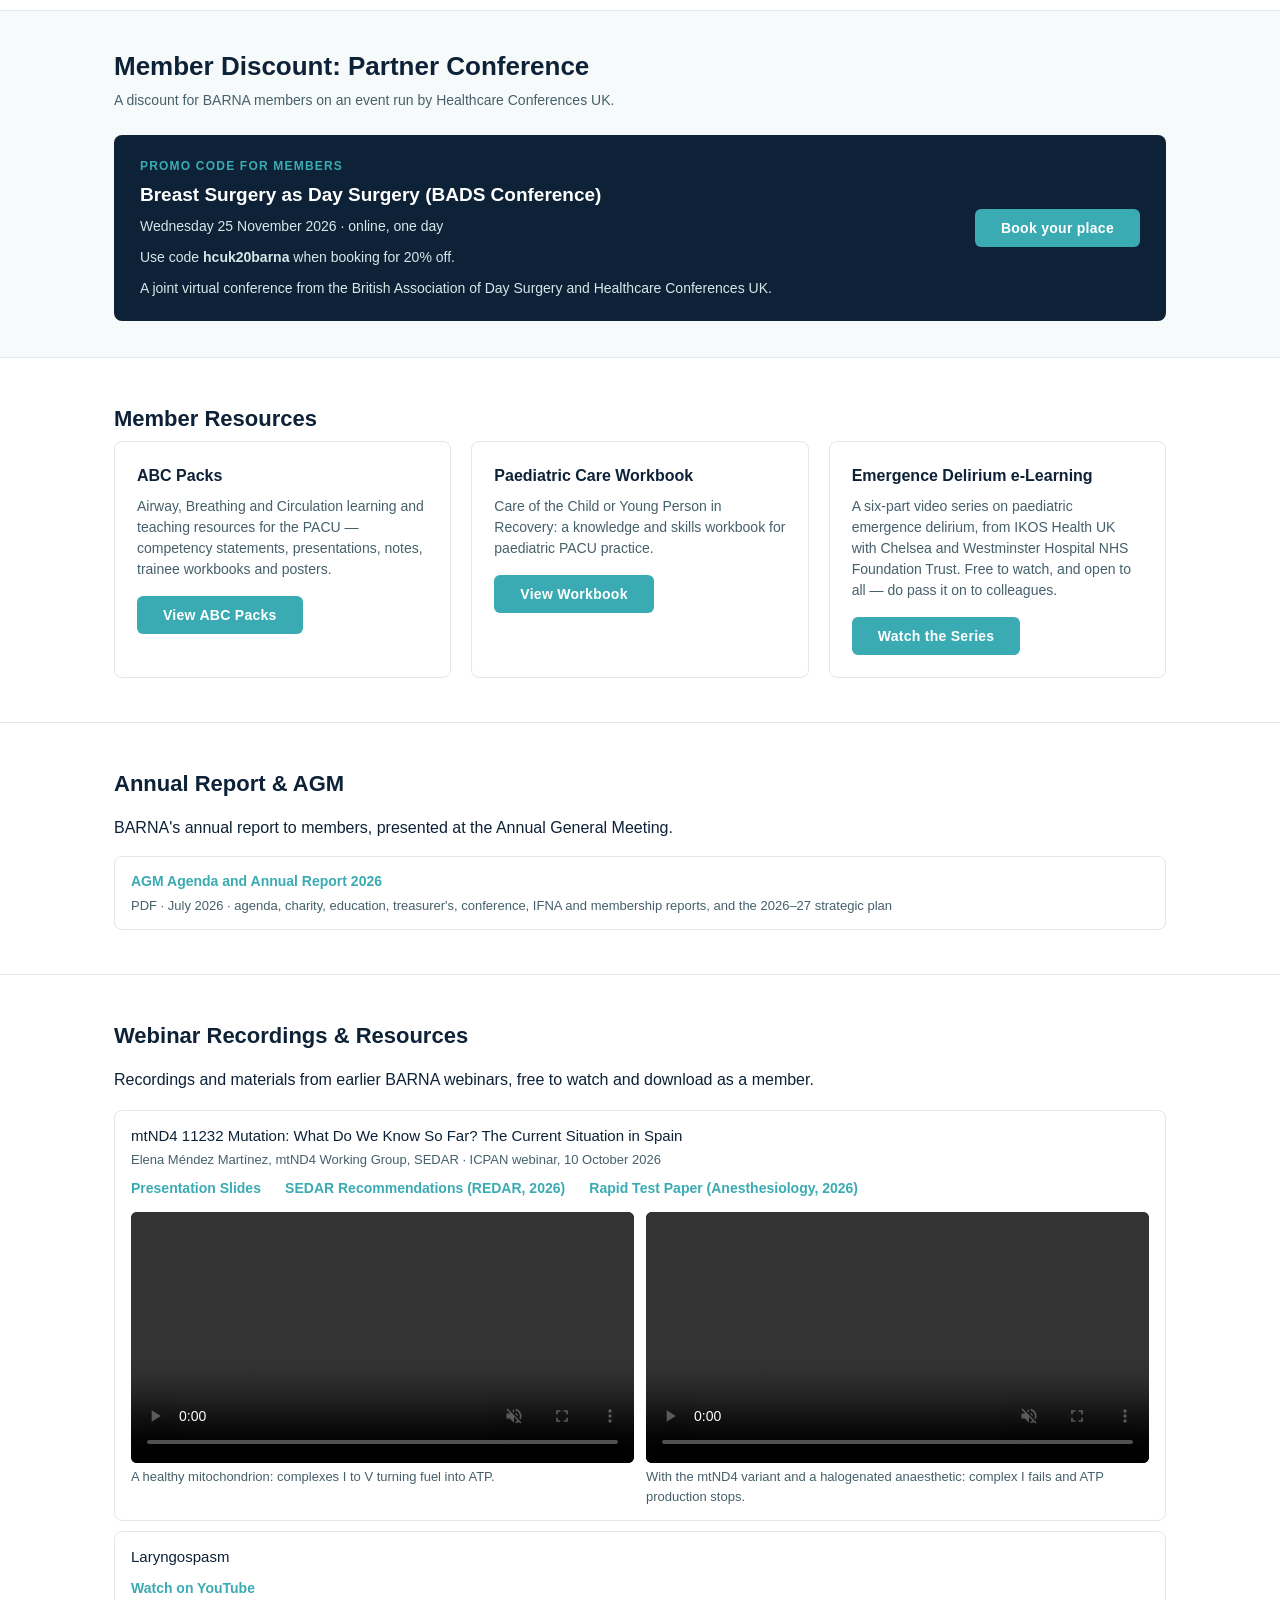
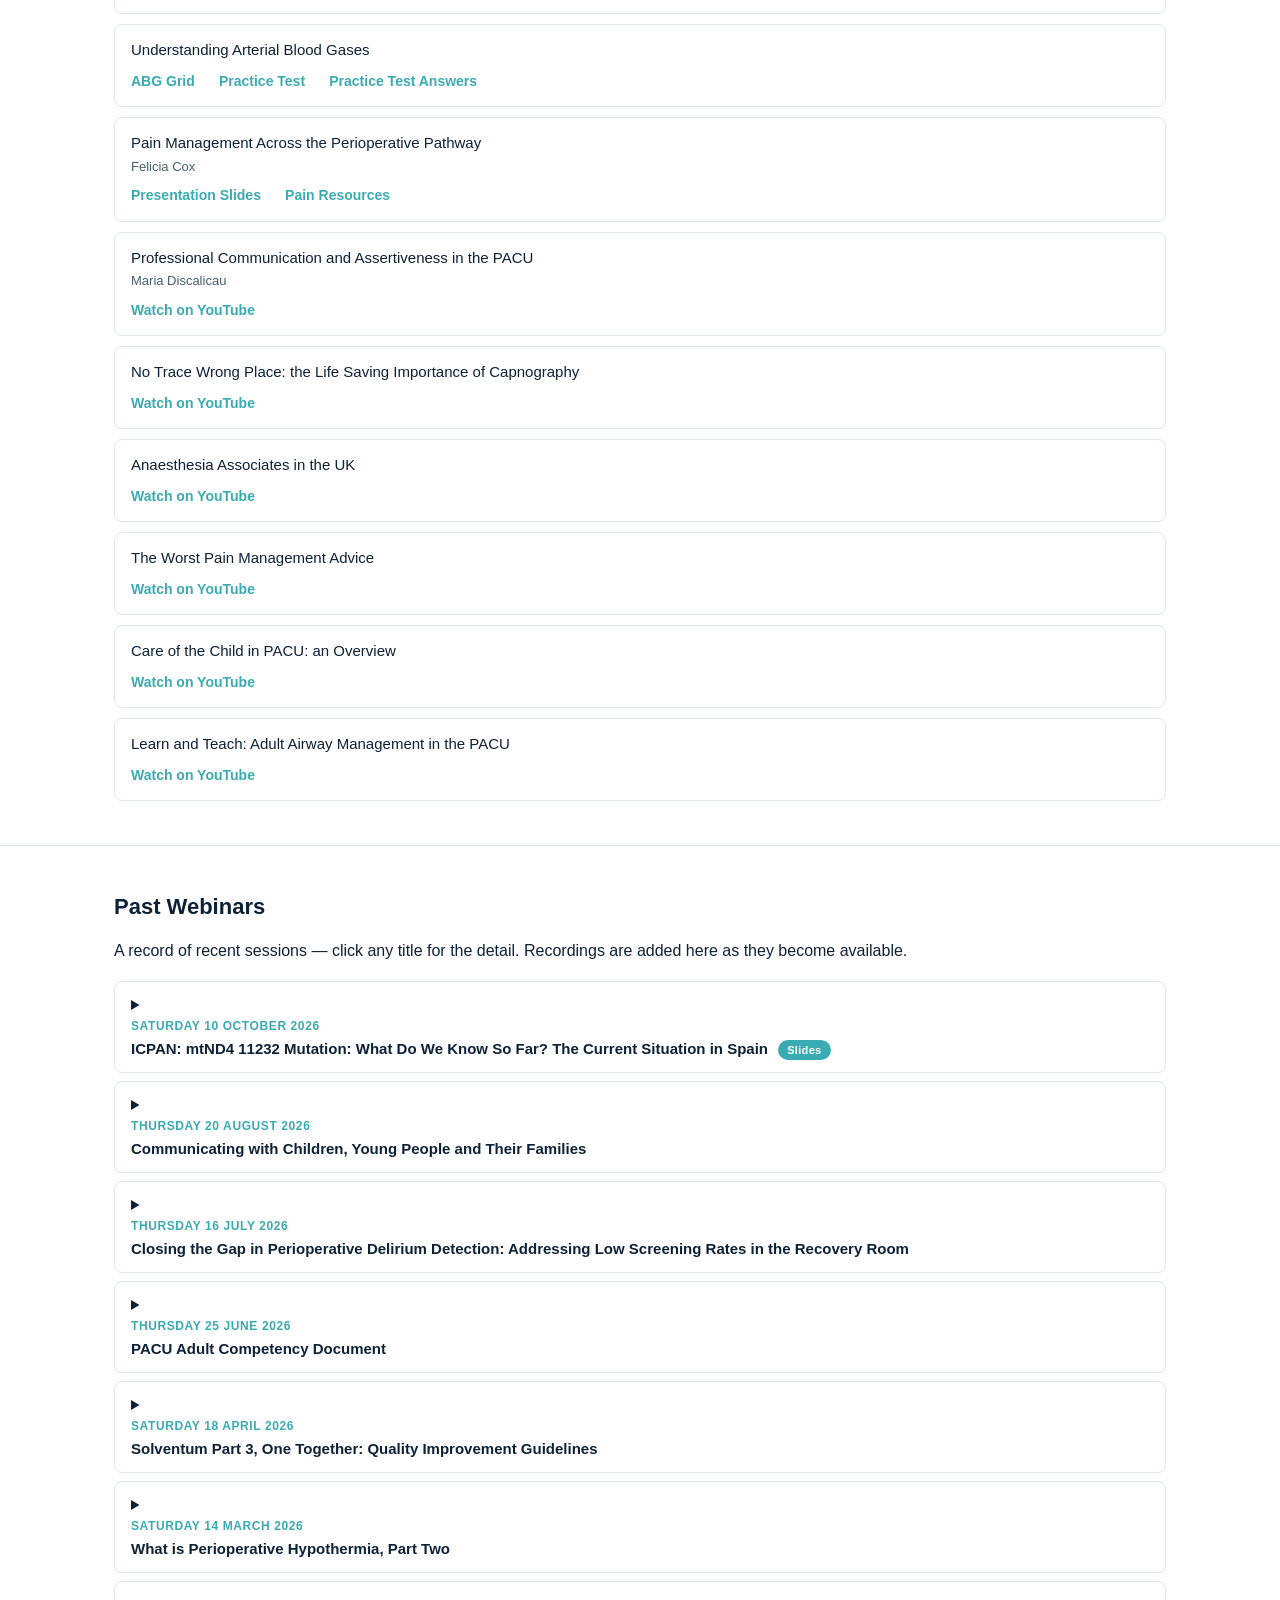
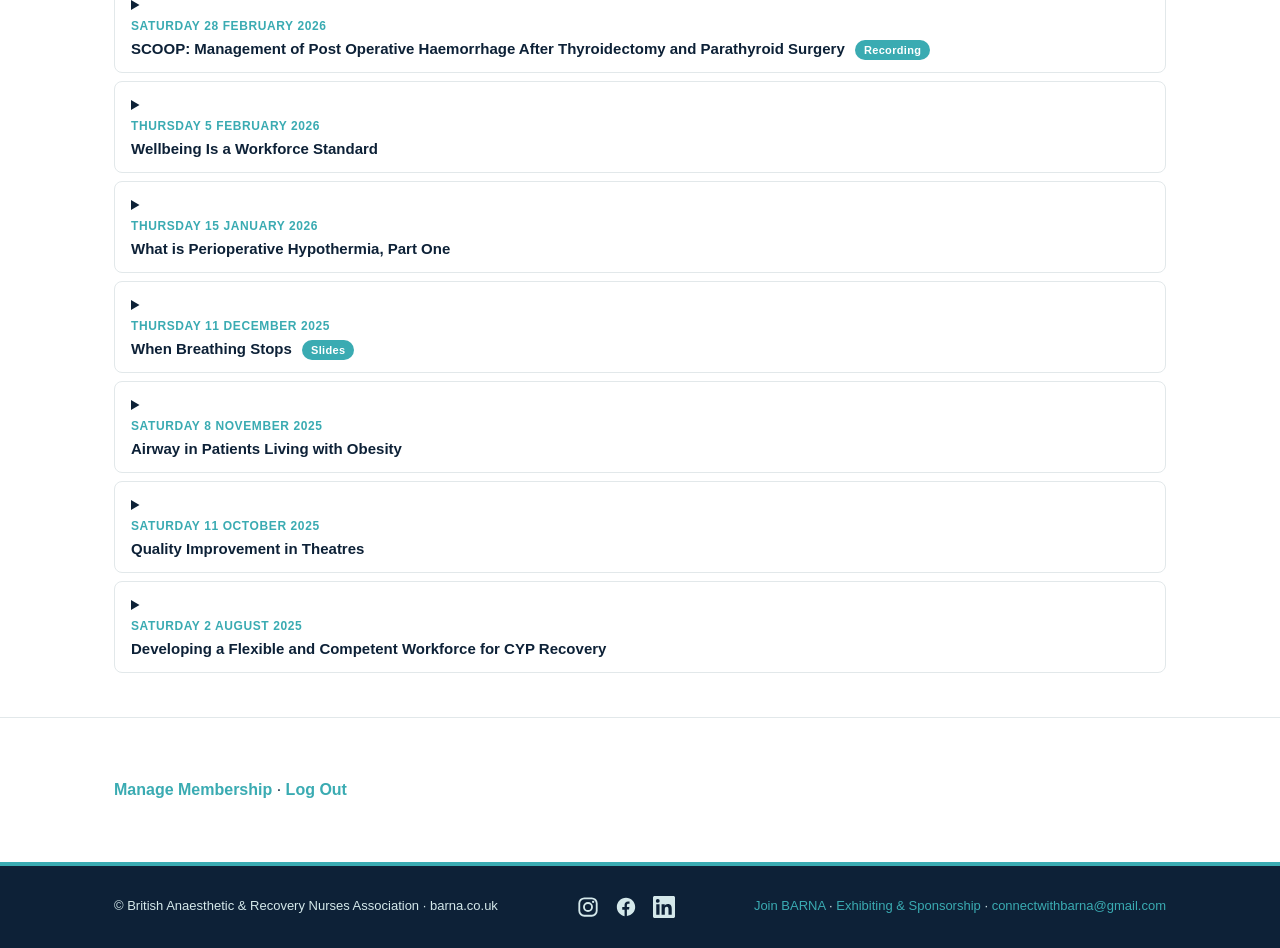
<file: members.html>
<!DOCTYPE html>
<html lang="en">
<head>
<meta charset="UTF-8">
<meta name="viewport" content="width=device-width, initial-scale=1.0">
<title>Members Area — BARNA</title>
<link rel="stylesheet" href="css/style.css">
<script data-memberstack-app="app_cmrummrg0005e0su88onb4fmk"
        src="https://static.memberstack.com/scripts/v2/memberstack.js"
        type="text/javascript">
</script>
</head>
<body>

<!-- ============ SHARED HEADER — paste identically at the top of every page ============ -->
<header class="site-header">
  <div class="nav-inner">
    <a class="logo-link" href="index.html">
      <img src="images/barna-logo.png" alt="BARNA — British Anaesthetic & Recovery Nurses Association">
    </a>
    <nav class="site-nav">
      <ul>
        <li><a href="index.html">Home</a></li>
        <li><a href="about.html">About</a></li>
        <li><a href="conferences.html">Conferences</a></li>
        <li><a href="affiliations.html">Affiliations &amp; Partners</a></li>
        <li><a href="education-clinical.html">Education &amp; Clinical Practice</a></li>
        <li><a href="paediatric.html">Paediatric Care</a></li>
        <li><a href="members.html" class="current">Members Area</a></li>
      </ul>
    </nav>
  </div>
</header>
<!-- ============ END SHARED HEADER ============ -->

<section class="page-header" style="padding-bottom: 20px;">
  <div class="wrap">
    <h1>Members Area</h1>
    <p class="lead" data-ms-content="!barna-members-area">Access your BARNA membership, or join to get started.</p>
    <div class="header-login" data-ms-content="!barna-members-area">
      <a href="#" data-ms-modal="login" data-ms-redirect="current-url" class="btn btn-outline">Log In</a>
    </div>
  </div>
</section>

<!-- ============ LOGGED OUT: shown to visitors who aren't signed in ============ -->
<section class="cta-band" data-ms-content="!barna-members-area" style="padding-top: 0;">
  <div class="wrap">
    <h2>Not a member yet?</h2>
    <p class="cta-price">£50 / year</p>
    <ul class="cta-benefits">
      <li>Exclusive member resources, including our ABC learning packs and paediatric care workbook</li>
      <li>Free access to every BARNA webinar, joined straight from the members area</li>
      <li>A discounted rate for the annual conference</li>
      <li>Membership of ICPAN, the International Collaboration of PeriAnaesthesia Nurses, included</li>
      <li>Invitations to roundtable and board discussions</li>
      <li>A vote in BARNA's AGM and governance decisions</li>
    </ul>
    <p class="cta-student">Student nurse or student ODP? <a href="mailto:barnamemsec@gmail.com?subject=Student%20discount%20code">Email us</a> a photo of your student ID and we'll send you a code for 50% off your first year.</p>
    <div class="cta-actions">
      <a data-ms-modal="signup" data-ms-redirect="current-url" data-ms-price:add="prc_annual-barna-membership-3y5t08ng" href="#" class="btn btn-coral">Become a Member</a>
    </div>
  </div>
</section>

<!-- ============ PAID MEMBERS: shown once a member has an active paid plan ============ -->
<!-- Gated on data-ms-content="barna-members-area", NOT "members" — "members" means "logged in at all",
     which would let a free account see everything. Every signup link on the site also carries
     data-ms-price:add so there's no route to an account without going through Stripe. Keep both
     halves in place if you add pages: the gate alone isn't enough if a signup link forgets the price.
     EDIT: conference discount details and AGM voting are still to be built into this gated area. -->
<div data-ms-content="barna-members-area">

  <section class="content-section">
    <div class="wrap">
      <h2>Welcome back</h2>
      <p>Your BARNA member benefits are below.</p>
    </div>
  </section>

  <!-- ============ 0. JOIN A WEBINAR — the permanent Teams link ============ -->
  <!-- ONE recurring Teams meeting covers every BARNA webinar, so this link is set
       once and then never changes. Nobody is ever sent a different link, and this
       page is the answer to "where do I join".

       The meeting is an all-day recurring series running to Dec 2036, now on
       BARNA's OWN Microsoft tenant (barna.onmicrosoft.com, free nonprofit
       grant, 6 Sep 2026) rather than Mike's NHS account. Mike is the admin
       there, so "anonymous users can start a meeting" is switched on and the
       room should open for whoever arrives first, with no host and nobody
       waiting. "Record automatically" is on too, so nobody presses record.

       ✅ VERIFIED 6 Sep 2026 from a private browser window: an anonymous
       joiner with no Teams account got into a COMPLETELY EMPTY room, and
       recording started on its own. Both halves work, which is why the copy
       below now says the room is always open. The
       all-day part is deliberate — a Teams link is joinable whenever, regardless
       of what the calendar says, and an all-day entry means no wrong-looking time
       is attached to it. Nobody is invited to the series, so nobody but the
       organiser ever sees a date on it.

       TO CHANGE THE LINK: replace the href below. That is the only edit, ever.
       ⚠️ Do not delete the Teams series itself — that kills the link permanently.

       ⚠️ This link is effectively public: the site is static, so the gate above
       hides it visually but does not withhold it, and the repo is public. Mike
       was told this before it went in and accepted it (5 Sep 2026). If it is ever
       abused, make a new series and change the one href. -->
  <section class="content-section">
    <div class="wrap">
      <h2>Join a BARNA Webinar</h2>
      <p>Every BARNA webinar uses the <strong>same joining link</strong>, so there is
         nothing to look up and no email to find. Bookmark this page, or save the link
         itself, and you are set for every webinar we run.</p>

      <p style="margin-top:20px;">
        <a id="webinar-join" href="https://teams.microsoft.com/meet/323579395871903?p=biMyuzc4CbMjMs1QCk" target="_blank" rel="noopener" class="btn btn-coral">Join the webinar</a>
      </p>

      <!-- The visible address below is filled in from the button's own href by the
           script at the bottom of this section, so THE LINK ONLY EXISTS ONCE on this
           page. Change the href above and this updates itself. Do not paste the
           address in here as well, or the two will drift apart.

           The wording is deliberately neutral: it offers the address as another way
           to join and says nothing about passing it to speakers or guests. Mike's
           call (6 Sep 2026) — he does not want the page inviting people to forward
           it. Anyone who asks gets told the link is in the members area. Do not
           "helpfully" add sharing wording back. -->
      <p style="margin:18px 0 6px; color:#45606b; font-size:14px;">Or copy and paste this
         link straight into your browser:</p>
      <div style="display:flex; flex-wrap:wrap; align-items:center; gap:10px; margin-bottom:4px;">
        <code id="webinar-url" style="flex:1 1 320px; min-width:0; word-break:break-all; background:#f1f6f7; border:1px solid #d7e3e5; border-radius:6px; padding:10px 12px; font-size:13px; color:var(--navy);"></code>
        <button type="button" id="copy-webinar-link" class="btn btn-teal" style="flex:0 0 auto;">Copy link</button>
      </div>

      <h3>How it works</h3>
      <p>The link never changes and never expires, so you can save it once and use it
         for every webinar we run.</p>
      <p><strong>The room is always open.</strong> You go straight in, with no waiting
         and nobody to let you through. Join at the date and time announced for each
         webinar and the speaker and chair will be there. If you open it at any other
         time you will simply find an empty room, which is normal and does not mean
         anything is wrong.</p>
      <p>If Teams asks you to sign in, choose <strong>Continue on this browser</strong>
         and enter your name. You do not need a Teams account, and you do not need the
         Teams app installed.</p>
      <p>Webinars are recorded, so that members who cannot make the live session can
         watch afterwards. Teams shows a notice on screen whenever recording is
         running.</p>

      <p style="color:#45606b; font-size:14px; margin-top:18px;">Dates and speakers for
         upcoming webinars are announced on the
         <a href="index.html">homepage</a> and by email. Recordings of past sessions
         are further down this page.</p>
    </div>
  </section>

  <script>
  /* Shows the joining address as text next to the button, and copies it in one
     click. Reads the address off the button itself, so there is only ever one
     copy of the link on this page to keep up to date. */
  (function () {
    var link = document.getElementById('webinar-join');
    var out  = document.getElementById('webinar-url');
    var btn  = document.getElementById('copy-webinar-link');
    if (!link || !out) { return; }
    out.textContent = link.href;
    if (!btn) { return; }

    function flash(msg, ms) {
      btn.textContent = msg;
      setTimeout(function () { btn.textContent = 'Copy link'; }, ms);
    }
    /* Fallback for browsers that block the clipboard API: select the text so the
       reader only has to press the copy shortcut. */
    function selectIt() {
      try {
        var range = document.createRange();
        range.selectNodeContents(out);
        var sel = window.getSelection();
        sel.removeAllRanges();
        sel.addRange(range);
        flash('Now press copy', 4000);
      } catch (e) {
        flash('Select it and copy', 4000);
      }
    }

    btn.addEventListener('click', function () {
      if (navigator.clipboard && navigator.clipboard.writeText) {
        navigator.clipboard.writeText(link.href).then(function () {
          flash('Copied', 2000);
        }).catch(selectIt);
      } else {
        selectIt();
      }
    });
  })();
  </script>

  <!-- BARNA's own upcoming webinars live only on the homepage, so there is one place
       to update when a new event is scheduled. The permanent Teams link in section 0
       above is the same for every webinar and never needs touching. Partner webinars
       (ICPAN etc.) can be carried here as a "1. Upcoming Partner Webinar" section when
       one comes up; delete it once the date has passed. -->

  <!-- ============ 1b. PARTNER CONFERENCE DISCOUNT (members only) ============
       Promo code for the BADS conference, shared at the request of Becka Miller, Healthcare
       Conferences UK. The public card on index.html points here, so the code itself only
       appears inside the members gate. Delete this section after 25 November 2026. -->
  <section class="notices" id="bads-discount">
    <div class="wrap">
      <h2 class="section-title" style="margin-bottom:4px;">Member Discount: Partner Conference</h2>
      <p style="color:#45606b; font-size:14px; margin:0 0 24px;">A discount for BARNA members on an event run by Healthcare Conferences UK.</p>

      <div class="notice-card">
        <div>
          <div class="label">PROMO CODE FOR MEMBERS</div>
          <h3>Breast Surgery as Day Surgery (BADS Conference)</h3>
          <p>Wednesday 25 November 2026 &middot; online, one day</p>
          <p style="margin-top:10px;">Use code <strong>hcuk20barna</strong> when booking for 20% off.</p>
          <p style="margin-top:10px;">A joint virtual conference from the British Association of Day Surgery and Healthcare Conferences UK.</p>
        </div>
        <a href="https://www.healthcareconferencesuk.co.uk/virtual-online-courses/breast-surgery-as-day-surgery" target="_blank" rel="noopener" class="btn btn-teal">Book your place</a>
      </div>
    </div>
  </section>

  <!-- ============ 2. MEMBER RESOURCES ============ -->
  <section class="content-section">
    <div class="wrap">
      <h2>Member Resources</h2>
      <div class="resource-grid">
        <div class="resource-card">
          <h4>ABC Packs</h4>
          <p>Airway, Breathing and Circulation learning and teaching resources for the PACU &mdash; competency statements, presentations, notes, trainee workbooks and posters.</p>
          <a href="abc-packs.html" class="btn btn-teal">View ABC Packs</a>
        </div>
        <div class="resource-card">
          <h4>Paediatric Care Workbook</h4>
          <p>Care of the Child or Young Person in Recovery: a knowledge and skills workbook for paediatric PACU practice.</p>
          <a href="paediatric.html#workbook" class="btn btn-teal">View Workbook</a>
        </div>
        <!-- Also on paediatric.html, where the Trust's approval and IP wording sits with it.
             Open to all rather than a member benefit, hence the note in the card. If the
             playlist link ever changes, it needs changing in both places. -->
        <div class="resource-card">
          <h4>Emergence Delirium e-Learning</h4>
          <p>A six-part video series on paediatric emergence delirium, from IKOS Health UK with Chelsea and Westminster Hospital NHS Foundation Trust. Free to watch, and open to all &mdash; do pass it on to colleagues.</p>
          <a href="https://www.youtube.com/playlist?list=PLb-XpbSSEzBvwcrtSj8i6rmS2FrS_bITM" target="_blank" rel="noopener" class="btn btn-teal">Watch the Series</a>
        </div>
      </div>
    </div>
  </section>

  <!-- ============ 2b. ANNUAL REPORTS & AGM PAPERS ============ -->
  <!-- Newest year at the top; add each year's report as another <li> rather than replacing
       the last one, so the list becomes the archive.
       The 2026 PDF was built from Jane's Word file (assets/documents/reports/). It carries
       the treasurer's bank balances, which Mike was told about before publishing: like every
       download on the site it is gated only visually, so anyone with the direct link can open it. -->
  <section class="content-section">
    <div class="wrap">
      <h2>Annual Report &amp; AGM</h2>
      <p>BARNA's annual report to members, presented at the Annual General Meeting.</p>
      <ul class="doc-list">
        <li>
          <a href="assets/documents/reports/barna_agm_agenda_and_annual_report_2026.pdf" target="_blank" rel="noopener">AGM Agenda and Annual Report 2026</a>
          <span class="doc-meta">PDF &middot; July 2026 &middot; agenda, charity, education, treasurer's, conference, IFNA and membership reports, and the 2026&ndash;27 strategic plan</span>
        </li>
      </ul>
    </div>
  </section>

  <!-- ============ 3. WEBINAR RECORDINGS & RESOURCES ============ -->
  <!-- Everything a member can actually watch or download sits here, above the archive —
       these carried over from the old site's Webinar Presentations page. -->
  <section class="content-section">
    <div class="wrap">
      <h2>Webinar Recordings &amp; Resources</h2>
      <p>Recordings and materials from earlier BARNA webinars, free to watch and download as a member.</p>
      <ul class="recording-list">
        <li id="mtnd4">mtND4 11232 Mutation: What Do We Know So Far? The Current Situation in Spain
          <span class="recording-speaker">Elena M&eacute;ndez Mart&iacute;nez, mtND4 Working Group, SEDAR &middot; ICPAN webinar, 10 October 2026</span>
          <div class="webinar-links">
            <a href="assets/documents/webinars/icpan_mtnd4_elena_mendez_slides_oct_2026.pdf" target="_blank" rel="noopener">Presentation Slides</a>
            <a href="assets/documents/webinars/sedar_mtnd4_recommendations_2026.pdf" target="_blank" rel="noopener">SEDAR Recommendations (REDAR, 2026)</a>
            <a href="https://doi.org/10.1097/ALN.0000000000006289" target="_blank" rel="noopener">Rapid Test Paper (Anesthesiology, 2026)</a>
          </div>
          <!-- Also public on education-clinical.html#mtnd4 (all open, per Isabel Diez Martin,
               10 Oct 2026); kept here too so members find it with the other webinars.
               The two clips were sent with the slides; they are the animated versions of
               slides 10 and 11 (credited there to @DESIMIPEDIATRA). -->
          <div class="webinar-videos">
            <figure>
              <video src="assets/documents/webinars/mtnd4_animation_healthy.mp4" controls muted loop playsinline preload="metadata"></video>
              <figcaption>A healthy mitochondrion: complexes I to V turning fuel into ATP.</figcaption>
            </figure>
            <figure>
              <video src="assets/documents/webinars/mtnd4_animation_anaesthetic.mp4" controls muted loop playsinline preload="metadata"></video>
              <figcaption>With the mtND4 variant and a halogenated anaesthetic: complex I fails and ATP production stops.</figcaption>
            </figure>
          </div>
        </li>
        <li>Laryngospasm
          <div class="webinar-links"><a href="https://www.youtube.com/embed/NytBTo-GnLU" target="_blank" rel="noopener">Watch on YouTube</a></div>
        </li>
        <li>Understanding Arterial Blood Gases
          <div class="webinar-links">
            <a href="assets/documents/webinars/abg_grid.pdf" target="_blank" rel="noopener">ABG Grid</a>
            <a href="assets/documents/webinars/abg_practice_no_answers_pdf.pdf" target="_blank" rel="noopener">Practice Test</a>
            <a href="assets/documents/webinars/abg_practice_with_answers_.pdf" target="_blank" rel="noopener">Practice Test Answers</a>
          </div>
        </li>
        <li>Pain Management Across the Perioperative Pathway
          <span class="recording-speaker">Felicia Cox</span>
          <div class="webinar-links">
            <a href="assets/documents/webinars/felicia_cox_pain_management_presentation.pdf" target="_blank" rel="noopener">Presentation Slides</a>
            <a href="assets/documents/webinars/pain_resources.docx" target="_blank" rel="noopener">Pain Resources</a>
          </div>
        </li>
        <li>Professional Communication and Assertiveness in the PACU
          <span class="recording-speaker">Maria Discalicau</span>
          <div class="webinar-links"><a href="https://www.youtube.com/embed/hw9dlFfKhfY" target="_blank" rel="noopener">Watch on YouTube</a></div>
        </li>
        <li>No Trace Wrong Place: the Life Saving Importance of Capnography
          <div class="webinar-links"><a href="https://www.youtube.com/embed/LWx5hyAZM9w" target="_blank" rel="noopener">Watch on YouTube</a></div>
        </li>
        <li>Anaesthesia Associates in the UK
          <div class="webinar-links"><a href="https://www.youtube.com/embed/e8PTp5RT3C0" target="_blank" rel="noopener">Watch on YouTube</a></div>
        </li>
        <li>The Worst Pain Management Advice
          <div class="webinar-links"><a href="https://www.youtube.com/embed/4dfYoO66MTc" target="_blank" rel="noopener">Watch on YouTube</a></div>
        </li>
        <li>Care of the Child in PACU: an Overview
          <div class="webinar-links"><a href="https://www.youtube.com/embed/OiERw21vgS0" target="_blank" rel="noopener">Watch on YouTube</a></div>
        </li>
        <li>Learn and Teach: Adult Airway Management in the PACU
          <div class="webinar-links"><a href="https://www.youtube.com/embed/4DlbncVCeV8" target="_blank" rel="noopener">Watch on YouTube</a></div>
        </li>
      </ul>
    </div>
  </section>

  <!-- ============ 4. PAST WEBINARS (collapsed archive) ============ -->
  <!-- Collapsed by default to keep the page short — click a title to read the detail.
       Add a <div class="webinar-links"> inside archive-body when a recording arrives,
       and an <span class="archive-tag">Recording</span> in the summary to signal it. -->
  <section class="content-section">
    <div class="wrap">
      <h2>Past Webinars</h2>
      <p>A record of recent sessions &mdash; click any title for the detail. Recordings are added here as they become available.</p>
      <div class="webinar-archive">

        <details>
          <summary>
            <span class="webinar-date">Saturday 10 October 2026</span>
            ICPAN: mtND4 11232 Mutation: What Do We Know So Far? The Current Situation in Spain
            <span class="archive-tag">Slides</span>
          </summary>
          <div class="archive-body">
            <p class="webinar-speaker">Elena M&eacute;ndez Mart&iacute;nez, MD, Consultant Anaesthetist and Intensivist, University Hospital Central of Asturias, and lead of the mtND4 Working Group</p>
            <p>A partner webinar hosted by ICPAN. Following reports of serious neurological events in patients of Venezuelan maternal ancestry given general anaesthesia with halogenated agents, the Spanish Society of Anaesthesiology set up a working group on the mtND4 m.11232T&gt;C variant. The session covered what the evidence shows so far and the current SEDAR recommendations. Slides and animations are under <a href="#mtnd4" style="color:var(--teal);">Webinar Recordings &amp; Resources</a> above.</p>
            <!-- EDIT: add recording link if ICPAN publishes one -->
          </div>
        </details>

        <details>
          <summary>
            <span class="webinar-date">Thursday 20 August 2026</span>
            Communicating with Children, Young People and Their Families
          </summary>
          <div class="archive-body">
            <p class="webinar-speaker">Alison Popa and Katie Bagstaff</p>
            <p>A webinar on communicating effectively with children, young people and their families in the perioperative setting.</p>
            <!-- EDIT: add recording/slides link -->
          </div>
        </details>

        <details>
          <summary>
            <span class="webinar-date">Thursday 16 July 2026</span>
            Closing the Gap in Perioperative Delirium Detection: Addressing Low Screening Rates in the Recovery Room
          </summary>
          <div class="archive-body">
            <p class="webinar-speaker">Shubham Dave, final year medical student, Imperial College London</p>
            <p>A quality improvement project run with the PACU team at Chelsea and Westminster Hospital, published in BMJ Open Quality. The project used PDSA methodology to raise perioperative delirium screening rates from 2.3% to 71.6%.</p>
          </div>
        </details>

        <details>
          <summary>
            <span class="webinar-date">Thursday 25 June 2026</span>
            PACU Adult Competency Document
          </summary>
          <div class="archive-body">
            <p class="webinar-speaker">Jane Nicholas</p>
            <p>A session on BARNA's PACU Adult Competency Document, refreshing and confirming core competencies in postoperative care.</p>
          </div>
        </details>

        <details>
          <summary>
            <span class="webinar-date">Saturday 18 April 2026</span>
            Solventum Part 3, One Together: Quality Improvement Guidelines
          </summary>
          <div class="archive-body">
            <p class="webinar-speaker">Kathryn Topley, chaired by James Taylor</p>
            <p>The third session in the Solventum supported series, building on Parts One and Two to cover quality improvement frameworks across the perioperative pathway.</p>
          </div>
        </details>

        <details>
          <summary>
            <span class="webinar-date">Saturday 14 March 2026</span>
            What is Perioperative Hypothermia, Part Two
          </summary>
          <div class="archive-body">
            <p class="webinar-speaker">Daniel Brennan, Solventum</p>
            <p>The second session in the Solventum supported series, focused on perioperative core temperature monitoring and its role in preventing hypothermia.</p>
          </div>
        </details>

        <details>
          <summary>
            <span class="webinar-date">Saturday 28 February 2026</span>
            SCOOP: Management of Post Operative Haemorrhage After Thyroidectomy and Parathyroid Surgery
            <span class="archive-tag">Recording</span>
          </summary>
          <div class="archive-body">
            <p class="webinar-speaker">Maria Discalicau</p>
            <p>An introduction to the SCOOP method for recognising and managing acute post operative neck haematoma and airway compromise after thyroid and parathyroid surgery.</p>
            <div class="webinar-links"><a href="https://www.youtube.com/embed/W8VxQNf_C98" target="_blank" rel="noopener">Watch Recording</a></div>
          </div>
        </details>

        <details>
          <summary>
            <span class="webinar-date">Thursday 5 February 2026</span>
            Wellbeing Is a Workforce Standard
          </summary>
          <div class="archive-body">
            <p class="webinar-speaker">Chaired by Adela Danciu</p>
            <p>A leadership round table on embedding staff wellbeing as a workforce, safety and quality standard for anaesthetic and recovery teams.</p>
          </div>
        </details>

        <details>
          <summary>
            <span class="webinar-date">Thursday 15 January 2026</span>
            What is Perioperative Hypothermia, Part One
          </summary>
          <div class="archive-body">
            <p class="webinar-speaker">Daniel Brennan, Solventum</p>
            <p>The first session in the Solventum supported series, covering what perioperative hypothermia is, why it happens and why it matters across the surgical pathway.</p>
          </div>
        </details>

        <details>
          <summary>
            <span class="webinar-date">Thursday 11 December 2025</span>
            When Breathing Stops
            <span class="archive-tag">Slides</span>
          </summary>
          <div class="archive-body">
            <p class="webinar-speaker">Adela Danciu</p>
            <p>A discussion on recognising and managing respiratory arrest, human factors under pressure and shared learning from real scenarios.</p>
            <div class="webinar-links"><a href="https://docs.google.com/presentation/d/e/2PACX-1vTNOlEheERXBKG8HAUG7X5d7ExbmqwCLGjxESJhsYzDvoJcuvcFUbzSWU_8KdichA/pubembed" target="_blank" rel="noopener">View Case Study Slides</a></div>
          </div>
        </details>

        <details>
          <summary>
            <span class="webinar-date">Saturday 8 November 2025</span>
            Airway in Patients Living with Obesity
          </summary>
          <div class="archive-body">
            <p class="webinar-speaker">Maria Discalicau</p>
            <p>A practical session on the new SOBA (Society for Obesity and Bariatric Anaesthesia) airway guidance.</p>
          </div>
        </details>

        <details>
          <summary>
            <span class="webinar-date">Saturday 11 October 2025</span>
            Quality Improvement in Theatres
          </summary>
          <div class="archive-body">
            <p class="webinar-speaker">Isabel Diez Martin</p>
            <p>An introduction to quality improvement principles in the perioperative setting, drawing on an award winning paediatric emergence delirium project.</p>
          </div>
        </details>

        <details>
          <summary>
            <span class="webinar-date">Saturday 2 August 2025</span>
            Developing a Flexible and Competent Workforce for CYP Recovery
          </summary>
          <div class="archive-body">
            <p class="webinar-speaker">Jane Nicholas and Alison Popa</p>
            <p>Practical strategies for building a skilled and adaptable workforce for children and young people's recovery, drawing on UK and US perspectives.</p>
          </div>
        </details>

      </div>
    </div>
  </section>

  <section class="content-section">
    <div class="wrap">
      <p>
        <a href="#" data-ms-action="customer-portal" style="color:var(--teal); font-weight:bold;">Manage Membership</a>
        &middot;
        <a href="#" data-ms-action="logout" data-ms-redirect="current-url" style="color:var(--teal); font-weight:bold;">Log Out</a>
      </p>
      <!-- "Manage Membership" opens Stripe's Customer Portal via Memberstack — this is where a
           member cancels auto-renewal, updates their card, or views past invoices. Nothing to
           build here beyond the button; Stripe/Memberstack handle the rest. -->
    </div>
  </section>

</div>

<!-- ============ SHARED FOOTER — paste identically at the bottom of every page ============ -->
<footer class="site-footer">
  <div class="wrap footer-inner">
    <div>&copy; British Anaesthetic &amp; Recovery Nurses Association &middot; barna.co.uk</div>

    <!-- Social links — icons are inline SVG so there are no extra image files
         to load and they inherit the brand colours from css/style.css -->
    <div class="footer-social">
      <a href="https://www.instagram.com/barnauknurses" target="_blank" rel="noopener" aria-label="BARNA on Instagram" title="Instagram">
        <svg viewBox="0 0 24 24" aria-hidden="true" focusable="false" fill="none" stroke="currentColor" stroke-width="2">
          <rect x="2.5" y="2.5" width="19" height="19" rx="5.5"/>
          <circle cx="12" cy="12" r="4.4"/>
          <circle cx="17.6" cy="6.4" r="1.3" fill="currentColor" stroke="none"/>
        </svg>
      </a>
      <a href="https://www.facebook.com/share/1EL6rZkJUF/" target="_blank" rel="noopener" aria-label="BARNA on Facebook" title="Facebook">
        <svg viewBox="0 0 24 24" aria-hidden="true" focusable="false" fill="currentColor">
          <path d="M22 12.06C22 6.5 17.52 2 12 2S2 6.5 2 12.06c0 5 3.66 9.15 8.44 9.94v-7.03H7.9v-2.9h2.54V9.85c0-2.51 1.49-3.9 3.77-3.9.78 0 1.63.14 1.63.14v2.46h-1.24c-1.22 0-1.6.76-1.6 1.54v1.85h2.72l-.43 2.9h-2.29v7.03C18.34 21.21 22 17.06 22 12.06Z"/>
        </svg>
      </a>
      <a href="https://www.linkedin.com/company/barna-british-anaesthetic-recovery-nurses-association/" target="_blank" rel="noopener" aria-label="BARNA on LinkedIn" title="LinkedIn">
        <svg viewBox="0 0 24 24" aria-hidden="true" focusable="false" fill="currentColor">
          <path d="M20.45 20.45h-3.56v-5.57c0-1.33-.03-3.04-1.85-3.04-1.86 0-2.14 1.45-2.14 2.94v5.67H9.35V9h3.41v1.56h.05c.47-.9 1.63-1.85 3.36-1.85 3.6 0 4.27 2.37 4.27 5.45v6.29ZM5.34 7.43a2.07 2.07 0 1 1 0-4.13 2.07 2.07 0 0 1 0 4.13Zm1.78 13.02H3.55V9h3.57v11.45ZM22.22 0H1.77C.79 0 0 .77 0 1.72v20.56C0 23.23.79 24 1.77 24h20.45c.98 0 1.78-.77 1.78-1.72V1.72C24 .77 23.2 0 22.22 0Z"/>
        </svg>
      </a>
    </div>

    <div>
      <a href="#" data-ms-modal="signup" data-ms-price:add="prc_annual-barna-membership-3y5t08ng" data-ms-redirect="current-url">Join BARNA</a> &middot;
      <!-- links straight to Adela's email for exhibition/sponsorship enquiries -->
      <a href="mailto:danciuadela@gmail.com">Exhibiting &amp; Sponsorship</a> &middot;
      <a href="mailto:connectwithbarna@gmail.com">connectwithbarna@gmail.com</a>
    </div>
  </div>
</footer>
<!-- ============ END SHARED FOOTER ============ -->

</body>
</html>
</file>
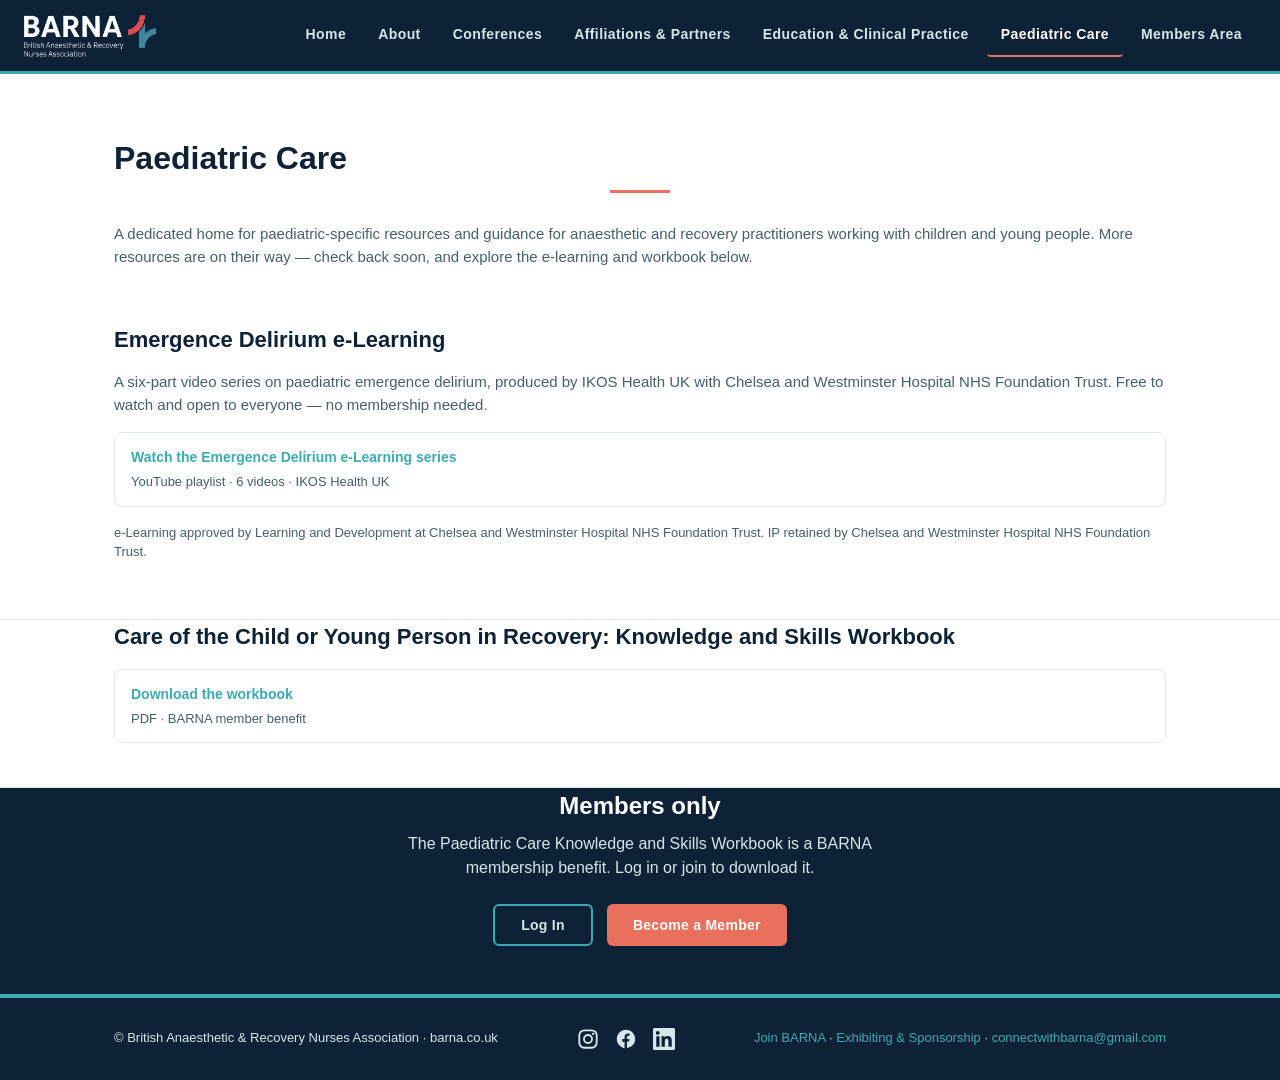
<file: paediatric.html>
<!DOCTYPE html>
<html lang="en">
<head>
<meta charset="UTF-8">
<meta name="viewport" content="width=device-width, initial-scale=1.0">
<title>Paediatric Care — BARNA</title>
<link rel="stylesheet" href="css/style.css">
<script data-memberstack-app="app_cmrummrg0005e0su88onb4fmk"
        src="https://static.memberstack.com/scripts/v2/memberstack.js"
        type="text/javascript">
</script>
</head>
<body>

<!-- ============ SHARED HEADER — paste identically at the top of every page ============ -->
<header class="site-header">
  <div class="nav-inner">
    <a class="logo-link" href="index.html">
      <img src="images/barna-logo.png" alt="BARNA — British Anaesthetic & Recovery Nurses Association">
    </a>
    <nav class="site-nav">
      <ul>
        <li><a href="index.html">Home</a></li>
        <li><a href="about.html">About</a></li>
        <li><a href="conferences.html">Conferences</a></li>
        <li><a href="affiliations.html">Affiliations &amp; Partners</a></li>
        <li><a href="education-clinical.html">Education &amp; Clinical Practice</a></li>
        <li><a href="paediatric.html" class="current">Paediatric Care</a></li>
        <li><a href="members.html">Members Area</a></li>
      </ul>
    </nav>
  </div>
</header>
<!-- ============ END SHARED HEADER ============ -->

<section style="padding-top:60px; padding-bottom:40px; min-height:20vh;">
  <div class="wrap">
    <h1 class="section-title" style="font-size:32px;">Paediatric Care</h1>
    <hr class="section-divider">
    <p style="color:#45606b; font-size:15px;">A dedicated home for paediatric-specific resources and guidance for anaesthetic and recovery practitioners working with children and young people. More resources are on their way &mdash; check back soon, and explore the e-learning and workbook below.</p>
  </div>
</section>

<!-- ============ E-LEARNING: Emergence Delirium (open to all, NOT gated) ============ -->
<!-- Shared openly by IKOS Health UK / Chelsea and Westminster, so deliberately ungated.
     Mike supplied this as a bit.ly (https://bit.ly/3QW83AZ); resolved once and linked
     direct to the YouTube playlist so the destination is visible to the reader and the
     link doesn't die if the shortener lapses. YouTube's "si" tracking parameter stripped,
     same rule as the footer social links. The approval and IP lines below are the
     wording supplied by the Trust — keep them with the link. -->
<section class="content-section" style="padding-top:0;">
  <div class="wrap">
    <h2>Emergence Delirium e-Learning</h2>
    <p style="color:#45606b; font-size:15px;">A six-part video series on paediatric emergence delirium, produced by IKOS Health UK with Chelsea and Westminster Hospital NHS Foundation Trust. Free to watch and open to everyone &mdash; no membership needed.</p>
    <ul class="doc-list">
      <li>
        <a href="https://www.youtube.com/playlist?list=PLb-XpbSSEzBvwcrtSj8i6rmS2FrS_bITM" target="_blank" rel="noopener">Watch the Emergence Delirium e-Learning series</a>
        <span class="doc-meta">YouTube playlist &middot; 6 videos &middot; IKOS Health UK</span>
      </li>
    </ul>
    <p style="color:#45606b; font-size:13px; margin-top:16px;">e-Learning approved by Learning and Development at Chelsea and Westminster Hospital NHS Foundation Trust. IP retained by Chelsea and Westminster Hospital NHS Foundation Trust.</p>
  </div>
</section>

<!-- ============ MEMBERS-ONLY DOWNLOAD: Paediatric Care workbook ============ -->
<section class="content-section" id="workbook" data-ms-content="barna-members-area" style="padding-top:0;">
  <div class="wrap">
    <h2>Care of the Child or Young Person in Recovery: Knowledge and Skills Workbook</h2>
    <ul class="doc-list">
      <li>
        <a href="assets/documents/paediatric-care/care_of_the_child_or_young_person_in_recovery_knowledge_and_skills_workbook._barna.pdf" target="_blank" rel="noopener">Download the workbook</a>
        <span class="doc-meta">PDF &middot; BARNA member benefit</span>
      </li>
    </ul>
  </div>
</section>

<section class="cta-band" data-ms-content="!barna-members-area" style="padding-top:0;">
  <div class="wrap">
    <h2>Members only</h2>
    <p style="color:var(--offwhite); max-width:520px; margin:0 auto 24px;">The Paediatric Care Knowledge and Skills Workbook is a BARNA membership benefit. Log in or join to download it.</p>
    <div class="cta-actions">
      <a href="#" data-ms-modal="login" data-ms-redirect="current-url" class="btn btn-outline">Log In</a>
      <a href="#" data-ms-modal="signup" data-ms-price:add="prc_annual-barna-membership-3y5t08ng" data-ms-redirect="current-url" class="btn btn-coral">Become a Member</a>
    </div>
  </div>
</section>

<!-- ============ SHARED FOOTER — paste identically at the bottom of every page ============ -->
<footer class="site-footer">
  <div class="wrap footer-inner">
    <div>&copy; British Anaesthetic &amp; Recovery Nurses Association &middot; barna.co.uk</div>

    <!-- Social links — icons are inline SVG so there are no extra image files
         to load and they inherit the brand colours from css/style.css -->
    <div class="footer-social">
      <a href="https://www.instagram.com/barnauknurses" target="_blank" rel="noopener" aria-label="BARNA on Instagram" title="Instagram">
        <svg viewBox="0 0 24 24" aria-hidden="true" focusable="false" fill="none" stroke="currentColor" stroke-width="2">
          <rect x="2.5" y="2.5" width="19" height="19" rx="5.5"/>
          <circle cx="12" cy="12" r="4.4"/>
          <circle cx="17.6" cy="6.4" r="1.3" fill="currentColor" stroke="none"/>
        </svg>
      </a>
      <a href="https://www.facebook.com/share/1EL6rZkJUF/" target="_blank" rel="noopener" aria-label="BARNA on Facebook" title="Facebook">
        <svg viewBox="0 0 24 24" aria-hidden="true" focusable="false" fill="currentColor">
          <path d="M22 12.06C22 6.5 17.52 2 12 2S2 6.5 2 12.06c0 5 3.66 9.15 8.44 9.94v-7.03H7.9v-2.9h2.54V9.85c0-2.51 1.49-3.9 3.77-3.9.78 0 1.63.14 1.63.14v2.46h-1.24c-1.22 0-1.6.76-1.6 1.54v1.85h2.72l-.43 2.9h-2.29v7.03C18.34 21.21 22 17.06 22 12.06Z"/>
        </svg>
      </a>
      <a href="https://www.linkedin.com/company/barna-british-anaesthetic-recovery-nurses-association/" target="_blank" rel="noopener" aria-label="BARNA on LinkedIn" title="LinkedIn">
        <svg viewBox="0 0 24 24" aria-hidden="true" focusable="false" fill="currentColor">
          <path d="M20.45 20.45h-3.56v-5.57c0-1.33-.03-3.04-1.85-3.04-1.86 0-2.14 1.45-2.14 2.94v5.67H9.35V9h3.41v1.56h.05c.47-.9 1.63-1.85 3.36-1.85 3.6 0 4.27 2.37 4.27 5.45v6.29ZM5.34 7.43a2.07 2.07 0 1 1 0-4.13 2.07 2.07 0 0 1 0 4.13Zm1.78 13.02H3.55V9h3.57v11.45ZM22.22 0H1.77C.79 0 0 .77 0 1.72v20.56C0 23.23.79 24 1.77 24h20.45c.98 0 1.78-.77 1.78-1.72V1.72C24 .77 23.2 0 22.22 0Z"/>
        </svg>
      </a>
    </div>

    <div>
      <a href="#" data-ms-modal="signup" data-ms-price:add="prc_annual-barna-membership-3y5t08ng" data-ms-redirect="current-url">Join BARNA</a> &middot;
      <!-- links straight to Adela's email for exhibition/sponsorship enquiries -->
      <a href="mailto:danciuadela@gmail.com">Exhibiting &amp; Sponsorship</a> &middot;
      <a href="mailto:connectwithbarna@gmail.com">connectwithbarna@gmail.com</a>
    </div>
  </div>
</footer>
<!-- ============ END SHARED FOOTER ============ -->

</body>
</html>
</file>
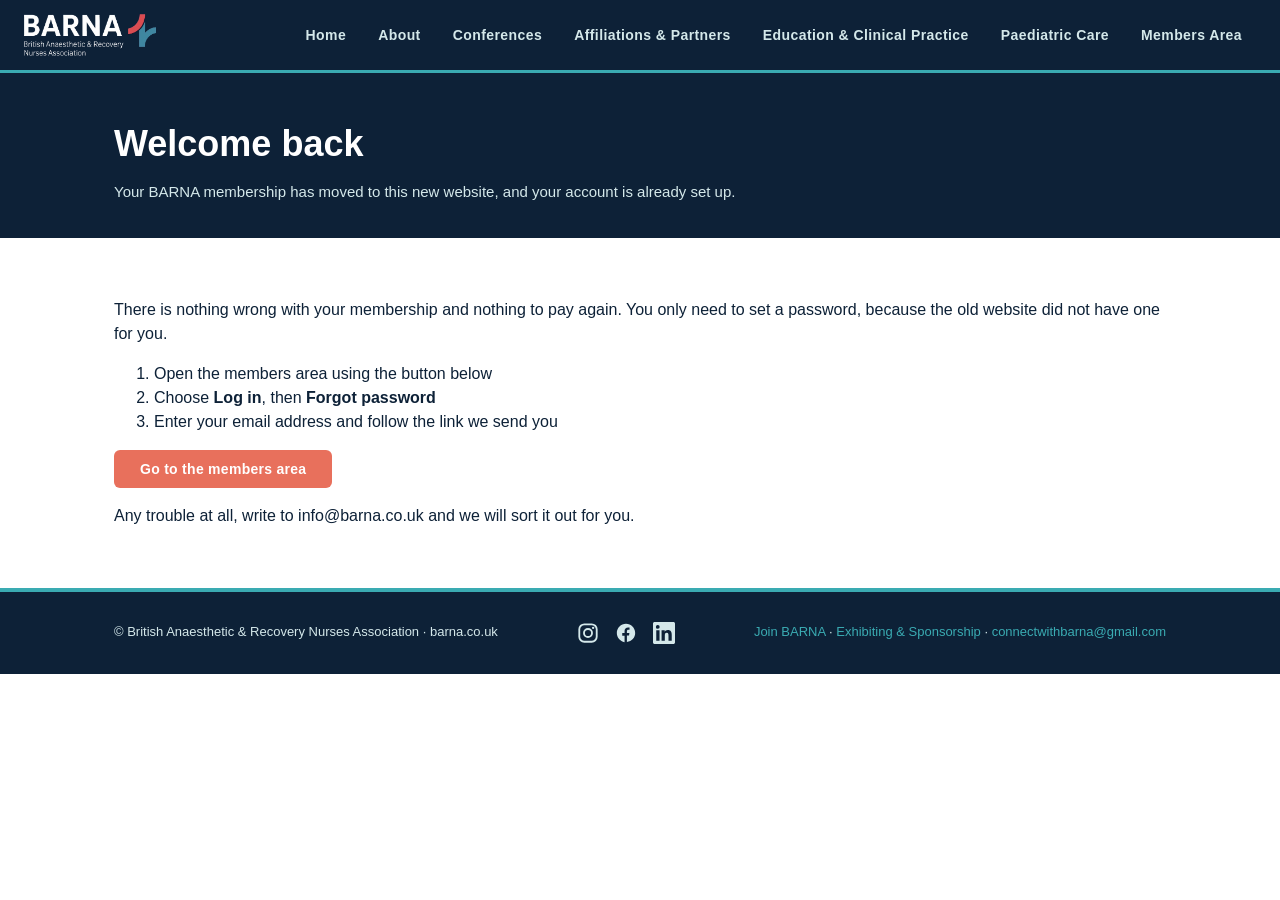
<file: welcome-back.html>
<!DOCTYPE html>
<html lang="en">
<head>
<meta charset="UTF-8">
<meta name="viewport" content="width=device-width, initial-scale=1.0">
<title>Welcome back — BARNA</title>
<!-- Not in the nav and not for search engines: this page exists only as the
     landing spot for legacy members arriving from a Memberstack email. -->
<meta name="robots" content="noindex">
<link rel="stylesheet" href="css/style.css">
<script data-memberstack-app="app_cmrummrg0005e0su88onb4fmk"
        src="https://static.memberstack.com/scripts/v2/memberstack.js"
        type="text/javascript">
</script>
</head>
<body>

<!-- ============ SHARED HEADER — paste identically at the top of every page ============ -->
<header class="site-header">
  <div class="nav-inner">
    <a class="logo-link" href="index.html">
      <img src="images/barna-logo.png" alt="BARNA — British Anaesthetic & Recovery Nurses Association">
    </a>
    <nav class="site-nav">
      <ul>
        <li><a href="index.html">Home</a></li>
        <li><a href="about.html">About</a></li>
        <li><a href="conferences.html">Conferences</a></li>
        <li><a href="affiliations.html">Affiliations &amp; Partners</a></li>
        <li><a href="education-clinical.html">Education &amp; Clinical Practice</a></li>
        <li><a href="paediatric.html">Paediatric Care</a></li>
        <li><a href="members.html">Members Area</a></li>
      </ul>
    </nav>
  </div>
</header>
<!-- ============ END SHARED HEADER ============ -->

<section class="page-header">
  <div class="wrap">
    <h1>Welcome back</h1>
    <p class="lead">Your BARNA membership has moved to this new website, and
       your account is already set up.</p>
  </div>
</section>

<section class="content-section">
  <div class="wrap">
    <p>There is nothing wrong with your membership and nothing to pay again.
       You only need to set a password, because the old website did not have
       one for you.</p>
    <ol>
      <li>Open the members area using the button below</li>
      <li>Choose <strong>Log in</strong>, then <strong>Forgot password</strong></li>
      <li>Enter your email address and follow the link we send you</li>
    </ol>
    <p><a class="btn btn-coral" href="members.html">Go to the members area</a></p>
    <p>Any trouble at all, write to
       <a href="mailto:info@barna.co.uk">info@barna.co.uk</a>
       and we will sort it out for you.</p>
  </div>
</section>

<!-- ============ SHARED FOOTER — paste identically at the bottom of every page ============ -->
<footer class="site-footer">
  <div class="wrap footer-inner">
    <div>&copy; British Anaesthetic &amp; Recovery Nurses Association &middot; barna.co.uk</div>

    <!-- Social links — icons are inline SVG so there are no extra image files
         to load and they inherit the brand colours from css/style.css -->
    <div class="footer-social">
      <a href="https://www.instagram.com/barnauknurses" target="_blank" rel="noopener" aria-label="BARNA on Instagram" title="Instagram">
        <svg viewBox="0 0 24 24" aria-hidden="true" focusable="false" fill="none" stroke="currentColor" stroke-width="2">
          <rect x="2.5" y="2.5" width="19" height="19" rx="5.5"/>
          <circle cx="12" cy="12" r="4.4"/>
          <circle cx="17.6" cy="6.4" r="1.3" fill="currentColor" stroke="none"/>
        </svg>
      </a>
      <a href="https://www.facebook.com/share/1EL6rZkJUF/" target="_blank" rel="noopener" aria-label="BARNA on Facebook" title="Facebook">
        <svg viewBox="0 0 24 24" aria-hidden="true" focusable="false" fill="currentColor">
          <path d="M22 12.06C22 6.5 17.52 2 12 2S2 6.5 2 12.06c0 5 3.66 9.15 8.44 9.94v-7.03H7.9v-2.9h2.54V9.85c0-2.51 1.49-3.9 3.77-3.9.78 0 1.63.14 1.63.14v2.46h-1.24c-1.22 0-1.6.76-1.6 1.54v1.85h2.72l-.43 2.9h-2.29v7.03C18.34 21.21 22 17.06 22 12.06Z"/>
        </svg>
      </a>
      <a href="https://www.linkedin.com/company/barna-british-anaesthetic-recovery-nurses-association/" target="_blank" rel="noopener" aria-label="BARNA on LinkedIn" title="LinkedIn">
        <svg viewBox="0 0 24 24" aria-hidden="true" focusable="false" fill="currentColor">
          <path d="M20.45 20.45h-3.56v-5.57c0-1.33-.03-3.04-1.85-3.04-1.86 0-2.14 1.45-2.14 2.94v5.67H9.35V9h3.41v1.56h.05c.47-.9 1.63-1.85 3.36-1.85 3.6 0 4.27 2.37 4.27 5.45v6.29ZM5.34 7.43a2.07 2.07 0 1 1 0-4.13 2.07 2.07 0 0 1 0 4.13Zm1.78 13.02H3.55V9h3.57v11.45ZM22.22 0H1.77C.79 0 0 .77 0 1.72v20.56C0 23.23.79 24 1.77 24h20.45c.98 0 1.78-.77 1.78-1.72V1.72C24 .77 23.2 0 22.22 0Z"/>
        </svg>
      </a>
    </div>

    <div>
      <a href="#" data-ms-modal="signup" data-ms-price:add="prc_annual-barna-membership-3y5t08ng" data-ms-redirect="current-url">Join BARNA</a> &middot;
      <!-- links straight to Adela's email for exhibition/sponsorship enquiries -->
      <a href="mailto:danciuadela@gmail.com">Exhibiting &amp; Sponsorship</a> &middot;
      <a href="mailto:connectwithbarna@gmail.com">connectwithbarna@gmail.com</a>
    </div>
  </div>
</footer>
<!-- ============ END SHARED FOOTER ============ -->

</body>
</html>
</file>
<file: css/style.css>
/* ============================================
   BARNA site — shared stylesheet
   Used by every page. Edit once here, and every
   page that links to this file updates together.
   ============================================ */

:root {
  --navy: #0D2137;
  --navy-light: #16324c;
  --teal: #3AABB2;
  --coral: #E8705C;
  --offwhite: #D4E8EA;
  --font: Calibri, "Trebuchet MS", Arial, sans-serif;
  --max-width: 1100px;
}

* { box-sizing: border-box; }

body {
  margin: 0;
  font-family: var(--font);
  background: #ffffff;
  color: var(--navy);
  line-height: 1.5;
}

img { max-width: 100%; display: block; }

a { color: inherit; text-decoration: none; }

.wrap {
  max-width: var(--max-width);
  margin: 0 auto;
  padding: 0 24px;
}

/* ---------- Top bar ---------- */
.topbar {
  background: var(--coral);
  color: #fff;
  font-size: 13px;
  letter-spacing: 0.06em;
  text-align: center;
  padding: 6px 12px;
}

/* ---------- Header / nav ---------- */
header.site-header {
  background: var(--navy);
  border-bottom: 3px solid var(--teal);
}

.nav-inner {
  display: flex;
  align-items: center;
  justify-content: space-between;
  flex-wrap: wrap;
  gap: 16px;
  padding: 14px 24px;
}

.logo-link img { height: 42px; width: auto; }

nav.site-nav ul {
  list-style: none;
  display: flex;
  flex-wrap: wrap;
  gap: 4px;
  margin: 0;
  padding: 0;
}

nav.site-nav a {
  display: inline-block;
  color: var(--offwhite);
  font-weight: bold;
  font-size: 14px;
  letter-spacing: 0.03em;
  padding: 10px 14px;
  border-radius: 4px;
  transition: background 0.15s ease;
}

nav.site-nav a:hover,
nav.site-nark a:focus-visible {
  background: rgba(255,255,255,0.1);
}

nav.site-nav a.current {
  color: #fff;
  border-bottom: 2px solid var(--coral);
}

/* ---------- Buttons ---------- */
.btn {
  display: inline-flex;
  align-items: center;
  justify-content: center;
  line-height: 1;
  padding: 12px 26px;
  border-radius: 6px;
  font-weight: bold;
  font-size: 14px;
  letter-spacing: 0.02em;
  border: none;
  cursor: pointer;
}
.btn-coral { background: var(--coral); color: #fff; }
.btn-teal  { background: var(--teal);  color: #fff; }
.btn-outline {
  background: transparent;
  color: var(--offwhite);
  border: 2px solid var(--teal);
}
.btn:hover { filter: brightness(1.08); }

/* ---------- Hero ---------- */
.hero {
  position: relative;
  background: var(--navy);
  color: #fff;
  padding: 70px 0 60px;
  overflow: hidden;
}
.hero::before {
  content: "";
  position: absolute;
  inset: 0;
  background: url("../images/skyline.jpg") center / cover;
  opacity: 0.18;
  filter: grayscale(60%) saturate(70%);
}
.hero .wrap { position: relative; z-index: 1; }
.hero-eyebrow {
  color: var(--teal);
  font-weight: bold;
  letter-spacing: 0.12em;
  font-size: 13px;
  margin-bottom: 10px;
}
.hero h1 {
  font-size: clamp(28px, 4vw, 44px);
  margin: 0 0 14px;
}
.hero p.lead {
  color: var(--offwhite);
  max-width: 640px;
  font-size: 17px;
  margin: 0 0 26px;
}
.hero .hero-actions { display: flex; gap: 12px; flex-wrap: wrap; }

/* ---------- Notices ---------- */
.notices {
  background: #F7FAFB;
  padding: 36px 0;
  border-bottom: 1px solid #e2e8ea;
}
.notice-card {
  background: var(--navy);
  color: #fff;
  border-radius: 8px;
  padding: 22px 26px;
  display: flex;
  justify-content: space-between;
  align-items: center;
  flex-wrap: wrap;
  gap: 16px;
}
.notice-card .label {
  color: var(--teal);
  font-weight: bold;
  font-size: 12px;
  letter-spacing: 0.1em;
  margin-bottom: 6px;
}
.notice-card > div > h3 { margin: 0 0 6px; font-size: 19px; color: #fff; }
.notice-card p { margin: 0; color: var(--offwhite); font-size: 14px; }

/* ---------- Section basics ---------- */
section { padding: 56px 0; }
.section-title {
  font-size: 26px;
  margin: 0 0 8px;
  color: var(--navy);
}
.section-divider {
  width: 60px;
  height: 3px;
  background: var(--coral);
  margin-bottom: 30px;
  border: none;
}

/* ---------- Stats ---------- */
.stats-grid {
  display: grid;
  grid-template-columns: repeat(4, 1fr);
  gap: 20px;
}
.stat-card {
  background: #F2F7F8;
  border-radius: 8px;
  padding: 22px;
  text-align: center;
}
.stat-card .big { font-size: 30px; font-weight: bold; color: var(--teal); }
.stat-card .small { font-size: 13px; color: var(--navy); margin-top: 4px; }

/* ---------- Resource / download cards ---------- */
.resource-grid {
  display: grid;
  grid-template-columns: repeat(auto-fit, minmax(220px, 1fr));
  gap: 20px;
}
.resource-card {
  border: 1px solid #e2e8ea;
  border-radius: 8px;
  padding: 22px;
}
/* Latest guidance: three per row, with a short last row centred rather
   than left hanging (5 cards = 3 + 2). Steps down to 2, then 1. */
.resource-grid.guidance-grid {
  display: flex;
  flex-wrap: wrap;
  justify-content: center;
}
.guidance-grid .resource-card { flex: 0 1 calc((100% - 40px) / 3); box-sizing: border-box; }
@media (max-width: 900px) {
  .guidance-grid .resource-card { flex-basis: calc((100% - 20px) / 2); }
}
@media (max-width: 560px) {
  .guidance-grid .resource-card { flex-basis: 100%; }
}
.resource-card h4 { margin: 0 0 8px; }
.resource-card p { color: #45606b; font-size: 14px; margin: 0 0 16px; }

/* ---------- CTA band ---------- */
.cta-band {
  background: var(--navy);
  color: #fff;
  text-align: center;
  padding: 48px 0;
}
.cta-band h2 { margin: 0 0 8px; }
.cta-price { font-size: 20px; font-weight: bold; color: var(--offwhite); margin: 0 0 24px; }

/* ---------- Webinar shared bits (Members Area) ---------- */
.webinar-date {
  color: var(--teal);
  font-weight: bold;
  font-size: 12px;
  letter-spacing: 0.05em;
  text-transform: uppercase;
}
.webinar-speaker { color: var(--navy); font-size: 13px; font-weight: bold; margin: 0 0 6px; }
.webinar-links { margin-top: 8px; }
.webinar-links a { color: var(--teal); font-weight: bold; font-size: 14px; margin-right: 20px; }

/* ---------- Webinar recordings & resources (things you can watch/download) ---------- */
.recording-list {
  list-style: none;
  padding: 0;
  margin: 18px 0 0;
  display: grid;
  gap: 10px;
}
.recording-list li {
  border: 1px solid #e2e8ea;
  border-radius: 8px;
  padding: 14px 16px;
  font-size: 15px;
  color: var(--navy);
}
.recording-list .recording-speaker {
  display: block;
  color: #45606b;
  font-size: 13px;
  margin-top: 2px;
}
/* Short silent clips shown inline under a recording (e.g. animations from a talk) */
.webinar-videos {
  display: grid;
  grid-template-columns: repeat(auto-fit, minmax(240px, 1fr));
  gap: 12px;
  margin-top: 12px;
}
.webinar-videos figure { margin: 0; }
.webinar-videos video { width: 100%; height: auto; border-radius: 6px; display: block; background: var(--navy); }
.webinar-videos figcaption { color: #45606b; font-size: 13px; margin-top: 4px; }

/* ---------- Past webinar archive (collapsed by default to keep the page short) ---------- */
.webinar-archive {
  display: grid;
  gap: 8px;
  margin-top: 18px;
}
.webinar-archive details {
  border: 1px solid #e2e8ea;
  border-radius: 8px;
  padding: 0 16px;
}
.webinar-archive summary {
  cursor: pointer;
  padding: 12px 0;
  color: var(--navy);
  font-size: 15px;
  font-weight: bold;
}
.webinar-archive summary .webinar-date { display: block; margin-bottom: 3px; }
.webinar-archive .archive-tag {
  display: inline-block;
  background: var(--teal);
  color: #fff;
  font-size: 11px;
  font-weight: bold;
  letter-spacing: 0.03em;
  padding: 2px 9px;
  border-radius: 999px;
  margin-left: 6px;
  white-space: nowrap;
}
.webinar-archive .archive-body { padding: 0 0 14px; }
.webinar-archive .archive-body p { color: #45606b; font-size: 14px; margin: 0; }
.cta-benefits {
  list-style: none;
  display: inline-block;
  text-align: left;
  padding: 0;
  margin: 0 0 30px;
}
.cta-benefits li {
  position: relative;
  padding-left: 24px;
  margin-bottom: 10px;
  color: var(--offwhite);
  font-size: 15px;
}
.cta-benefits li::before {
  content: "✓";
  position: absolute;
  left: 0;
  color: var(--teal);
  font-weight: bold;
}
.cta-actions { display: flex; justify-content: center; gap: 14px; flex-wrap: wrap; }
.cta-student { margin: 0 0 22px; font-size: 15px; color: var(--offwhite); }
.cta-student a { color: var(--teal); font-weight: bold; }

.promo-code-line { margin: 0 0 24px; font-size: 15px; color: var(--offwhite); }
.promo-code {
  display: inline-block;
  background: var(--teal);
  color: var(--navy);
  font-weight: bold;
  letter-spacing: 0.04em;
  padding: 3px 10px;
  border-radius: 6px;
  margin: 0 2px;
}

/* ---------- Content pages (About / Education & Clinical Practice) ---------- */
.page-header {
  background: var(--navy);
  color: #fff;
  padding: 44px 0 34px;
}
.page-header h1 { margin: 0 0 10px; font-size: clamp(26px, 3.4vw, 36px); }
.page-header p.lead { color: var(--offwhite); max-width: 640px; margin: 0; font-size: 15px; }
.header-login { margin: 20px 0 0; text-align: center; }

.jump-nav {
  display: flex;
  flex-wrap: wrap;
  gap: 8px;
  margin-top: 22px;
  padding: 0;
  list-style: none;
}
.jump-nav a {
  display: inline-block;
  font-size: 13px;
  font-weight: bold;
  padding: 7px 14px;
  border-radius: 999px;
  border: 1px solid var(--teal);
  color: var(--offwhite);
}
.jump-nav a:hover { background: rgba(255,255,255,0.1); }

.content-section { padding: 44px 0; border-bottom: 1px solid #e2e8ea; }
.content-section:last-of-type { border-bottom: none; }
.content-section h2 { font-size: 22px; margin: 0 0 6px; color: var(--navy); }
.content-section h3 { font-size: 17px; margin: 28px 0 6px; color: var(--navy); }
.content-section > p { color: #45606b; font-size: 15px; max-width: 720px; }

.aims-list, .doc-list, .affiliation-list {
  list-style: none;
  padding: 0;
  margin: 16px 0 0;
  display: grid;
  gap: 10px;
}
.aims-list li, .doc-list li, .affiliation-list li {
  border: 1px solid #e2e8ea;
  border-radius: 8px;
  padding: 14px 16px;
  font-size: 14px;
  color: var(--navy);
}
.doc-list li a, .affiliation-list li a { color: var(--teal); font-weight: bold; }
.doc-list .doc-meta, .affiliation-list .affil-meta { display: block; color: #45606b; font-size: 13px; margin-top: 4px; }

.affiliation-list li { display: flex; align-items: flex-start; gap: 14px; }
.affil-badge {
  flex: none;
  width: 60px;
  height: 42px;
  border-radius: 6px;
  background: var(--navy);
  color: var(--offwhite);
  display: flex;
  align-items: center;
  justify-content: center;
  text-align: center;
  font-weight: bold;
  font-size: 12px;
  letter-spacing: 0.01em;
  line-height: 1.1;
}
.affil-body { flex: 1; }

@media (max-width: 480px) {
  .affil-badge { width: 48px; height: 36px; font-size: 11px; }
}
.affil-badge--logo {
  width: auto;
  max-width: 140px;
  background: #fff;
  border: 1px solid #e2e8ea;
  padding: 6px 10px;
}
.affil-badge--logo img { width: auto; max-width: 100%; max-height: 100%; object-fit: contain; }

.team-grid {
  display: grid;
  grid-template-columns: repeat(3, 1fr);
  gap: 4px 24px;
  margin-top: 18px;
  list-style: none;
  padding: 0;
}
.team-grid li {
  font-size: 14px;
  padding: 9px 0;
  border-bottom: 1px solid #eef2f3;
}
.team-grid .role { display: block; color: #45606b; font-size: 13px; margin-top: 2px; }

table.data-table { width: 100%; border-collapse: collapse; margin-top: 18px; font-size: 14px; }
table.data-table th, table.data-table td { text-align: left; padding: 10px 12px; border-bottom: 1px solid #e2e8ea; }
table.data-table th {
  color: var(--navy);
  font-size: 12px;
  letter-spacing: 0.05em;
  text-transform: uppercase;
}

.faq-item {
  border: 1px solid #e2e8ea;
  border-radius: 8px;
  margin-top: 12px;
  padding: 4px 16px;
}
.faq-item summary { cursor: pointer; font-weight: bold; padding: 12px 0; color: var(--navy); }
.faq-item p { margin: 0 0 14px; }

.needs-content {
  display: inline-block;
  background: #FFF3D6;
  border: 1px solid #E8C468;
  color: #7A5B12;
  font-size: 12px;
  font-weight: bold;
  letter-spacing: 0.03em;
  padding: 3px 10px;
  border-radius: 999px;
  margin: 10px 0 0;
}

@media (max-width: 720px) {
  .team-grid { grid-template-columns: 1fr 1fr; }
}
@media (max-width: 480px) {
  .team-grid { grid-template-columns: 1fr; }
}

/* ---------- Footer ---------- */
footer.site-footer {
  background: var(--navy);
  border-top: 4px solid var(--teal);
  color: var(--offwhite);
  padding: 30px 0;
  font-size: 13px;
}
.footer-inner {
  display: flex;
  justify-content: space-between;
  flex-wrap: wrap;
  gap: 10px;
}
.footer-inner a { color: var(--teal); }

/* Social icons — inline SVG, so they take their colour from the link */
.footer-social {
  display: flex;
  align-items: center;
  gap: 16px;
}
.footer-social a {
  display: inline-flex;
  line-height: 0;
  color: var(--offwhite);
  transition: color .15s ease, transform .15s ease;
}
.footer-social a:hover,
.footer-social a:focus-visible {
  color: var(--coral);
  transform: translateY(-2px);
}
.footer-social svg {
  width: 22px;
  height: 22px;
}

/* Conference photo galleries — conferences.html.
   Images are pre-cropped to a consistent width on export, so the grid only
   needs to hold them to one aspect ratio to keep the rows tidy. */
.photo-grid {
  display: grid;
  grid-template-columns: repeat(auto-fill, minmax(230px, 1fr));
  gap: 10px;
  margin-top: 18px;
}
.photo-grid img {
  display: block;
  width: 100%;
  aspect-ratio: 4 / 3;
  object-fit: cover;
  border-radius: 8px;
}
.photo-credit {
  font-size: 13px;
  color: #45606b;
  margin-top: 10px;
}

/* ---------- Responsive ---------- */
@media (max-width: 720px) {
  .stats-grid { grid-template-columns: 1fr 1fr; }
  .nav-inner { flex-direction: column; align-items: flex-start; }
  .photo-grid { grid-template-columns: 1fr 1fr; }
}
@media (max-width: 480px) {
  .stats-grid { grid-template-columns: 1fr; }
  .photo-grid { grid-template-columns: 1fr; }
}
</file>
